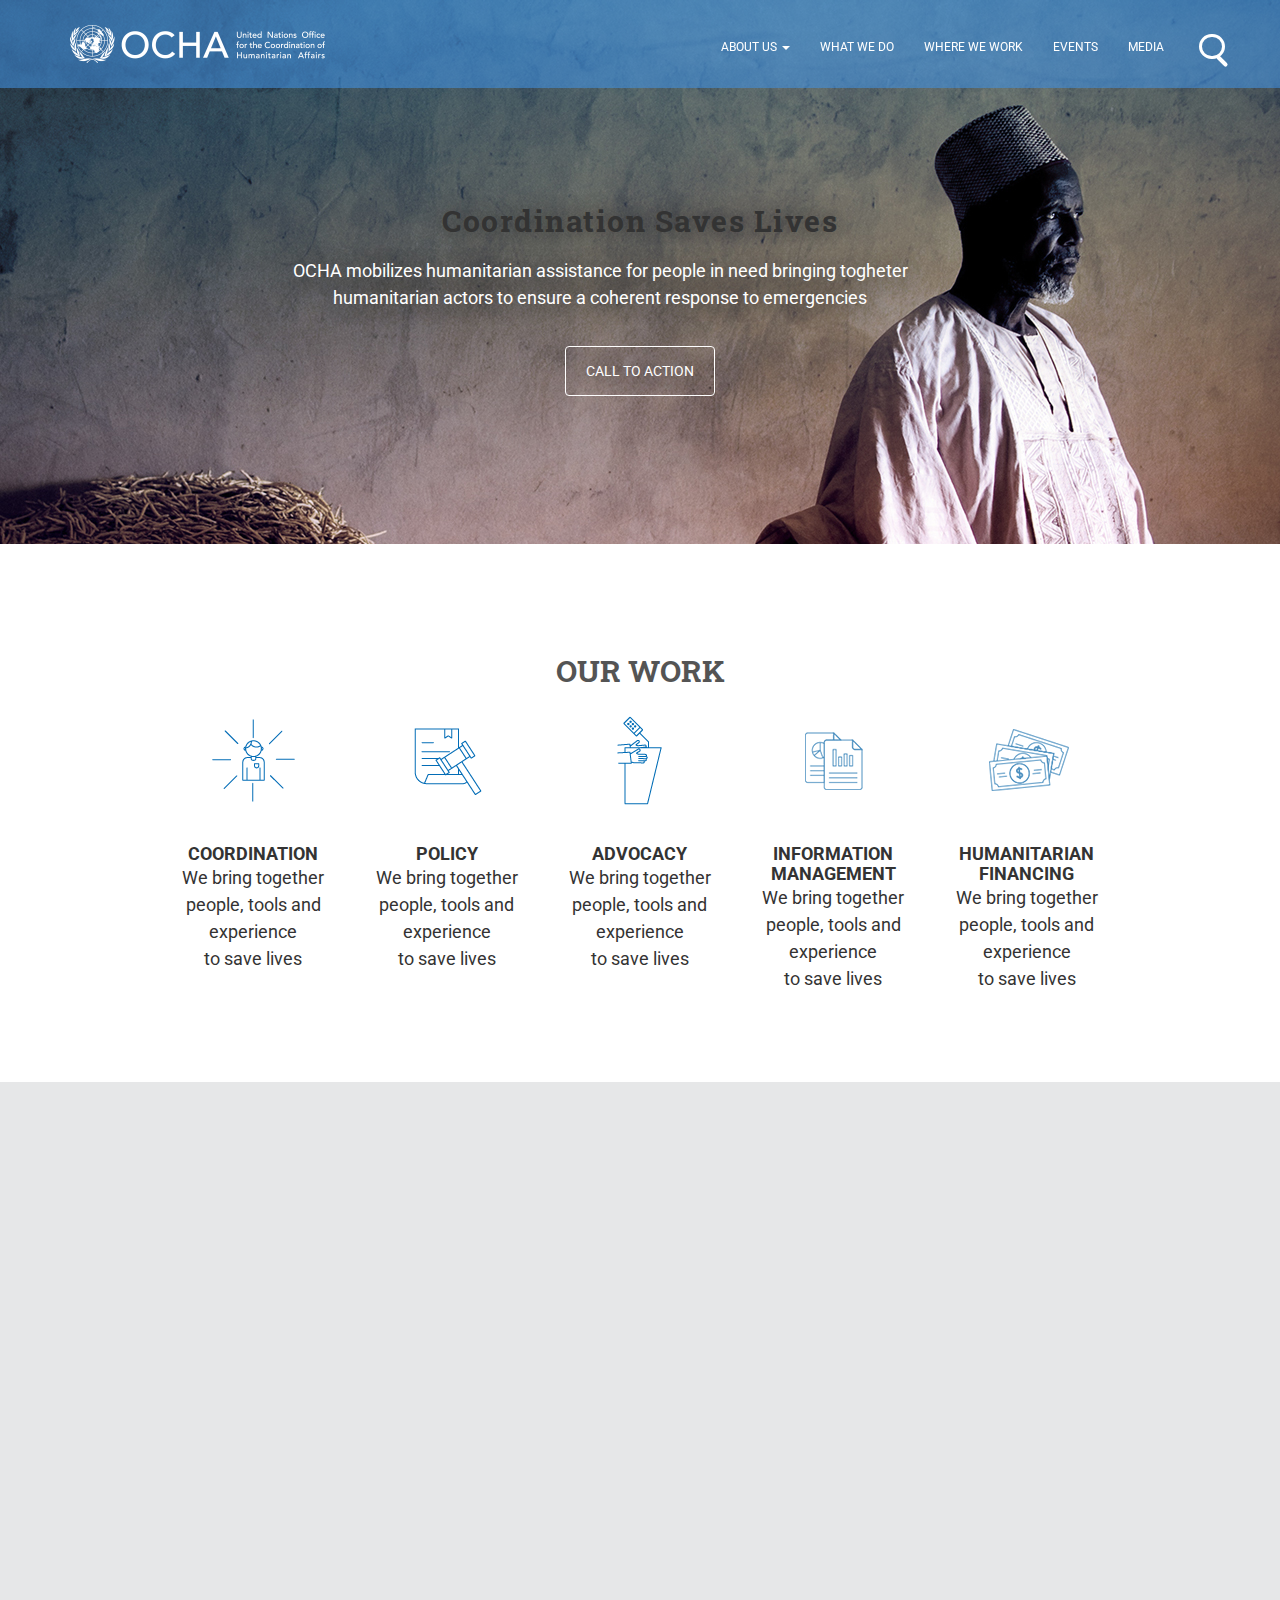
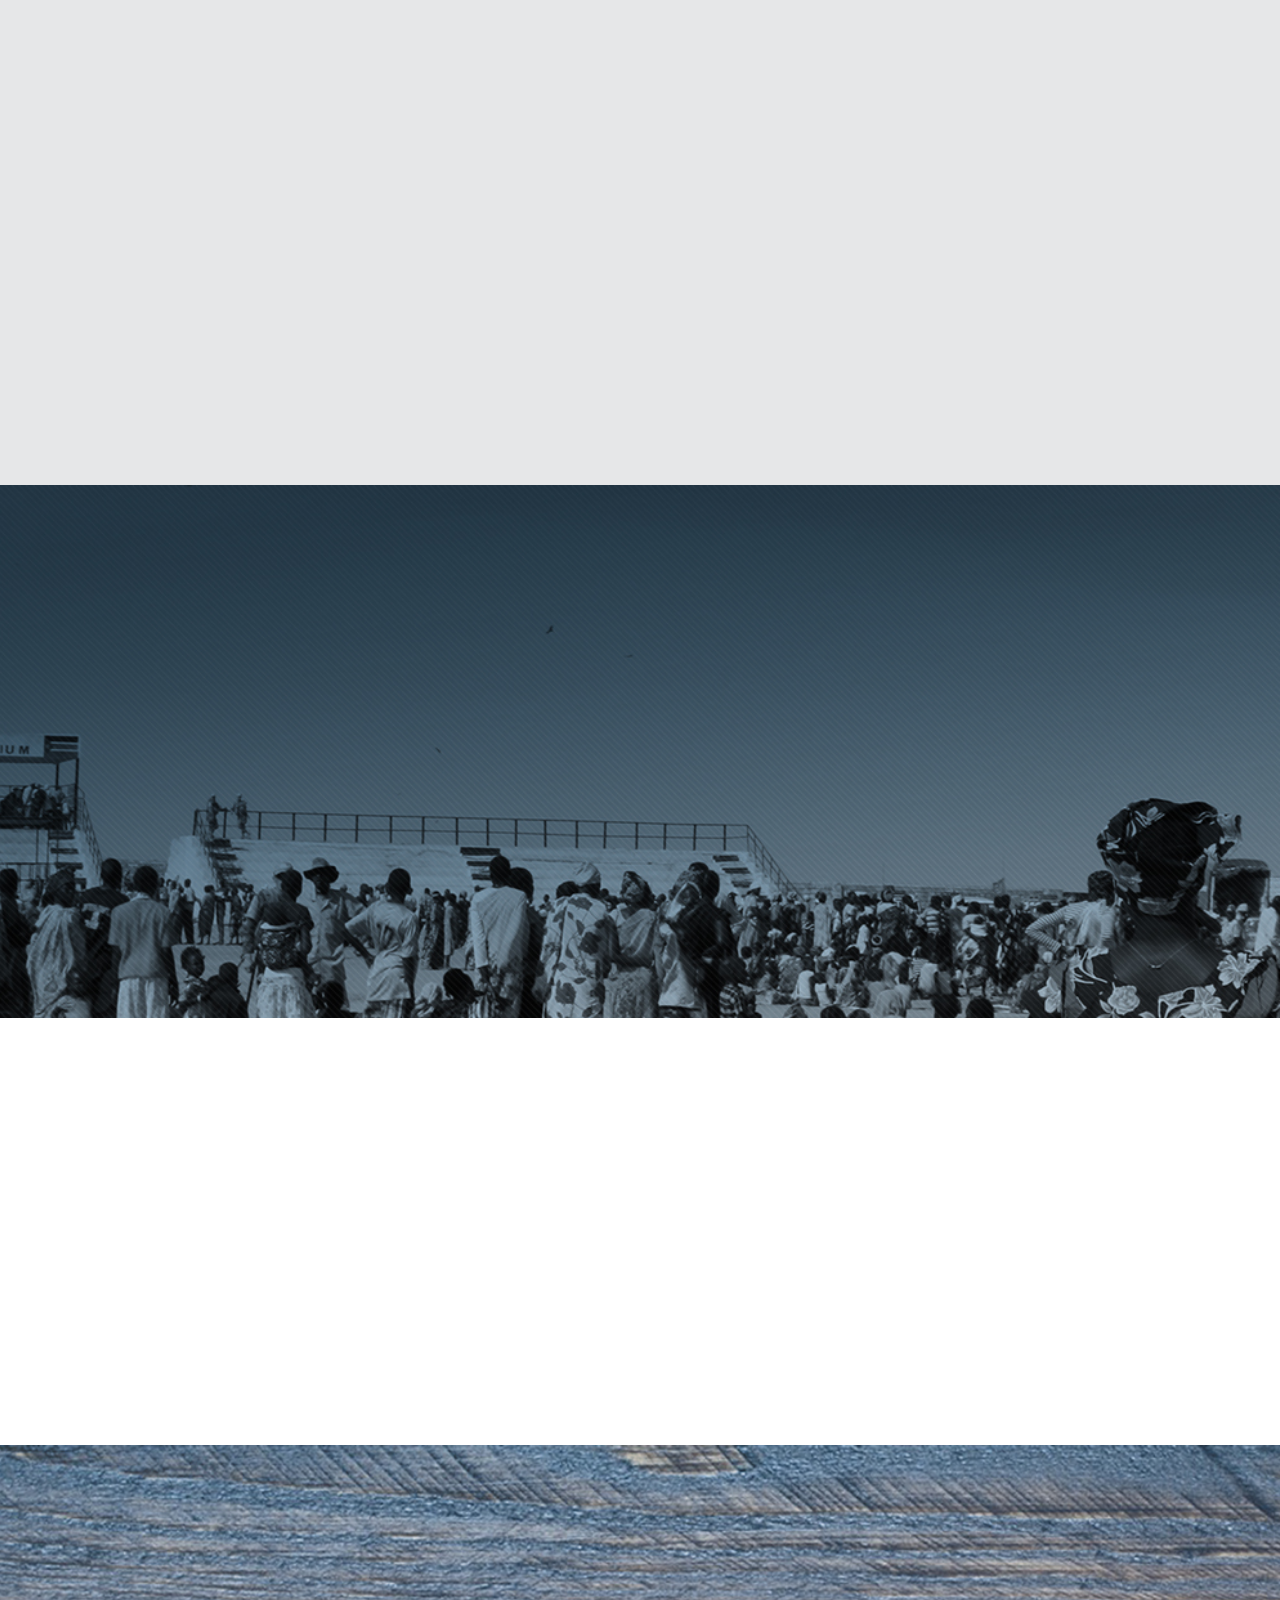
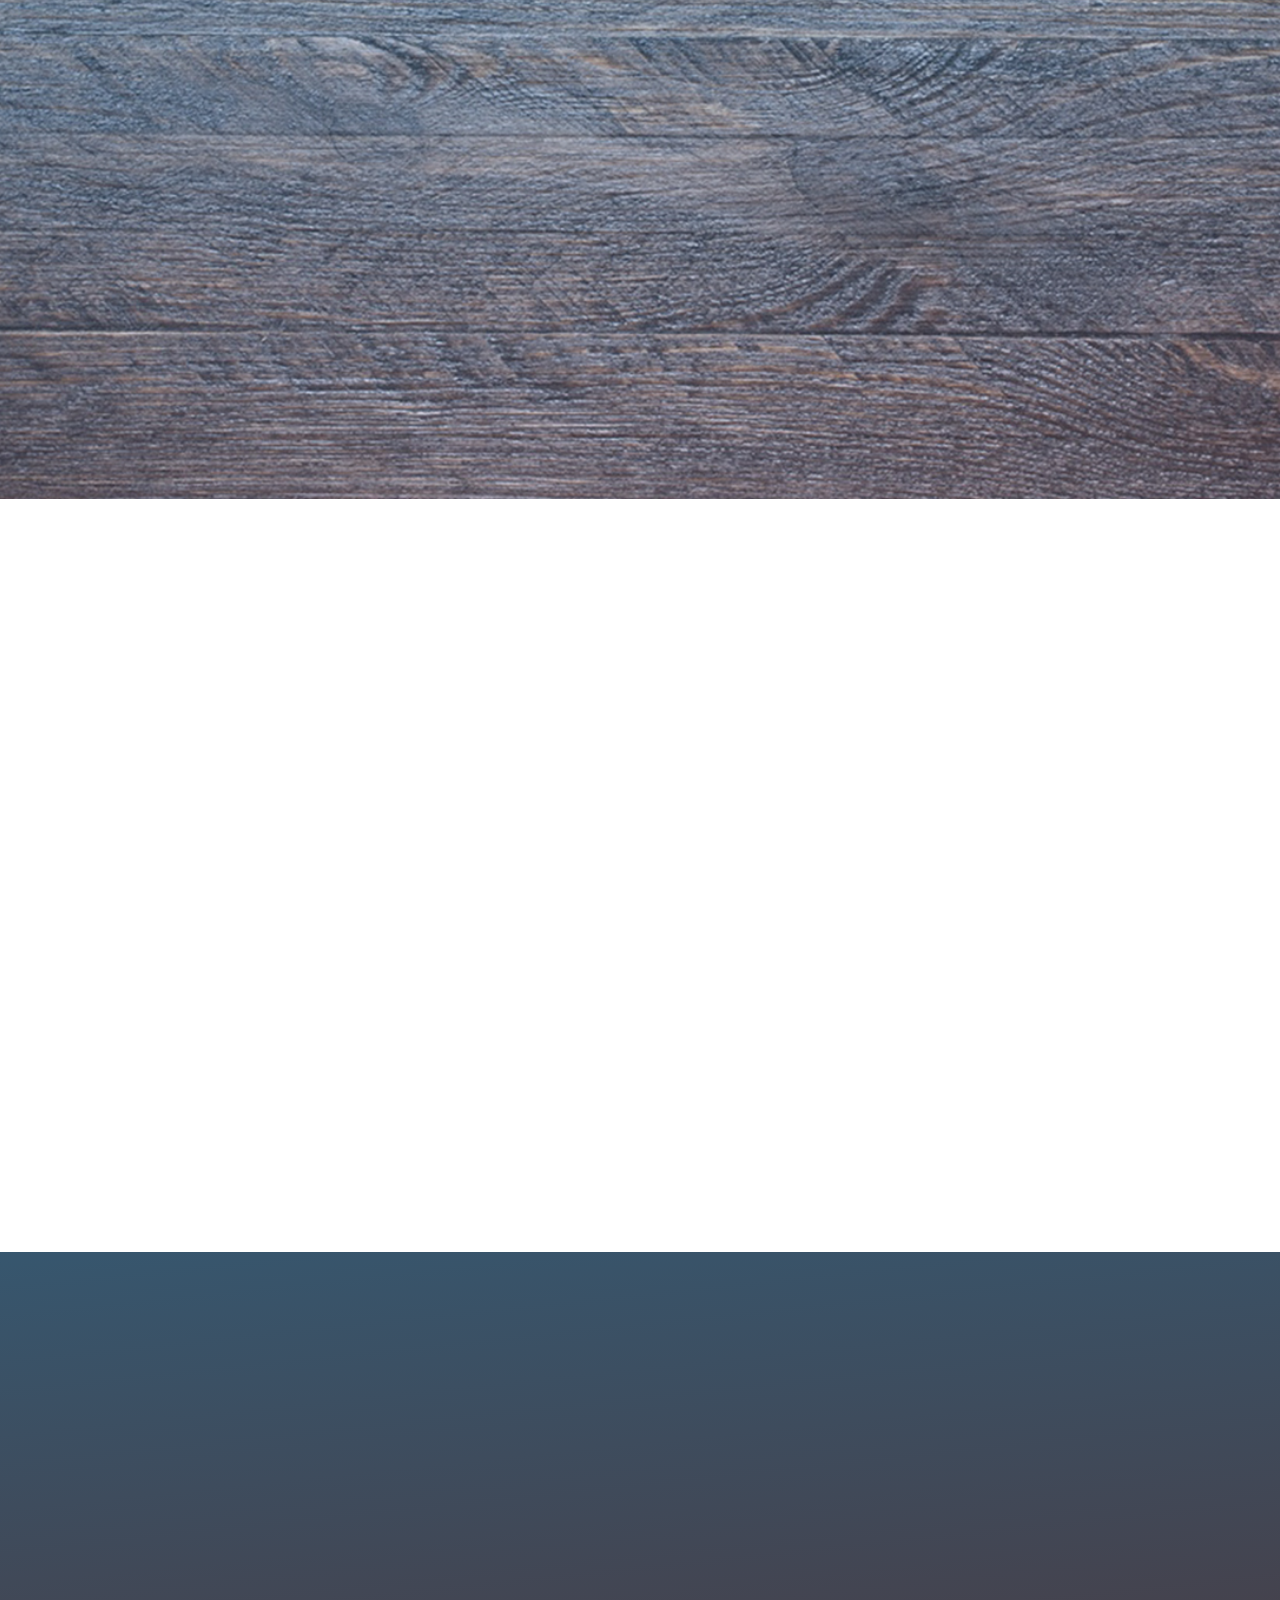
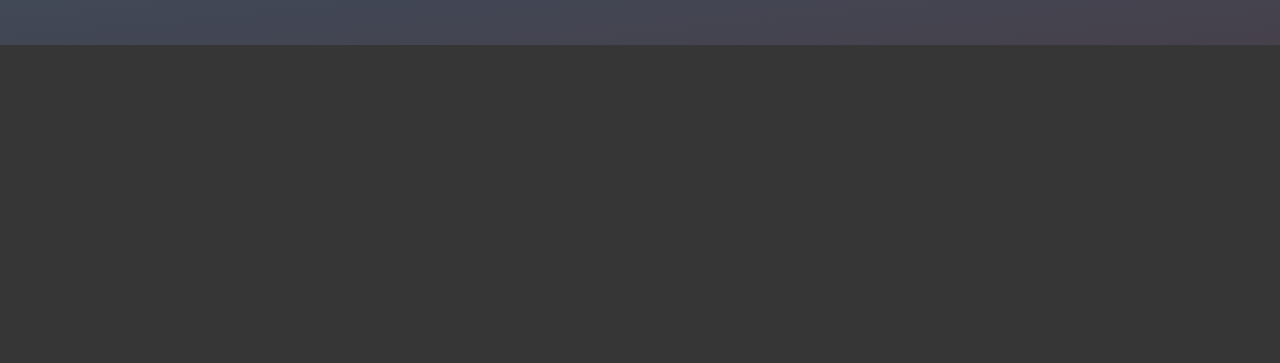
<file: index.html>
<!DOCTYPE html>
<html lang="en">

<head>
    <meta charset="utf-8">
    <meta name="viewport" content="width=device-width, initial-scale=1.0">
    <!-- Bootstrap CSS -->
    <link rel="stylesheet" media="screen" href="https://cdnjs.cloudflare.com/ajax/libs/twitter-bootstrap/3.3.6/css/bootstrap.min.css">
    <!-- Animate CSS -->
    <link rel="stylesheet" media="screen" href="css/animate.css">
    <!-- Custom CSS -->
    <link rel="stylesheet" media="screen" href="css/style.css">
    <!-- Fonts -->
    <link href="https://fonts.googleapis.com/css?family=Roboto+Slab:300,400,700|Roboto:400,400i,700" rel="stylesheet">
    <link href="https://fonts.googleapis.com/css?family=Crimson+Text:400i" rel="stylesheet">
    <link href="https://maxcdn.bootstrapcdn.com/font-awesome/4.2.0/css/font-awesome.min.css" rel="stylesheet">
    <title>United Nations OCHA</title>


</head>

<body>


    <!--NAV-->
    <nav class="navbar navbar-default navbar-fixed-top">
        <div class="container">
            <div class="navbar-header">
                <button type="button" class="navbar-toggle collapsed" data-toggle="collapse" data-target="#navbar" aria-expanded="false" aria-controls="navbar">
                    <span class="sr-only">Toggle navigation</span>
                    <span class="icon-bar top-bar"></span>
                    <span class="icon-bar middle-bar"></span>
                    <span class="icon-bar bottom-bar"></span>
                </button>
                <a class="navbar-brand" href="index.html"><img src="img/ocha_logo.png"></a>
            </div>
            <div id="navbar" class="navbar-collapse collapse">
                <ul class="nav navbar-nav navbar-right">
                    <li class="dropdown">
                        <a href="#" class="dropdown-toggle" data-toggle="dropdown" role="button" aria-haspopup="true" aria-expanded="false"><span>ABOUT US</span> <i class="caret"></i></a>
                        <ul class="dropdown-menu">
                            <li><a href="#">WHO WE ARE</a></li>
                            <li><a href="#">HOW ARE WE FOUNDED</a></li>
                            <li><a href="work-with-us.html">WORK WITH US</a></li>
                        </ul>
                    </li>
                    <li><a href="#"><span>WHAT WE DO</span></a></li>
                    <li><a href="#"><span>WHERE WE WORK</span></a></li>
                    <li><a href="#"><span>EVENTS</span></a></li>
                    <li><a href="#"><span>MEDIA</span></a></li>
                    <li>
                        <div class="search-container">
                            <div class="expSearchBox">
                                <div class="expSearchFrom">
                                    <input id="field" type="text" placeholder="Search here" />
                                    <div class="close">
                                        <span class="front"></span>
                                        <span class="back"></span>
                                    </div>
                                </div>
                            </div>
                        </div>
                    </li>





                </ul>
            </div>
            <!--/.nav-collapse -->
        </div>
    </nav>
    <!--HERO-->
    <div class="container-fluid ">
        <div class="row hero-img ">
            <div class="col-md-12 ">
                <div class="hero-content wow fadeInUp">
                    <h1>Coordination Saves Lives</h1>
                    <p>OCHA mobilizes humanitarian assistance for people in need bringing togheter humanitarian actors to ensure a coherent response to emergencies</p>
                    <a class="btn btn-white">CALL TO ACTION</a>
                </div>
            </div>
        </div>
    </div>
    <!--INTRO-->
    <div class="container padding-block">
        <div class="row wow fadeInUp">
            <div class="col-md-12">
                <h2 class="section-title" id="target">OUR WORK</h2>
            </div>
        </div>
        <div class="row wow fadeInUp">
            <div class="col-md-2 col-md-offset-1">
                <div class="intro">
                    <img class="img-responsive center-block" src="img/coordination_icon.png">

                    <h4>COORDINATION</h4>
                    <p>We bring together people, tools and experience to save lives</p>
                </div>
            </div>
            <div class="col-md-2">
                <div class="intro">
                    <img class="img-responsive center-block" src="img/policy_icon.png">

                    <h4>POLICY</h4>
                    <p>We bring together people, tools and experience to save lives</p>
                </div>
            </div>
            <div class="col-md-2">
                <div class="intro">
                    <img class="img-responsive center-block" src="img/advocacy_icon.png">

                    <h4>ADVOCACY</h4>
                    <p>We bring together people, tools and experience to save lives</p>
                </div>
            </div>
            <div class="col-md-2">
                <div class="intro">
                    <img class="img-responsive center-block" src="img/im_icon.png">

                    <h4>INFORMATION MANAGEMENT</h4>
                    <p>We bring together people, tools and experience to save lives</p>
                </div>
            </div>
            <div class="col-md-2">
                <div class="intro">
                    <img class="img-responsive center-block" src="img/financing_icon.png">

                    <h4>HUMANITARIAN FINANCING</h4>
                    <p>We bring together people, tools and experience to save lives</p>
                </div>
            </div>
        </div>

    </div>
    <!--NEWS-->
    <div class="container-fluid grey-bk padding-block">
        <div class="container">
            <div class="row wow fadeInUp">
                <div class="col-md-12">
                    <h2 class="section-title">NEWS AND UPDATES</h2>
                </div>
            </div>
            <div class="row wow fadeInUp ">
                <div class="col-md-4 col-sm-6 margin40-top-bottom news-thumbnail">
                    <a href="#">
                        <img class="img-responsive margin20-bottom" src="img/news1.jpg" />
                    </a>
                    <div><small class="grey">19 JUNE2016</small></div>
                    <h3><a href="#">This is the title</a></h3>
                    <p>Lorem ipsum dolor sit amet, consectetur adipisicing elit. Autem voluptate, iste minus veritatis eius voluptatem quas culpa distinctio ipsa voluptates obcaecati quaerat inventore beatae perferendis modi! Expedita rem ex explicabo.</p><a class="btn">read more</a>
                </div>
                <div class="col-md-4  col-sm-6 margin40-top-bottom news-thumbnail">
                    <a href="#">
                        <img class="img-responsive margin20-bottom" src="img/news2.jpg" />
                    </a>
                    <div><small class="grey">19 JUNE2016</small></div>
                    <h3><a href="#">This is the title</a></h3>
                    <p>Lorem ipsum dolor sit amet, consectetur adipisicing elit. Autem voluptate, iste minus veritatis eius voluptatem quas culpa distinctio ipsa voluptates obcaecati quaerat inventore beatae perferendis modi! Expedita rem ex explicabo.</p><a class="btn">read more</a>
                </div>
                <div class="col-md-4  col-sm-6 margin40-top-bottom news-thumbnail">
                    <a href="#">
                        <img class="img-responsive margin20-bottom" src="img/news3.jpg" />
                    </a>
                    <div><small class="grey">19 JUNE2016</small></div>
                    <h3><a href="#">This is the title</a></h3>
                    <p>Lorem ipsum dolor sit amet, consectetur adipisicing elit. Autem voluptate, iste minus veritatis eius voluptatem quas culpa distinctio ipsa voluptates obcaecati quaerat inventore beatae perferendis modi! Expedita rem ex explicabo.</p> <a class="btn">read more</a>
                </div>
            </div>

        </div>



    </div>
    <!--CRISIS-->
    <div class="container-fluid crisis-bk padding-block">
        <div class="row wow fadeInUp">
            <div class="col-md-12">
                <h2 class="section-title white no-margin no-padding">CURRENT EMERGENCIES</h2>
            </div>
        </div>
        <div class="container padding-block">

            <div class="row wow fadeInUp white text-center ">
                <div class="col-md-2 navigation-crisis">
                    <div class="center-vertically navigation-crisis-arrow wow fadeInUp center-block">
                        <span class="glyphicon glyphicon-menu-left" aria-hidden="true"></span>
                    </div>
                </div>
                <div class="col-md-2">
                    <div class="center-vertically crisis-item center-block">
                        <div>IRAQ</div>
                    </div>
                </div>
                <div class="col-md-2">
                    <div class="center-vertically crisis-item center-block">
                        <div>SOUTH SUDAN</div>
                    </div>
                </div>
                <div class="col-md-2">
                    <div class="center-vertically crisis-item center-block">
                        <div>SYRIA</div>
                    </div>
                </div>
                <div class="col-md-2">
                    <div class="center-vertically crisis-item center-block">
                        <div>YEMEN</div>
                    </div>
                </div>
                <div class="col-md-2 navigation-crisis">
                    <div class="center-vertically navigation-crisis-arrow wow fadeInUp center-block">
                        <span class="glyphicon glyphicon-menu-right" aria-hidden="true"></span>
                    </div>
                </div>
            </div>

        </div>
    </div>
    <!--TWITTER FEED-->
    <div class="container padding-block">
        <div class="row wow fadeInUp">
            <div class="col-md-12 margin40-top-bottom">
                <img class="img-responsive center-block" src="img/twitter.png" alt="@UNOCHA">

                <blockquote class="text-center">
                    <p class="center-block">Millions of children are not in school & 100s of hospitals are not functioning </p>
                    <footer>J. McGoldrick, <cite title="Source Title">@UNOCHA #Yemen.</cite></footer>
                </blockquote>
            </div>
        </div>
    </div>
    <!--MEDIA AND VACANCIES-->
    <div class="container-fluid media-bk">
        <div class="container padding-block">
            <div class="row wow fadeInUp grey-bk padding40 transparent border-radius">
                <div class="col-md-5">
                    <h3>MEDIA CENTER</h3>
                    <div class="row wow fadeInUp text-center margin20-top-bottom">
                        <div class="col-md-3 col-xs-6">
                            <a href=""><img class="light-blue-bk" src="img/photos.png">
                                <h5>PHOTOS</h5></a>
                        </div>
                        <div class="col-md-3 col-xs-6">
                            <a href=""><img class="light-blue-bk" src="img/video.png">
                                <h5>VIDEOS</h5></a>
                        </div>
                        <div class="col-md-3 col-xs-6">
                            <a href=""><img class="light-blue-bk" src="img/report.png">
                                <h5>PRESS RELEASES</h5></a>
                        </div>
                        <div class="col-md-3 col-xs-6">
                            <a href=""><img class="light-blue-bk" src="img/more-arrows.png">
                                <h5>MORE</h5></a>
                        </div>

                    </div>
                    <p> This section provides updates on OCHA’s activities; news releases; speeches and statements; media contacts; video footage; photos; and resources for journalists and others interested in keeping updated on OCHA's activities.</p>
                </div>
                <div class="col-md-5 col-md-offset-2">
                    <h3>VACANCIES</h3>
                    <div class="row wow fadeInUp margin20-top-bottom">
                        <div class="col-md-3 col-xs-6">
                            <a href=""><img class="light-blue-bk circle" src="img/vacancies.png"></a>
                        </div>
                        <div class="col-md-9">
                            <p class="margin20-top special-text">- Do you want to join our team? -</p>
                        </div>
                    </div>
                    <ul class="link-list">
                        <li><a href="#">Finance and Budget Officer</a></li>
                        <li><a href="#">Operations Support Officer (Roving)</a></li>
                        <li><a href="#">Humanitarian Affairs Officer</a></li>
                        <li><a href="#">Information Manager Officer</a></li>
                        <li><a href="#">Operations Support Officer (Roving)</a></li>
                    </ul>
                    <button type="button" class="btn btn-default">More vacancies</button>


                </div>
            </div>
        </div>
    </div>
    <!--PRESENCE-->
    <div class="container padding-block">
        <div class="row wow fadeInUp">
            <div class="col-md-12">
                <h2 class="section-title" id="target">DONORS RANKING</h2>
                <h4 class="text-center">PAID & PLEDGED in US$</h4>
                <img class="center-block img-responsive" src="img/donors-temporary.png" alt="">
            </div>
        </div>

    </div>
    <!--NEWSLETTER-->
    <div class="container-fluid padding-block dark-blue-bk">
        <div class="row wow fadeInUp newsletter">
            <div class="col-md-12 text-center white">
                <h2 class="section-title white">SUBSCRIBE TO OUR NEWSLETTER</h2>
                <div class="input-group input-group-lg margin20-top-bottom">
                    <span class="input-group-addon" id="sizing-addon1"><i class="fa fa-envelope-o"></i></span>
                    <input type="text" class="form-control" placeholder="email" aria-describedby="sizing-addon1">
                </div>
                <p class="white">Want to hear latest news about OCHA?</p>
                <small>Follow us and keep updated!</small>

            </div>
        </div>
    </div>
    <!--FOOTER-->
    <div class="container-fluid black-bk footer">
        <div class="container">
            <div class="row wow fadeInUp">
                <div class="col-md-3 white">
                    <h4 class="white">CONTACT</h4>
                    <a href="#">Funding</a>
                    <br/>
                    <a href="#">Private Sector</a>
                    <br/>
                    <a href="#">Policy and Events</a>
                    <br/>
                    <a href="#">Press Office</a>
                    <br/>
                    <a href="#">Coordination Mechanisms</a>
                </div>
                <div class="col-md-3 white ">
                    <h4 class="white">PARTNERS</h4>
                    <div class="social">
                        <ul class="partners">
                            <li>
                                <a href="#" class="link-list"><img src="img/CERF.png" alt="CERF"></a>
                            </li>
                            <li>
                                <a href="#" class="link-list"><img src="img/Gdacs.png" alt="Gdacs"></a>
                            </li>
                            <li>
                                <a href="#" class="link-list"><img src="img/HDX.png" alt="HDX"></a>
                            </li>
                            <li>
                                <a href="#" class="link-list"><img src="img/IASC.png" alt="IASC"></a>
                            </li>
                            <li>
                                <a href="#" class="link-list"><img src="img/INSARAG.png" alt="INSARAG"></a>
                            </li>
                            <li>
                                <a href="#" class="link-list"><img src="img/Redhum.png" alt="Redhum"></a>
                            </li>
                            <li>
                                <a href="#" class="link-list"><img src="img/Reliefweb.png" alt="Reliefweb"></a>
                            </li>
                            <li>
                                <a href="#" class="link-list"><img src="img/WHS.png" alt="WHS"></a>
                            </li>

                        </ul>
                    </div>
                </div>
                <div class="col-md-3 white ">
                    <h4 class="white">SOCIAL</h4>
                    <div class="social">
                        <ul>
                            <li><a href="#"><i class="fa fa-lg fa-facebook"></i></a></li>
                            <li><a href="#"><i class="fa fa-lg fa-twitter"></i></a></li>
                            <li><a href="#"><i class="fa fa-lg fa-google-plus"></i></a></li>
                            <li><a href="#"><i class="fa fa-lg fa-linkedin"></i></a></li>
                            <li><a href="#"><i class="fa fa-lg fa-instagram"></i></a></li>
                            <li><a href="#"><i class="fa fa-lg fa-youtube"></i></a></li>
                            <li><a href="#"><i class="fa fa-lg fa-behance"></i></a></li>
                        </ul>
                    </div>
                </div>
                <div class="col-md-3 white ">
                    <h4 class="white">THEMES</h4>
                    <ul>
                        <li>
                            <li><a href="#">Displacement</a></li>
                            <li><a href="#">Emergency Preparedness</a></li>
                            <li><a href="#">Emergency Response</a></li>
                            <li><a href="#">Environmental Emergencies</a></li>
                            <li><a href="#">Evaluations of Humanitarian Response</a></li>
                            <li><a href="#">Explosive weapons in populated areas</a></li>
                            <!--
                            <li><a href="#">Food security</a></li>
                            <li><a href="#">Humanitarian Access</a></li>
                            <li><a href="#">Humanitarian Civil-Military Coordination</a></li>
                            <li><a href="#">Humanitarian Development Nexus</a></li>
-->
                            <li><a href="#" id="orange">More <i class="glyphicon glyphicon-menu-right"></i></a></li>
                    </ul>
                </div>
            </div>
        </div>
    </div>
    <!--JS-->
    <!-- jQuery -->
    <script src="https://cdnjs.cloudflare.com/ajax/libs/jquery/1.11.3/jquery.min.js"></script>
    <!-- Bootstrap JS -->
    <script src="https://cdnjs.cloudflare.com/ajax/libs/twitter-bootstrap/3.3.6/js/bootstrap.min.js"></script>
    <!-- No More Lonely Words -->
    <script src="js/noMoreLonelyWords.js"></script>
    <!--Header transparency-->
    <script>
        $(document).ready(function () {
            $(window).scroll(function () {
                if ($(document).scrollTop() > 100) {
                    $(".navbar").css("background", "rgba(2, 108, 182, 1)");
                } else {
                    $(".navbar").css("background", "rgba(2, 108, 182, .6)");
                }
            });
        });
    </script>

    <!--Animate elements when scroll-->
    <script src="js/wow.js"></script>
    <script>
        new WOW().init();
    </script>

</body>

</html>
</file>
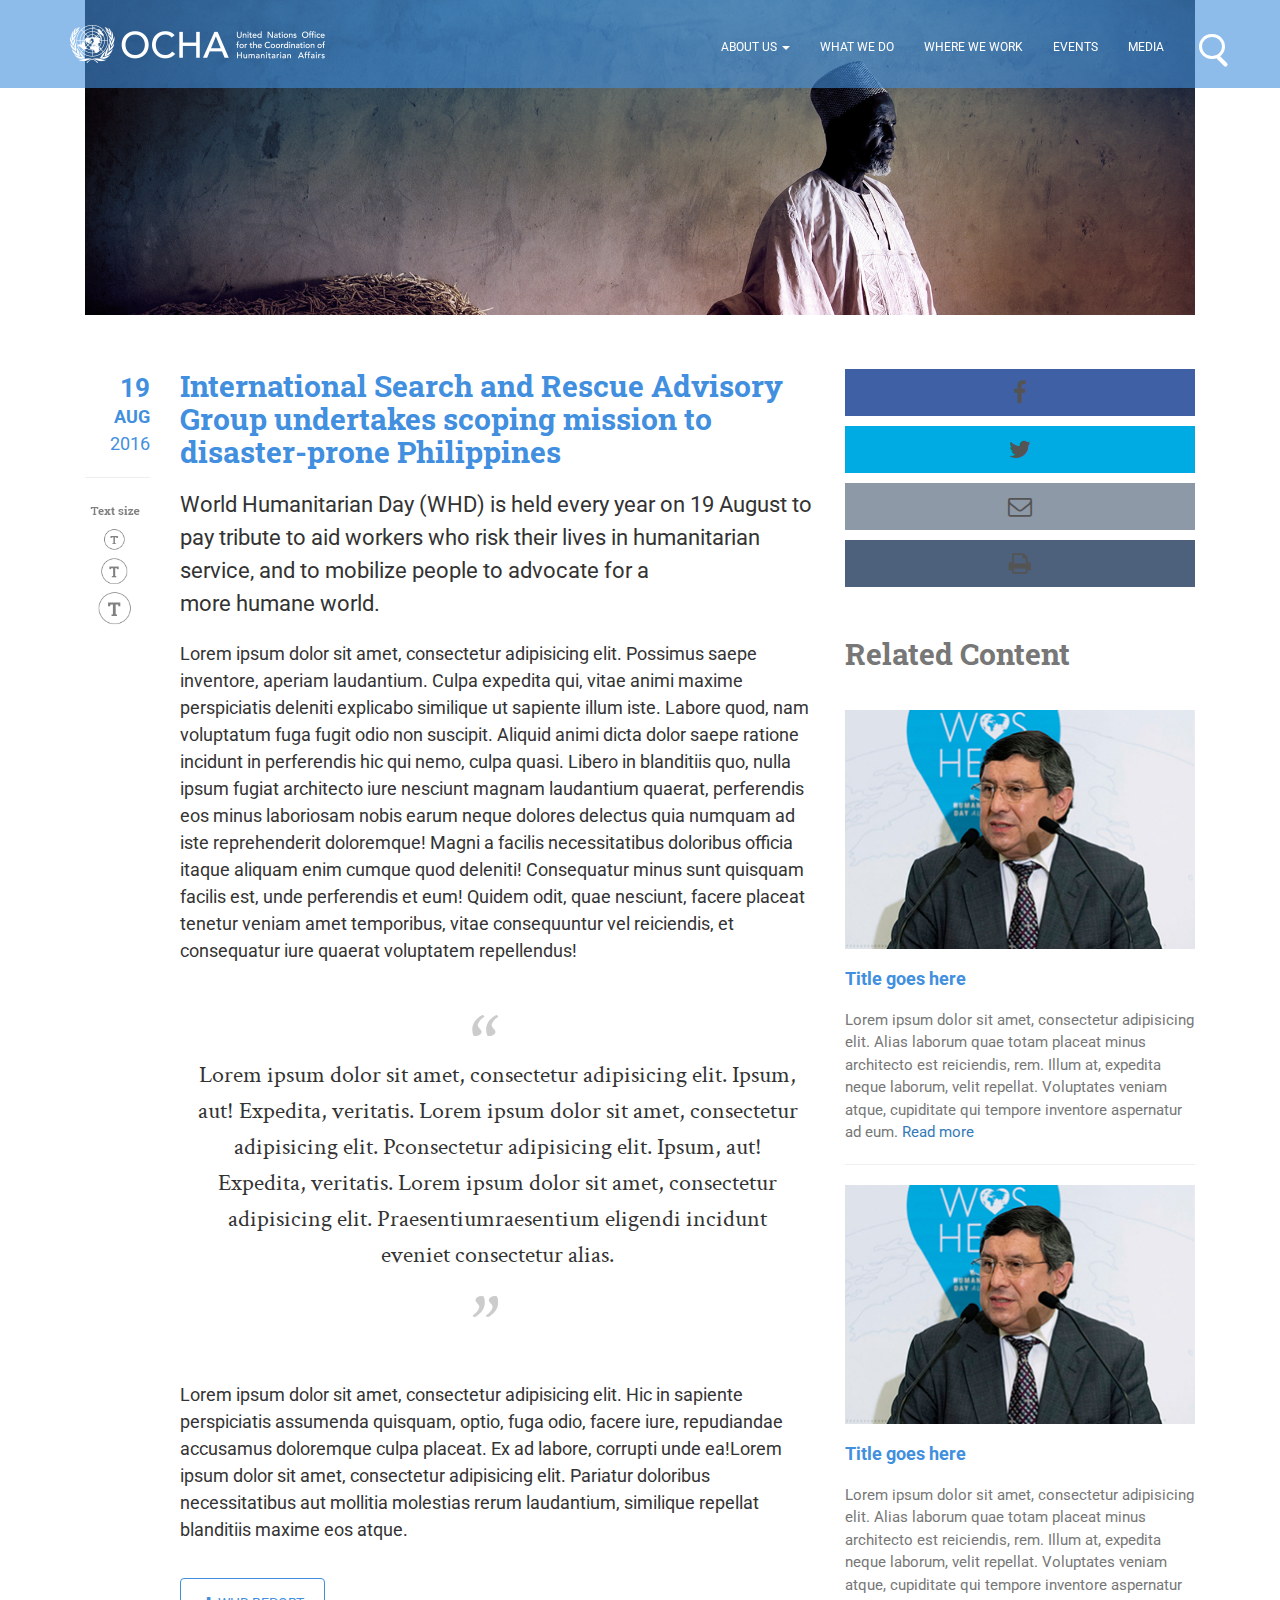
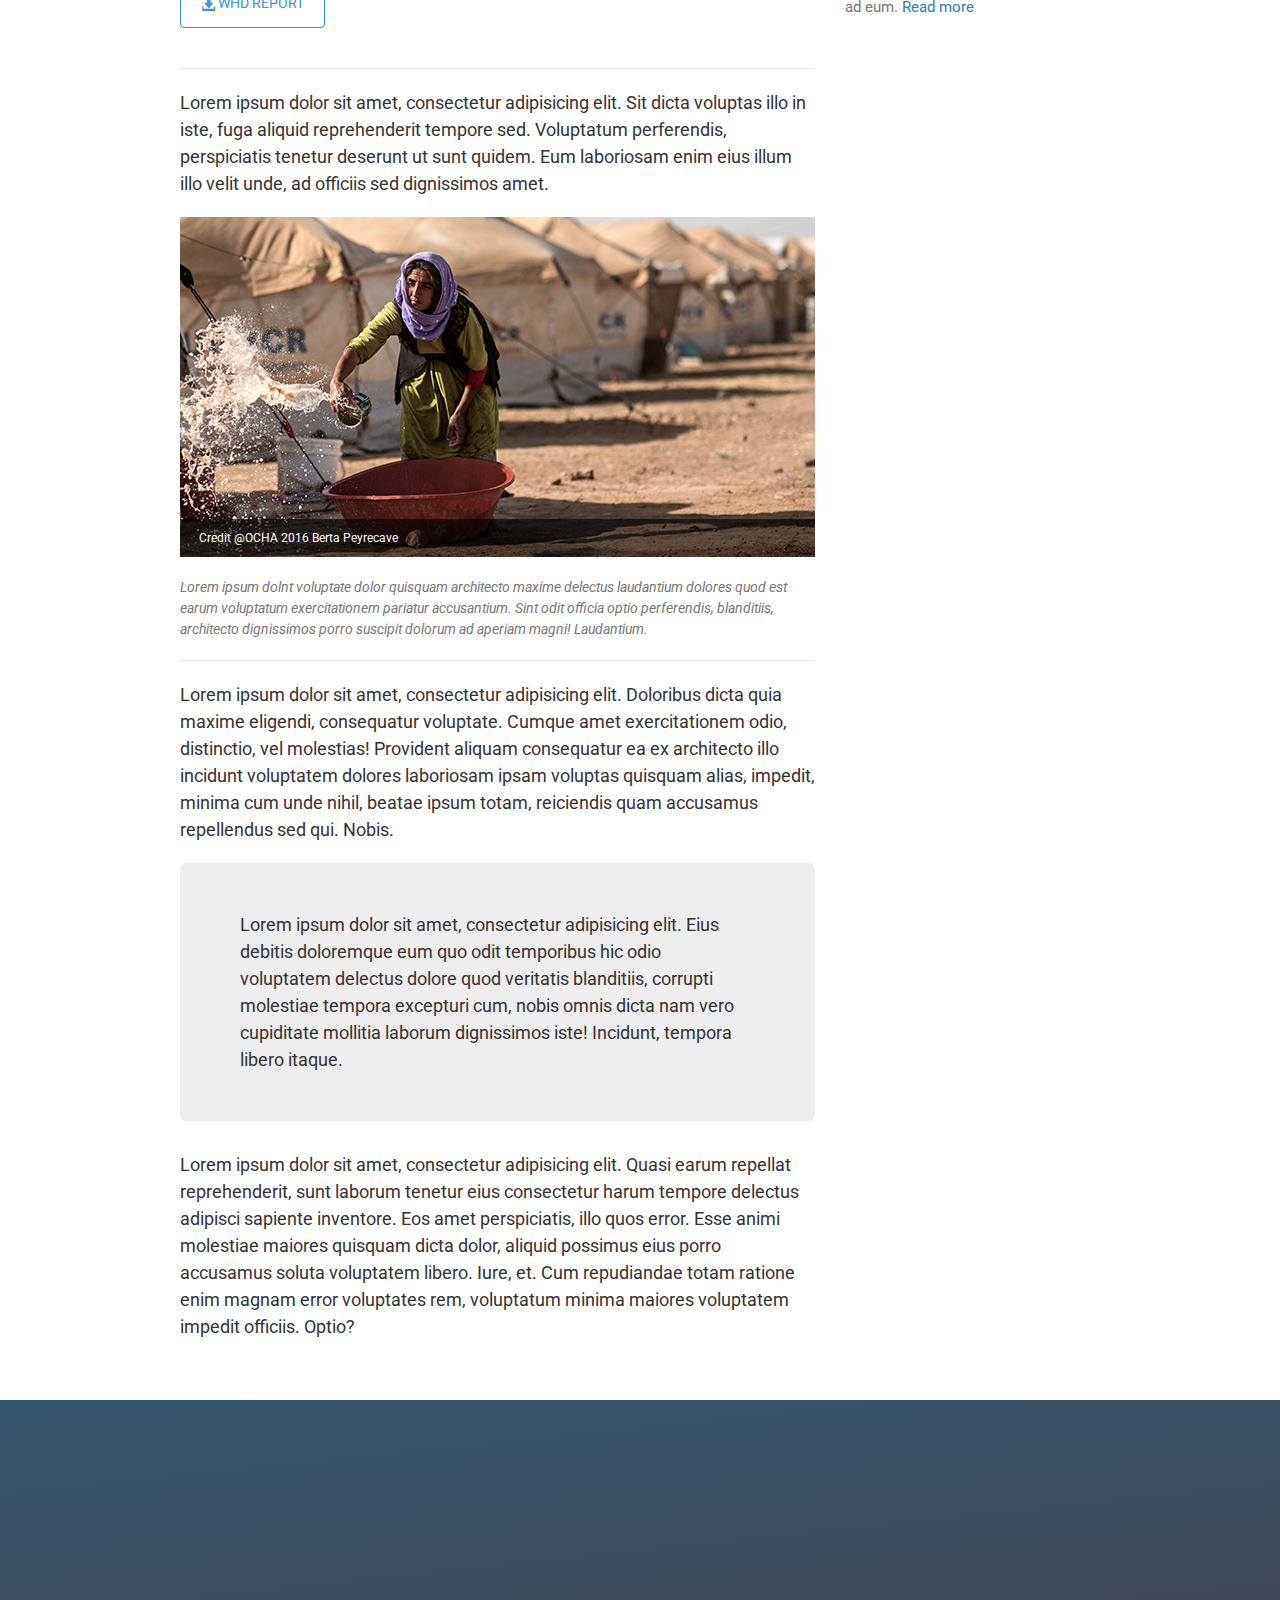
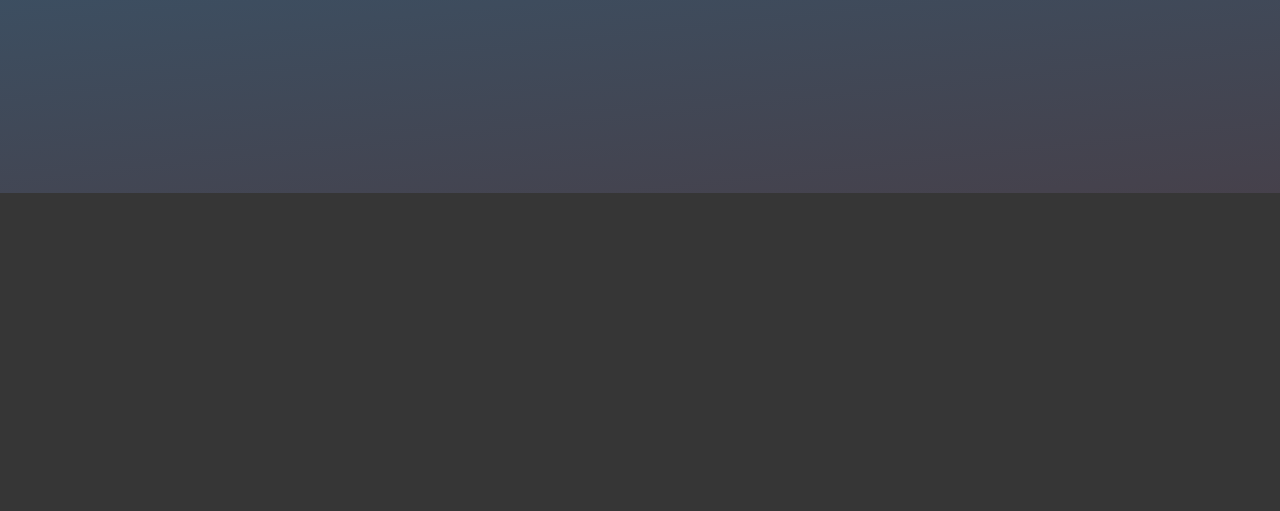
<file: 3columns-page.html>
<!DOCTYPE html>
<html lang="en">

<head>
    <meta charset="utf-8">
    <meta name="viewport" content="width=device-width, initial-scale=1.0">
    <!-- Bootstrap CSS -->
    <link rel="stylesheet" media="screen" href="https://cdnjs.cloudflare.com/ajax/libs/twitter-bootstrap/3.3.6/css/bootstrap.min.css">
    <!-- Animate CSS -->
    <link rel="stylesheet" media="screen" href="css/animate.css">
    <!-- Custom CSS -->
    <link rel="stylesheet" media="screen" href="css/style.css">
    <!-- Fonts -->
    <link href="https://fonts.googleapis.com/css?family=Roboto+Slab:300,400,700|Roboto:400,400i,700" rel="stylesheet">
    <link href="https://fonts.googleapis.com/css?family=Crimson+Text:400i" rel="stylesheet">
    <link href="https://maxcdn.bootstrapcdn.com/font-awesome/4.2.0/css/font-awesome.min.css" rel="stylesheet">
    <title>United Nations OCHA - Work with us</title>


</head>

<body>


    <!--NAV-->
    <nav class="navbar navbar-default navbar-fixed-top">
        <div class="container">
            <div class="navbar-header">
                <button type="button" class="navbar-toggle collapsed" data-toggle="collapse" data-target="#navbar" aria-expanded="false" aria-controls="navbar">
                    <span class="sr-only">Toggle navigation</span>
                    <span class="icon-bar top-bar"></span>
                    <span class="icon-bar middle-bar"></span>
                    <span class="icon-bar bottom-bar"></span>
                </button>
                <a class="navbar-brand" href="index.html"><img src="img/ocha_logo.png"></a>
            </div>
            <div id="navbar" class="navbar-collapse collapse">
                <ul class="nav navbar-nav navbar-right">
                    <li class="dropdown">
                        <a href="#" class="dropdown-toggle" data-toggle="dropdown" role="button" aria-haspopup="true" aria-expanded="false"><span>ABOUT US</span> <i class="caret"></i></a>
                        <ul class="dropdown-menu">
                            <li><a href="#">WHO WE ARE</a></li>
                            <li><a href="#">HOW ARE WE FOUNDED</a></li>
                            <li><a href="work-with-us.html">WORK WITH US</a></li>
                        </ul>
                    </li>
                    <li><a href="#"><span>WHAT WE DO</span></a></li>
                    <li><a href="#"><span>WHERE WE WORK</span></a></li>
                    <li><a href="#"><span>EVENTS</span></a></li>
                    <li><a href="#"><span>MEDIA</span></a></li>
                    <li>
                        <div class="search-container">
                            <div class="expSearchBox">
                                <div class="expSearchFrom">
                                    <input id="field" type="text" placeholder="Search here" />
                                    <div class="close">
                                        <span class="front"></span>
                                        <span class="back"></span>
                                    </div>
                                </div>
                            </div>
                        </div>
                    </li>





                </ul>
            </div>
            <!--/.nav-collapse -->
        </div>
    </nav>
    <!--Top Banner-->
    <div class="container article">
        <div class="col-md-12">
            <img class="img-responsive" src="img/hero_image.jpg" alt="">
        </div>

    </div>

    <div class="container">
        <!--LEFT COLUMN-->
        <div class="col-md-1 date">
            <div class='day'>19</div>
            <div class='month'>AUG</div>
            <div class='year'>2016</div>
            <hr>
            <img src="img/temporary-text-size.png" alt="" width="60" class="visible-lg visible-md">
        </div>

        <!--CENTER COLUMN *main*-->
        <div class="col-md-7 margin20-bottom">

            <h2 class="title-article">International Search and Rescue Advisory Group undertakes scoping mission to disaster-prone Philippines</h2>
            <p class="intro-article">World Humanitarian Day (WHD) is held every year on 19 August to pay tribute to aid workers who risk their lives in humanitarian service, and to mobilize people to advocate for a more humane world.</p>
            <p>
                Lorem ipsum dolor sit amet, consectetur adipisicing elit. Possimus saepe inventore, aperiam laudantium. Culpa expedita qui, vitae animi maxime perspiciatis deleniti explicabo similique ut sapiente illum iste. Labore quod, nam voluptatum fuga fugit odio non suscipit. Aliquid animi dicta dolor saepe ratione incidunt in perferendis hic qui nemo, culpa quasi. Libero in blanditiis quo, nulla ipsum fugiat architecto iure nesciunt magnam laudantium quaerat, perferendis eos minus laboriosam nobis earum neque dolores delectus quia numquam ad iste reprehenderit doloremque! Magni a facilis necessitatibus doloribus officia itaque aliquam enim cumque quod deleniti! Consequatur minus sunt quisquam facilis est, unde perferendis et eum! Quidem odit, quae nesciunt, facere placeat tenetur veniam amet temporibus, vitae consequuntur vel reiciendis, et consequatur iure quaerat voluptatem repellendus!
            </p>
            <p class="quote">Lorem ipsum dolor sit amet, consectetur adipisicing elit. Ipsum, aut! Expedita, veritatis. Lorem ipsum dolor sit amet, consectetur adipisicing elit. Pconsectetur adipisicing elit. Ipsum, aut! Expedita, veritatis. Lorem ipsum dolor sit amet, consectetur adipisicing elit. Praesentiumraesentium eligendi incidunt eveniet consectetur alias.</p>
            <p>Lorem ipsum dolor sit amet, consectetur adipisicing elit. Hic in sapiente perspiciatis assumenda quisquam, optio, fuga odio, facere iure, repudiandae accusamus doloremque culpa placeat. Ex ad labore, corrupti unde ea!Lorem ipsum dolor sit amet, consectetur adipisicing elit. Pariatur doloribus necessitatibus aut mollitia molestias rerum laudantium, similique repellat blanditiis maxime eos atque.</p>
            <a href="#" class="btn btn-lg">
                <span class="glyphicon glyphicon-download-alt"></span> WHD Report
            </a>
            <hr>
            <p>Lorem ipsum dolor sit amet, consectetur adipisicing elit. Sit dicta voluptas illo in iste, fuga aliquid reprehenderit tempore sed. Voluptatum perferendis, perspiciatis tenetur deserunt ut sunt quidem. Eum laboriosam enim eius illum illo velit unde, ad officiis sed dignissimos amet.</p>
            <div class="picture">
                <img class="img-responsive" src="img/photo-article.png" alt="">
                <div class="caption-credit">Credit @OCHA 2016 Berta Peyrecave</div>
            </div>
            <div class="caption">Lorem ipsum dolnt voluptate dolor quisquam architecto maxime delectus laudantium dolores quod est earum voluptatum exercitationem pariatur accusantium. Sint odit officia optio perferendis, blanditiis, architecto dignissimos porro suscipit dolorum ad aperiam magni! Laudantium.</div>
            <hr>
            <p>Lorem ipsum dolor sit amet, consectetur adipisicing elit. Doloribus dicta quia maxime eligendi, consequatur voluptate. Cumque amet exercitationem odio, distinctio, vel molestias! Provident aliquam consequatur ea ex architecto illo incidunt voluptatem dolores laboriosam ipsam voluptas quisquam alias, impedit, minima cum unde nihil, beatae ipsum totam, reiciendis quam accusamus repellendus sed qui. Nobis.</p>
            <div class="jumbotron">Lorem ipsum dolor sit amet, consectetur adipisicing elit. Eius debitis doloremque eum quo odit temporibus hic odio voluptatem delectus dolore quod veritatis blanditiis, corrupti molestiae tempora excepturi cum, nobis omnis dicta nam vero cupiditate mollitia laborum dignissimos iste! Incidunt, tempora libero itaque.</div>
            <p>Lorem ipsum dolor sit amet, consectetur adipisicing elit. Quasi earum repellat reprehenderit, sunt laborum tenetur eius consectetur harum tempore delectus adipisci sapiente inventore. Eos amet perspiciatis, illo quos error. Esse animi molestiae maiores quisquam dicta dolor, aliquid possimus eius porro accusamus soluta voluptatem libero. Iure, et. Cum repudiandae totam ratione enim magnam error voluptates rem, voluptatum minima maiores voluptatem impedit officiis. Optio?</p>
        </div>
        <!--RIGHT COLUMN-->
        <div class="col-md-4">
            <div class="article-share fb-color"><a href="#"><i class="fa fa-lg fa-facebook"></i></a></div>
            <div class="article-share tw-color"><a href="#"><i class="fa fa-lg fa-twitter"></i></a></div>
            <div class="article-share mail-color"><a href="#"><i class="fa fa-lg fa-envelope-o"></i></a></div>
            <div class="article-share print-color"><a href="#"><i class="fa fa-lg fa-print"></i></a></div>
            <div class="related">
                <h2>Related Content</h2>
                <div>
                    <img class="img-responsive" src="img/sidebarimg.png" alt="">
                    <h4>Title goes here</h4>
                    <div class='paragraph'>Lorem ipsum dolor sit amet, consectetur adipisicing elit. Alias laborum quae totam placeat minus architecto est reiciendis, rem. Illum at, expedita neque laborum, velit repellat. Voluptates veniam atque, cupiditate qui tempore inventore aspernatur ad eum. <a href="#">Read more</a></div>
                </div>
                <hr>
                <div>
                    <img class="img-responsive" src="img/sidebarimg.png" alt="">
                    <h4>Title goes here</h4>
                    <div class='paragraph'>Lorem ipsum dolor sit amet, consectetur adipisicing elit. Alias laborum quae totam placeat minus architecto est reiciendis, rem. Illum at, expedita neque laborum, velit repellat. Voluptates veniam atque, cupiditate qui tempore inventore aspernatur ad eum. <a href="#">Read more</a></div>
                </div>

            </div>
        </div>

    </div>


    <!--NEWSLETTER-->
    <div class="container-fluid padding-block dark-blue-bk">
        <div class="row wow fadeInUp newsletter">
            <div class="col-md-12 text-center white">
                <h2 class="section-title white">SUBSCRIBE TO OUR NEWSLETTER</h2>
                <div class="input-group input-group-lg margin20-top-bottom">
                    <span class="input-group-addon" id="sizing-addon1"><i class="fa fa-envelope-o"></i></span>
                    <input type="text" class="form-control" placeholder="email" aria-describedby="sizing-addon1">
                </div>
                <p class="white">Want to hear latest news about OCHA?</p>
                <small>Follow us and keep updated!</small>

            </div>
        </div>
    </div>
    <!--FOOTER-->
    <div class="container-fluid black-bk footer">
        <div class="container">
            <div class="row wow fadeInUp">
                <div class="col-md-3 white">
                    <h4 class="white">CONTACT</h4>
                    <a href="#">Funding</a>
                    <br/>
                    <a href="#">Private Sector</a>
                    <br/>
                    <a href="#">Policy and Events</a>
                    <br/>
                    <a href="#">Press Office</a>
                    <br/>
                    <a href="#">Coordination Mechanisms</a>
                </div>
                <div class="col-md-3 white ">
                    <h4 class="white">PARTNERS</h4>
                    <div class="social">
                        <ul class="partners">
                            <li>
                                <a href="#" class="link-list"><img src="img/CERF.png" alt="CERF"></a>
                            </li>
                            <li>
                                <a href="#" class="link-list"><img src="img/Gdacs.png" alt="Gdacs"></a>
                            </li>
                            <li>
                                <a href="#" class="link-list"><img src="img/HDX.png" alt="HDX"></a>
                            </li>
                            <li>
                                <a href="#" class="link-list"><img src="img/IASC.png" alt="IASC"></a>
                            </li>
                            <li>
                                <a href="#" class="link-list"><img src="img/INSARAG.png" alt="INSARAG"></a>
                            </li>
                            <li>
                                <a href="#" class="link-list"><img src="img/Redhum.png" alt="Redhum"></a>
                            </li>
                            <li>
                                <a href="#" class="link-list"><img src="img/Reliefweb.png" alt="Reliefweb"></a>
                            </li>
                            <li>
                                <a href="#" class="link-list"><img src="img/WHS.png" alt="WHS"></a>
                            </li>

                        </ul>
                    </div>
                </div>
                <div class="col-md-3 white ">
                    <h4 class="white">SOCIAL</h4>
                    <div class="social">
                        <ul>
                            <li><a href="#"><i class="fa fa-lg fa-facebook"></i></a></li>
                            <li><a href="#"><i class="fa fa-lg fa-twitter"></i></a></li>
                            <li><a href="#"><i class="fa fa-lg fa-google-plus"></i></a></li>
                            <li><a href="#"><i class="fa fa-lg fa-linkedin"></i></a></li>
                            <li><a href="#"><i class="fa fa-lg fa-instagram"></i></a></li>
                            <li><a href="#"><i class="fa fa-lg fa-youtube"></i></a></li>
                            <li><a href="#"><i class="fa fa-lg fa-behance"></i></a></li>
                        </ul>
                    </div>
                </div>
                <div class="col-md-3 white ">
                    <h4 class="white">THEMES</h4>
                    <ul>
                        <li>
                            <li><a href="#">Displacement</a></li>
                            <li><a href="#">Emergency Preparedness</a></li>
                            <li><a href="#">Emergency Response</a></li>
                            <li><a href="#">Environmental Emergencies</a></li>
                            <li><a href="#">Evaluations of Humanitarian Response</a></li>
                            <li><a href="#">Explosive weapons in populated areas</a></li>
                            <!--
                            <li><a href="#">Food security</a></li>
                            <li><a href="#">Humanitarian Access</a></li>
                            <li><a href="#">Humanitarian Civil-Military Coordination</a></li>
                            <li><a href="#">Humanitarian Development Nexus</a></li>
-->
                            <li><a href="#" id="orange">More <i class="glyphicon glyphicon-menu-right"></i></a></li>
                    </ul>
                </div>
            </div>
        </div>
    </div>
    <!--JS-->
    <!-- jQuery -->
    <script src="https://cdnjs.cloudflare.com/ajax/libs/jquery/1.11.3/jquery.min.js"></script>
    <!-- Bootstrap JS -->
    <script src="https://cdnjs.cloudflare.com/ajax/libs/twitter-bootstrap/3.3.6/js/bootstrap.min.js"></script>
    <!-- No More Lonely Words -->
    <script src="js/noMoreLonelyWords.js"></script>
    <!--Header transparency-->
    <script>
        $(document).ready(function () {
            $(window).scroll(function () {
                if ($(document).scrollTop() > 100) {
                    $(".navbar").css("background", "rgba(2, 108, 182, 1)");
                } else {
                    $(".navbar").css("background", "rgba(2, 108, 182, .6)");
                }
            });
        });
    </script>
    <!--Animate elements when scroll-->
    <script src="js/wow.js"></script>
    <script>
        new WOW().init();
    </script>

</body>

</html>
</file>
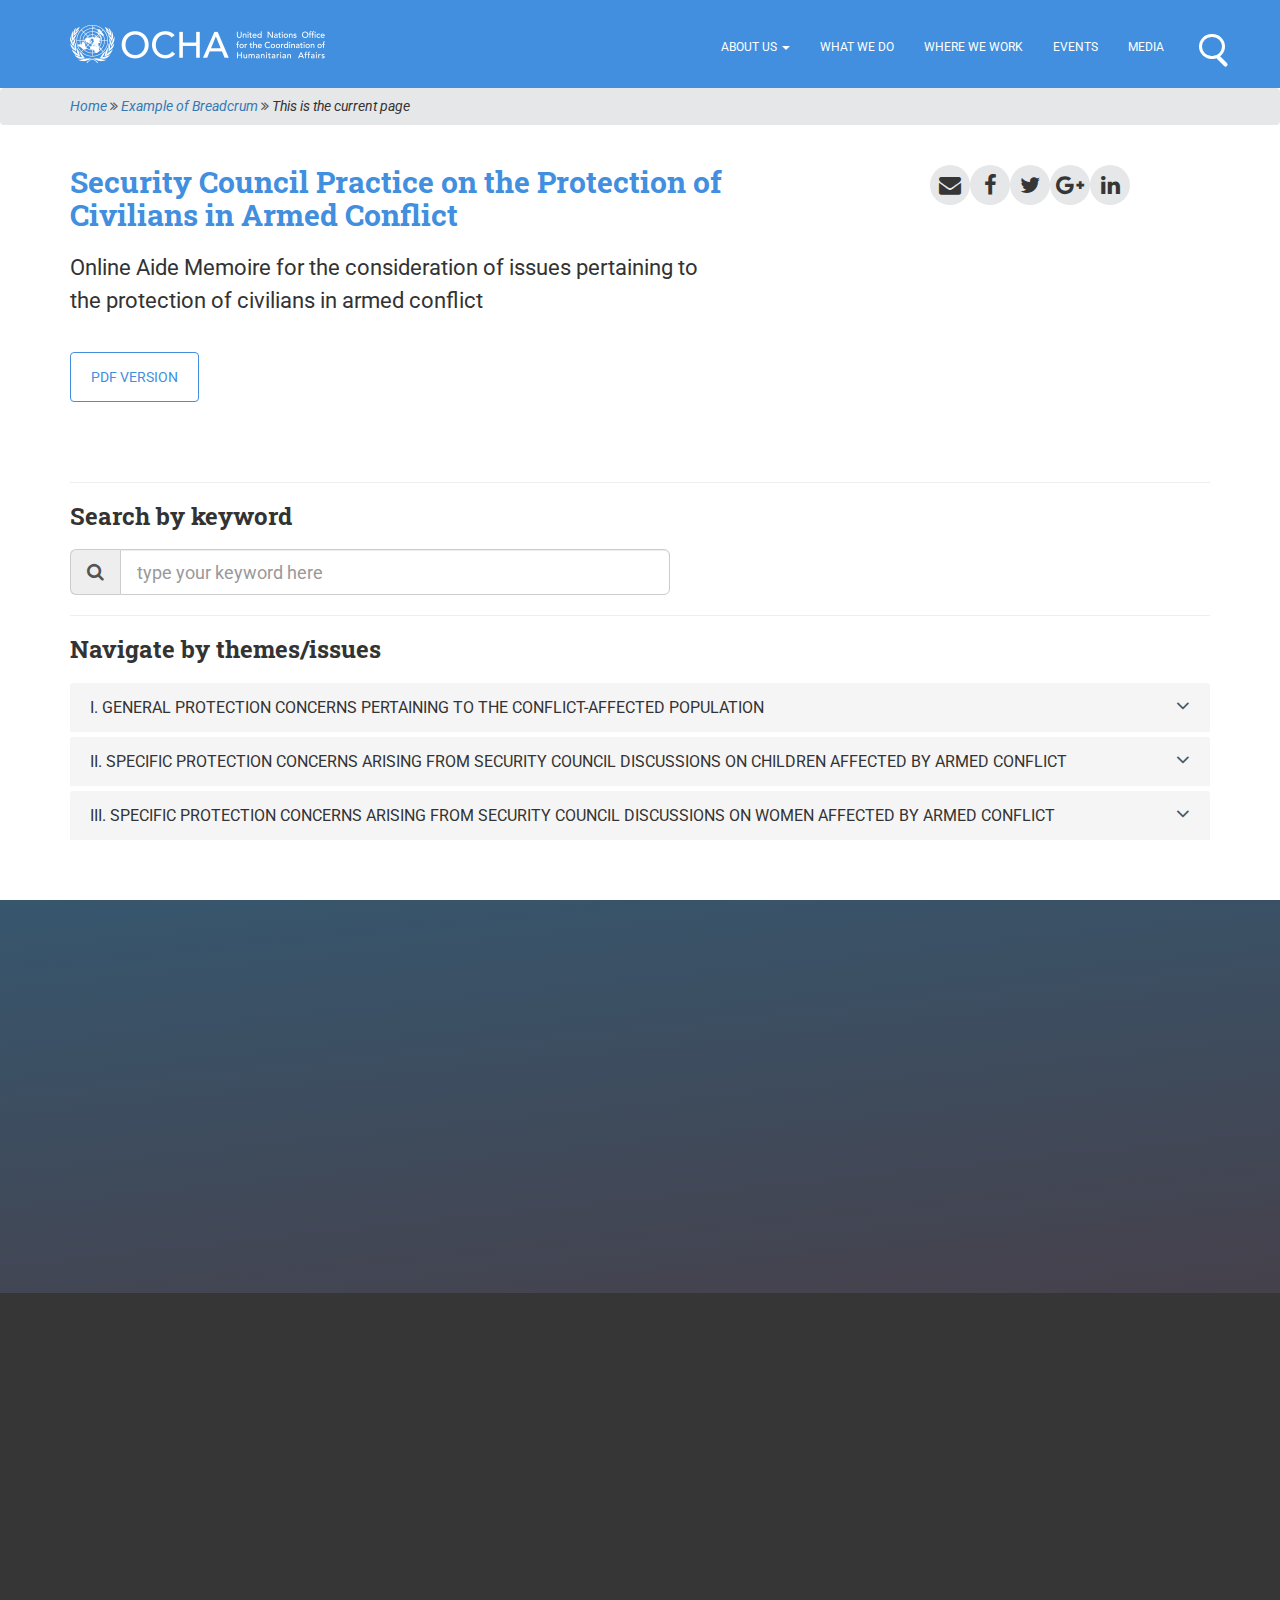
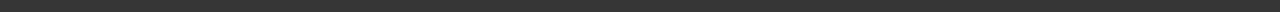
<file: aide-memoire.html>
<!DOCTYPE html>
<html lang="en">

<head>
    <meta charset="utf-8">
    <meta name="viewport" content="width=device-width, initial-scale=1.0">
    <!-- Bootstrap CSS -->
    <link rel="stylesheet" media="screen" href="https://cdnjs.cloudflare.com/ajax/libs/twitter-bootstrap/3.3.6/css/bootstrap.min.css">
    <!-- Animate CSS -->
    <link rel="stylesheet" media="screen" href="css/animate.css">
    <!-- Custom CSS -->
    <link rel="stylesheet" media="screen" href="css/style.css">
    <!-- Fonts -->
    <link href="https://fonts.googleapis.com/css?family=Roboto+Slab:300,400,700|Roboto:400,400i,700" rel="stylesheet">
    <link href="https://fonts.googleapis.com/css?family=Crimson+Text:400i" rel="stylesheet">
    <link href="https://maxcdn.bootstrapcdn.com/font-awesome/4.2.0/css/font-awesome.min.css" rel="stylesheet">
    <title>United Nations OCHA - Work with us</title>


</head>

<body>


    <!--NAV-->
    <nav class="navbar navbar-default navbar-fixed-top not-hero-img-menu ">

        <div class="container">
            <div class="navbar-header">
                <button type="button" class="navbar-toggle collapsed" data-toggle="collapse" data-target="#navbar" aria-expanded="false" aria-controls="navbar">
                    <span class="sr-only">Toggle navigation</span>
                    <span class="icon-bar top-bar"></span>
                    <span class="icon-bar middle-bar"></span>
                    <span class="icon-bar bottom-bar"></span>
                </button>
                <a class="navbar-brand" href="index.html"><img src="img/ocha_logo.png"></a>
            </div>
            <div id="navbar" class="navbar-collapse collapse">
                <ul class="nav navbar-nav navbar-right">
                    <li class="dropdown">
                        <a href="#" class="dropdown-toggle" data-toggle="dropdown" role="button" aria-haspopup="true" aria-expanded="false"><span>ABOUT US</span> <i class="caret"></i></a>
                        <ul class="dropdown-menu">
                            <li><a href="#">WHO WE ARE</a></li>
                            <li><a href="#">HOW ARE WE FOUNDED</a></li>
                            <li><a href="work-with-us.html">WORK WITH US</a></li>
                        </ul>
                    </li>
                    <li><a href="#"><span>WHAT WE DO</span></a></li>
                    <li><a href="#"><span>WHERE WE WORK</span></a></li>
                    <li><a href="#"><span>EVENTS</span></a></li>
                    <li><a href="#"><span>MEDIA</span></a></li>
                    <li>
                        <div class="search-container">
                            <div class="expSearchBox">
                                <div class="expSearchFrom">
                                    <input id="field" type="text" placeholder="Search here" />
                                    <div class="close">
                                        <span class="front"></span>
                                        <span class="back"></span>
                                    </div>
                                </div>
                            </div>
                        </div>
                    </li>





                </ul>
            </div>
            <!--/.nav-collapse -->
        </div>



    </nav>

    <!--Breadcrumbs-->
    <div class="containter-fluid not-hero-img-content grey-bk hidden-xs	hidden-sm margin20-bottom breadcrumb">
        <div class="container">
            <div class="row">
                <div class="col-md-12">
                    <a href="">Home</a> <i class="fa  fa-angle-double-right" aria-hidden="true"></i>
                    <a href="">Example of Breadcrum</a> <i class="fa  fa-angle-double-right" aria-hidden="true"></i> This is the current page
                </div>
            </div>
        </div>
    </div>




    <!--
    Top Banner
    <div class="container article">
        <div class="col-md-12">
            <img class="img-responsive" src="img/hero_image.jpg" alt="">
        </div>

    </div>
-->

    <div class="container">


        <!--MAIN COLUMN -->
        <div class="row">
            <div class="col-md-8 margin20-bottom">

                <h2 class="title-article">Security Council Practice on the Protection of Civilians in Armed Conflict</h2>
                <p class="intro-article">Online Aide Memoire for the consideration of issues pertaining to the protection of civilians in armed conflict</p>

                <a href="#" class="btn btn-lg">
                    PDF VERSION
                </a>



            </div>

            <!--RIGHT COLUMN-->
            <div class="col-md-4">


                <div class="l-region l-region--social-media">
                    <div class="panel-pane pane-block pane-socbutt-vertical">
                        <div style="margin: 0 auto;     " class="social"><a href="mailto:?subject=DRC%3A%20Three-year%20strategy%20to%20tackle%20a%20relentless%2C%20protracted%20crisis&amp;body="><i class="fa fa-lg fa-envelope"></i></a><a href="https://www.facebook.com/sharer/sharer.php?u=https%3A%2F%2Fwww.sandbox.unochaorg.568elmp03.blackmesh.com%2Fstory%2Fdrc-three-year-strategy-tackle-relentless-protracted-crisis" target="_blank"><i class="fa fa-lg fa-facebook"></i></a><a href="https://twitter.com/intent/tweet?text=DRC%3A%20Three-year%20strategy%20to%20tackle%20a%20relentless%2C%20protracted%20crisis -&amp;url=https%3A%2F%2Fwww.sandbox.unochaorg.568elmp03.blackmesh.com%2Fstory%2Fdrc-three-year-strategy-tackle-relentless-protracted-crisis" target="_blank"><i class="fa fa-lg fa-twitter"></i></a><a href="https://plus.google.com/share?url=https%3A%2F%2Fwww.sandbox.unochaorg.568elmp03.blackmesh.com%2Fstory%2Fdrc-three-year-strategy-tackle-relentless-protracted-crisis" target="_blank"><i class="fa fa-lg fa-google-plus"></i></a><a href="https://www.linkedin.com/shareArticle?mini=true&amp;url=https%3A%2F%2Fwww.sandbox.unochaorg.568elmp03.blackmesh.com%2Fstory%2Fdrc-three-year-strategy-tackle-relentless-protracted-crisis&amp;title=DRC%3A%20Three-year%20strategy%20to%20tackle%20a%20relentless%2C%20protracted%20crisis&amp;summary=&amp;source=https%3A%2F%2Fwww.sandbox.unochaorg.568elmp03.blackmesh.com%2Fstory%2Fdrc-three-year-strategy-tackle-relentless-protracted-crisis" target="_blank"><i class="fa fa-lg fa-linkedin"></i></a></div>

                    </div>

                </div>

            </div>
        </div>
        <div class="row">
            <div class="col-md-12 margin20-bottom">
                <hr>
                <!--Search-->
                <h3>Search by keyword</h3>
                <div class="input-group input-group-lg margin20-top-bottom no-margin">

                    <span class="input-group-addon" id="sizing-addon1"><i class="fa  fa-search"></i></span>
                    <input type="text" class="form-control" placeholder="type your keyword here" aria-describedby="sizing-addon1">
                </div>
                <hr>
                <!-- Navigate-->
                <h3>Navigate by themes/issues</h3>
                <div class="panel-group" id="accordion" role="tablist" aria-multiselectable="true">
                    <div class="panel panel-default">
                        <div class="panel-heading" role="tab" id="headingOne">
                            <h4 class="panel-title">
                                <a role="button" data-toggle="collapse" data-parent="#accordion" href="#collapseOne" aria-expanded="false" aria-controls="collapseOne">I. General protection concerns pertaining to the conflict-affected population <i class="fa fa-lg fa-angle-down pull-right"></i>  
                                </a>
                            </h4>
                        </div>
                        <div id="collapseOne" class="panel-collapse collapse" role="tabpanel" aria-labelledby="headingOne">
                            <div class="panel-body">


                                <!--=============Internal accordion===============-->
                                <div class="panel-group" id="accordion-internal" role="tablist" aria-multiselectable="true">
                                    <div class="panel panel-default">
                                        <div class="panel-heading" role="tab" id="headingOneB">
                                            <h4 class="panel-title2">
                                                <a role="button" data-toggle="collapse" data-parent="#accordion-internal" href="#collapseOneB" aria-expanded="false" aria-controls="collapseOneB">A. Protection of, and assistance to, the conflict-affected population<i class="fa fa-lg fa-angle-down pull-right"></i>  
                                            </a>
                                            </h4>
                                        </div>
                                        <div id="collapseOneB" class="panel-collapse collapse" role="tabpanel" aria-labelledby="headingOneB">
                                            <div class="panel-body">
                                                <ul class="subthemes">
                                                    <li><a href="">Protection of, and assistance to, the conflict-affected population</a></li>
                                                    <li><a href="">Protection of, and assistance to, the conflict-affected population</a></li>
                                                    <li><a href="">Protection of, and assistance to, the conflict-affected population</a></li>
                                                    <li><a href="">Protection of, and assistance to, the conflict-affected population</a></li>
                                                    <li><a href="">Protection of, and assistance to, the conflict-affected population</a></li>
                                                    <li><a href="">Protection of, and assistance to, the conflict-affected population</a></li>
                                                    <li><a href="">Protection of, and assistance to, the conflict-affected population</a></li>
                                                </ul>
                                            </div>
                                        </div>
                                    </div>
                                    <div class="panel panel-default">
                                        <div class="panel-heading" role="tab" id="headingTwoB">
                                            <h4 class="panel-title2">
                                                <a class="collapsed" role="button" data-toggle="collapse" data-parent="#accordion-internal" href="#collapseTwoB" aria-expanded="false" aria-controls="collapseTwoB">
                                                  B. Lorem ipsum dolor sit amet, consectetur adipiscing elit, sed do eiusmod tempor incididunt ut labore et dolore magna aliqua<i class="fa fa-lg fa-angle-down pull-right"></i>
                                                </a>
                                            </h4>
                                        </div>

                                        <div id="collapseTwoB" class="panel-collapse collapse" role="tabpanel" aria-labelledby="headingTwoB">
                                            <div class="panel-body">
                                                <ul class="subthemes">
                                                    <li><a href="">Protection of, and assistance to, the conflict-affected population</a></li>
                                                    <li><a href="">Protection of, and assistance to, the conflict-affected population</a></li>
                                                    <li><a href="">Protection of, and assistance to, the conflict-affected population</a></li>
                                                    <li><a href="">Protection of, and assistance to, the conflict-affected population</a></li>
                                                    <li><a href="">Protection of, and assistance to, the conflict-affected population</a></li>
                                                    <li><a href="">Protection of, and assistance to, the conflict-affected population</a></li>
                                                    <li><a href="">Protection of, and assistance to, the conflict-affected population</a></li>
                                                </ul>
                                            </div>
                                        </div>

                                    </div>
                                    <div class="panel panel-default">
                                        <div class="panel-heading" role="tab" id="headingThreeB">
                                            <h4 class="panel-title2">
                                                <a class="collapsed" role="button" data-toggle="collapse" data-parent="#accordion-internal" href="#collapseThreeB" aria-expanded="false" aria-controls="collapseThreeB">
                                                 C. Lorem ipsum dolor sit amet, consectetur adipiscing elit, sed do eiusmod tempor incididunt ut labore et dolore magna aliqua <i class="fa fa-lg fa-angle-down pull-right"></i>
                                                </a>
                                            </h4>
                                        </div>
                                        <div id="collapseThreeB" class="panel-collapse collapse" role="tabpanel" aria-labelledby="headingThreeB">
                                            <div class="panel-body">
                                                <ul class="subthemes">
                                                    <li><a href="">Protection of, and assistance to, the conflict-affected population</a></li>
                                                    <li><a href="">Protection of, and assistance to, the conflict-affected population</a></li>
                                                    <li><a href="">Protection of, and assistance to, the conflict-affected population</a></li>
                                                    <li><a href="">Protection of, and assistance to, the conflict-affected population</a></li>
                                                    <li><a href="">Protection of, and assistance to, the conflict-affected population</a></li>
                                                    <li><a href="">Protection of, and assistance to, the conflict-affected population</a></li>
                                                    <li><a href="">Protection of, and assistance to, the conflict-affected population</a></li>
                                                </ul>
                                            </div>
                                        </div>
                                    </div>
                                    <div class="panel panel-default">
                                        <div class="panel-heading" role="tab" id="headingFourB">
                                            <h4 class="panel-title2">
            <a class="collapsed" role="button" data-toggle="collapse" data-parent="#accordion-internal" href="#collapseFourB" aria-expanded="false" aria-controls="collapseFourB">D. Lorem ipsum dolor sit amet, consectetur adipiscing elit, sed do eiusmod tempor incididunt ut labore et dolore magna aliqua <i class="fa fa-lg fa-angle-down pull-right"></i></a>
        </h4>
                                        </div>
                                        <div id="collapseFourB" class="panel-collapse collapse" role="tabpanel" aria-labelledby="headingFourB">
                                            <div class="panel-body">
                                                <ul class="subthemes">
                                                    <li><a href="">Protection of, and assistance to, the conflict-affected population</a></li>
                                                    <li><a href="">Protection of, and assistance to, the conflict-affected population</a></li>
                                                    <li><a href="">Protection of, and assistance to, the conflict-affected population</a></li>
                                                    <li><a href="">Protection of, and assistance to, the conflict-affected population</a></li>
                                                    <li><a href="">Protection of, and assistance to, the conflict-affected population</a></li>
                                                    <li><a href="">Protection of, and assistance to, the conflict-affected population</a></li>
                                                    <li><a href="">Protection of, and assistance to, the conflict-affected population</a></li>
                                                </ul>
                                            </div>
                                        </div>
                                    </div>
                                    <div class="panel panel-default">
                                        <div class="panel-heading" role="tab" id="headingFiveB">
                                            <h4 class="panel-title2">
            <a class="collapsed" role="button" data-toggle="collapse" data-parent="#accordion-internal" href="#collapseFiveB" aria-expanded="false" aria-controls="collapseFiveB">E. Lorem ipsum dolor sit amet, consectetur adipiscing elit, sed do eiusmod tempor incididunt ut labore et dolore magna aliqua <i class="fa fa-lg fa-angle-down pull-right"></i></a>
        </h4>
                                        </div>
                                        <div id="collapseFiveB" class="panel-collapse collapse" role="tabpanel" aria-labelledby="headingFiveB">
                                            <div class="panel-body">
                                                <ul class="subthemes">
                                                    <li><a href="">Protection of, and assistance to, the conflict-affected population</a></li>
                                                    <li><a href="">Protection of, and assistance to, the conflict-affected population</a></li>
                                                    <li><a href="">Protection of, and assistance to, the conflict-affected population</a></li>
                                                    <li><a href="">Protection of, and assistance to, the conflict-affected population</a></li>
                                                    <li><a href="">Protection of, and assistance to, the conflict-affected population</a></li>
                                                    <li><a href="">Protection of, and assistance to, the conflict-affected population</a></li>
                                                    <li><a href="">Protection of, and assistance to, the conflict-affected population</a></li>
                                                </ul>
                                            </div>
                                        </div>
                                    </div>
                                    <div class="panel panel-default">
                                        <div class="panel-heading" role="tab" id="headingSixB">
                                            <h4 class="panel-title2">
            <a class="collapsed" role="button" data-toggle="collapse" data-parent="#accordion-internal" href="#collapseSixB" aria-expanded="false" aria-controls="collapseSixB">F. Lorem ipsum dolor sit amet, consectetur adipiscing elit, sed do eiusmod tempor incididunt ut labore et dolore magna aliqua <i class="fa fa-lg fa-angle-down pull-right"></i></a>
        </h4>
                                        </div>
                                        <div id="collapseSixB" class="panel-collapse collapse" role="tabpanel" aria-labelledby="headingSixB">
                                            <div class="panel-body">
                                                <ul class="subthemes">
                                                    <li><a href="">Protection of, and assistance to, the conflict-affected population</a></li>
                                                    <li><a href="">Protection of, and assistance to, the conflict-affected population</a></li>
                                                    <li><a href="">Protection of, and assistance to, the conflict-affected population</a></li>
                                                    <li><a href="">Protection of, and assistance to, the conflict-affected population</a></li>
                                                    <li><a href="">Protection of, and assistance to, the conflict-affected population</a></li>
                                                    <li><a href="">Protection of, and assistance to, the conflict-affected population</a></li>
                                                    <li><a href="">Protection of, and assistance to, the conflict-affected population</a></li>
                                                </ul>
                                            </div>
                                        </div>
                                    </div>
                                    <div class="panel panel-default">
                                        <div class="panel-heading" role="tab" id="headingSevenB">
                                            <h4 class="panel-title2">
            <a class="collapsed" role="button" data-toggle="collapse" data-parent="#accordion-internal" href="#collapseSevenB" aria-expanded="false" aria-controls="collapseSevenB">G. Lorem ipsum dolor sit amet, consectetur adipiscing elit, sed do eiusmod tempor incididunt ut labore et dolore magna aliqua <i class="fa fa-lg fa-angle-down pull-right"></i></a>
        </h4>
                                        </div>
                                        <div id="collapseSevenB" class="panel-collapse collapse" role="tabpanel" aria-labelledby="headingSevenB">
                                            <div class="panel-body">
                                                <ul class="subthemes">
                                                    <li><a href="">Protection of, and assistance to, the conflict-affected population</a></li>
                                                    <li><a href="">Protection of, and assistance to, the conflict-affected population</a></li>
                                                    <li><a href="">Protection of, and assistance to, the conflict-affected population</a></li>
                                                    <li><a href="">Protection of, and assistance to, the conflict-affected population</a></li>
                                                    <li><a href="">Protection of, and assistance to, the conflict-affected population</a></li>
                                                    <li><a href="">Protection of, and assistance to, the conflict-affected population</a></li>
                                                    <li><a href="">Protection of, and assistance to, the conflict-affected population</a></li>
                                                </ul>
                                            </div>
                                        </div>
                                    </div>
                                </div>
                                <!--============End of internal accordion=============-->
                            </div>
                        </div>
                    </div>
                    <div class="panel panel-default">
                        <div class="panel-heading" role="tab" id="headingTwo">
                            <h4 class="panel-title">
        <a class="collapsed" role="button" data-toggle="collapse" data-parent="#accordion" href="#collapseTwo" aria-expanded="false" aria-controls="collapseTwo">
          II. Specific protection concerns arising from Security Council discussions on children affected by armed conflict <i class="fa fa-lg fa-angle-down pull-right"></i>
        </a>
      </h4>
                        </div>
                        <div id="collapseTwo" class="panel-collapse collapse" role="tabpanel" aria-labelledby="headingTwo">
                            <div class="panel-body">
                                <ul class="subthemes">
                                    <li><a href="">Protection of, and assistance to, the conflict-affected population</a></li>
                                    <li><a href="">Protection of, and assistance to, the conflict-affected population</a></li>
                                    <li><a href="">Protection of, and assistance to, the conflict-affected population</a></li>
                                    <li><a href="">Protection of, and assistance to, the conflict-affected population</a></li>
                                    <li><a href="">Protection of, and assistance to, the conflict-affected population</a></li>
                                    <li><a href="">Protection of, and assistance to, the conflict-affected population</a></li>
                                    <li><a href="">Protection of, and assistance to, the conflict-affected population</a></li>
                                </ul>
                            </div>
                        </div>
                    </div>
                    <div class="panel panel-default">
                        <div class="panel-heading" role="tab" id="headingThree">
                            <h4 class="panel-title">
        <a class="collapsed" role="button" data-toggle="collapse" data-parent="#accordion" href="#collapseThree" aria-expanded="false" aria-controls="collapseThree">
          III. Specific protection concerns arising from Security Council discussions on women affected by armed conflict <i class="fa fa-lg fa-angle-down pull-right"></i>
        </a>
      </h4>
                        </div>
                        <div id="collapseThree" class="panel-collapse collapse" role="tabpanel" aria-labelledby="headingThree">
                            <div class="panel-body">
                                <ul class="subthemes">
                                    <li><a href="">Protection of, and assistance to, the conflict-affected population</a></li>
                                    <li><a href="">Protection of, and assistance to, the conflict-affected population</a></li>
                                    <li><a href="">Protection of, and assistance to, the conflict-affected population</a></li>
                                    <li><a href="">Protection of, and assistance to, the conflict-affected population</a></li>
                                    <li><a href="">Protection of, and assistance to, the conflict-affected population</a></li>
                                    <li><a href="">Protection of, and assistance to, the conflict-affected population</a></li>
                                    <li><a href="">Protection of, and assistance to, the conflict-affected population</a></li>
                                </ul>
                            </div>
                        </div>
                    </div>
                </div>
            </div>
        </div>




    </div>


    <!--NEWSLETTER-->
    <div class="container-fluid padding-block dark-blue-bk">
        <div class="row wow fadeInUp newsletter">
            <div class="col-md-12 text-center white">
                <h2 class="section-title white">SUBSCRIBE TO OUR NEWSLETTER</h2>
                <div class="input-group input-group-lg margin20-top-bottom">
                    <span class="input-group-addon" id="sizing-addon1"><i class="fa fa-envelope-o"></i></span>
                    <input type="text" class="form-control" placeholder="email" aria-describedby="sizing-addon1">
                </div>
                <p class="white">Want to hear latest news about OCHA?</p>
                <small>Follow us and keep updated!</small>

            </div>
        </div>
    </div>
    <!--FOOTER-->
    <div class="container-fluid black-bk footer">
        <div class="container">
            <div class="row wow fadeInUp">
                <div class="col-md-3 white">
                    <h4 class="white">CONTACT</h4>
                    <a href="#">Funding</a>
                    <br/>
                    <a href="#">Private Sector</a>
                    <br/>
                    <a href="#">Policy and Events</a>
                    <br/>
                    <a href="#">Press Office</a>
                    <br/>
                    <a href="#">Coordination Mechanisms</a>
                </div>
                <div class="col-md-3 white ">
                    <h4 class="white">PARTNERS</h4>
                    <div class="social">
                        <ul class="partners">
                            <li>
                                <a href="#" class="link-list"><img src="img/CERF.png" alt="CERF"></a>
                            </li>
                            <li>
                                <a href="#" class="link-list"><img src="img/Gdacs.png" alt="Gdacs"></a>
                            </li>
                            <li>
                                <a href="#" class="link-list"><img src="img/HDX.png" alt="HDX"></a>
                            </li>
                            <li>
                                <a href="#" class="link-list"><img src="img/IASC.png" alt="IASC"></a>
                            </li>
                            <li>
                                <a href="#" class="link-list"><img src="img/INSARAG.png" alt="INSARAG"></a>
                            </li>
                            <li>
                                <a href="#" class="link-list"><img src="img/Redhum.png" alt="Redhum"></a>
                            </li>
                            <li>
                                <a href="#" class="link-list"><img src="img/Reliefweb.png" alt="Reliefweb"></a>
                            </li>
                            <li>
                                <a href="#" class="link-list"><img src="img/WHS.png" alt="WHS"></a>
                            </li>

                        </ul>
                    </div>
                </div>
                <div class="col-md-3 white ">
                    <h4 class="white">SOCIAL</h4>
                    <div class="social">
                        <ul>
                            <li><a href="#"><i class="fa fa-lg fa-facebook"></i></a></li>
                            <li><a href="#"><i class="fa fa-lg fa-twitter"></i></a></li>
                            <li><a href="#"><i class="fa fa-lg fa-google-plus"></i></a></li>
                            <li><a href="#"><i class="fa fa-lg fa-linkedin"></i></a></li>
                            <li><a href="#"><i class="fa fa-lg fa-instagram"></i></a></li>
                            <li><a href="#"><i class="fa fa-lg fa-youtube"></i></a></li>
                            <li><a href="#"><i class="fa fa-lg fa-behance"></i></a></li>
                        </ul>
                    </div>
                </div>
                <div class="col-md-3 white ">
                    <h4 class="white">THEMES</h4>
                    <ul>
                        <li>
                            <li><a href="#">Displacement</a></li>
                            <li><a href="#">Emergency Preparedness</a></li>
                            <li><a href="#">Emergency Response</a></li>
                            <li><a href="#">Environmental Emergencies</a></li>
                            <li><a href="#">Evaluations of Humanitarian Response</a></li>
                            <li><a href="#">Explosive weapons in populated areas</a></li>
                            <!--
                            <li><a href="#">Food security</a></li>
                            <li><a href="#">Humanitarian Access</a></li>
                            <li><a href="#">Humanitarian Civil-Military Coordination</a></li>
                            <li><a href="#">Humanitarian Development Nexus</a></li>
-->
                            <li><a href="#" id="orange">More <i class="glyphicon glyphicon-menu-right"></i></a></li>
                    </ul>
                </div>
            </div>
        </div>
    </div>
    <!--JS-->
    <!-- jQuery -->
    <script src="https://cdnjs.cloudflare.com/ajax/libs/jquery/1.11.3/jquery.min.js"></script>
    <!-- Bootstrap JS -->
    <script src="https://cdnjs.cloudflare.com/ajax/libs/twitter-bootstrap/3.3.6/js/bootstrap.min.js"></script>
    <!-- No More Lonely Words -->
    <script src="js/noMoreLonelyWords.js"></script>
    <!--Header transparency-->
    <!--
    <script>
        $(document).ready(function () {
            $(window).scroll(function () {
                if ($(document).scrollTop() > 100) {
                    $(".navbar").css("background", "rgba(2, 108, 182, 1)");
                } else {
                    $(".navbar").css("background", "rgba(2, 108, 182, .6)");
                }
            });
        });
    </script>
-->
    <!--Animate elements when scroll-->
    <script src="js/wow.js"></script>
    <script>
        new WOW().init();
    </script>

</body>

</html>
</file>
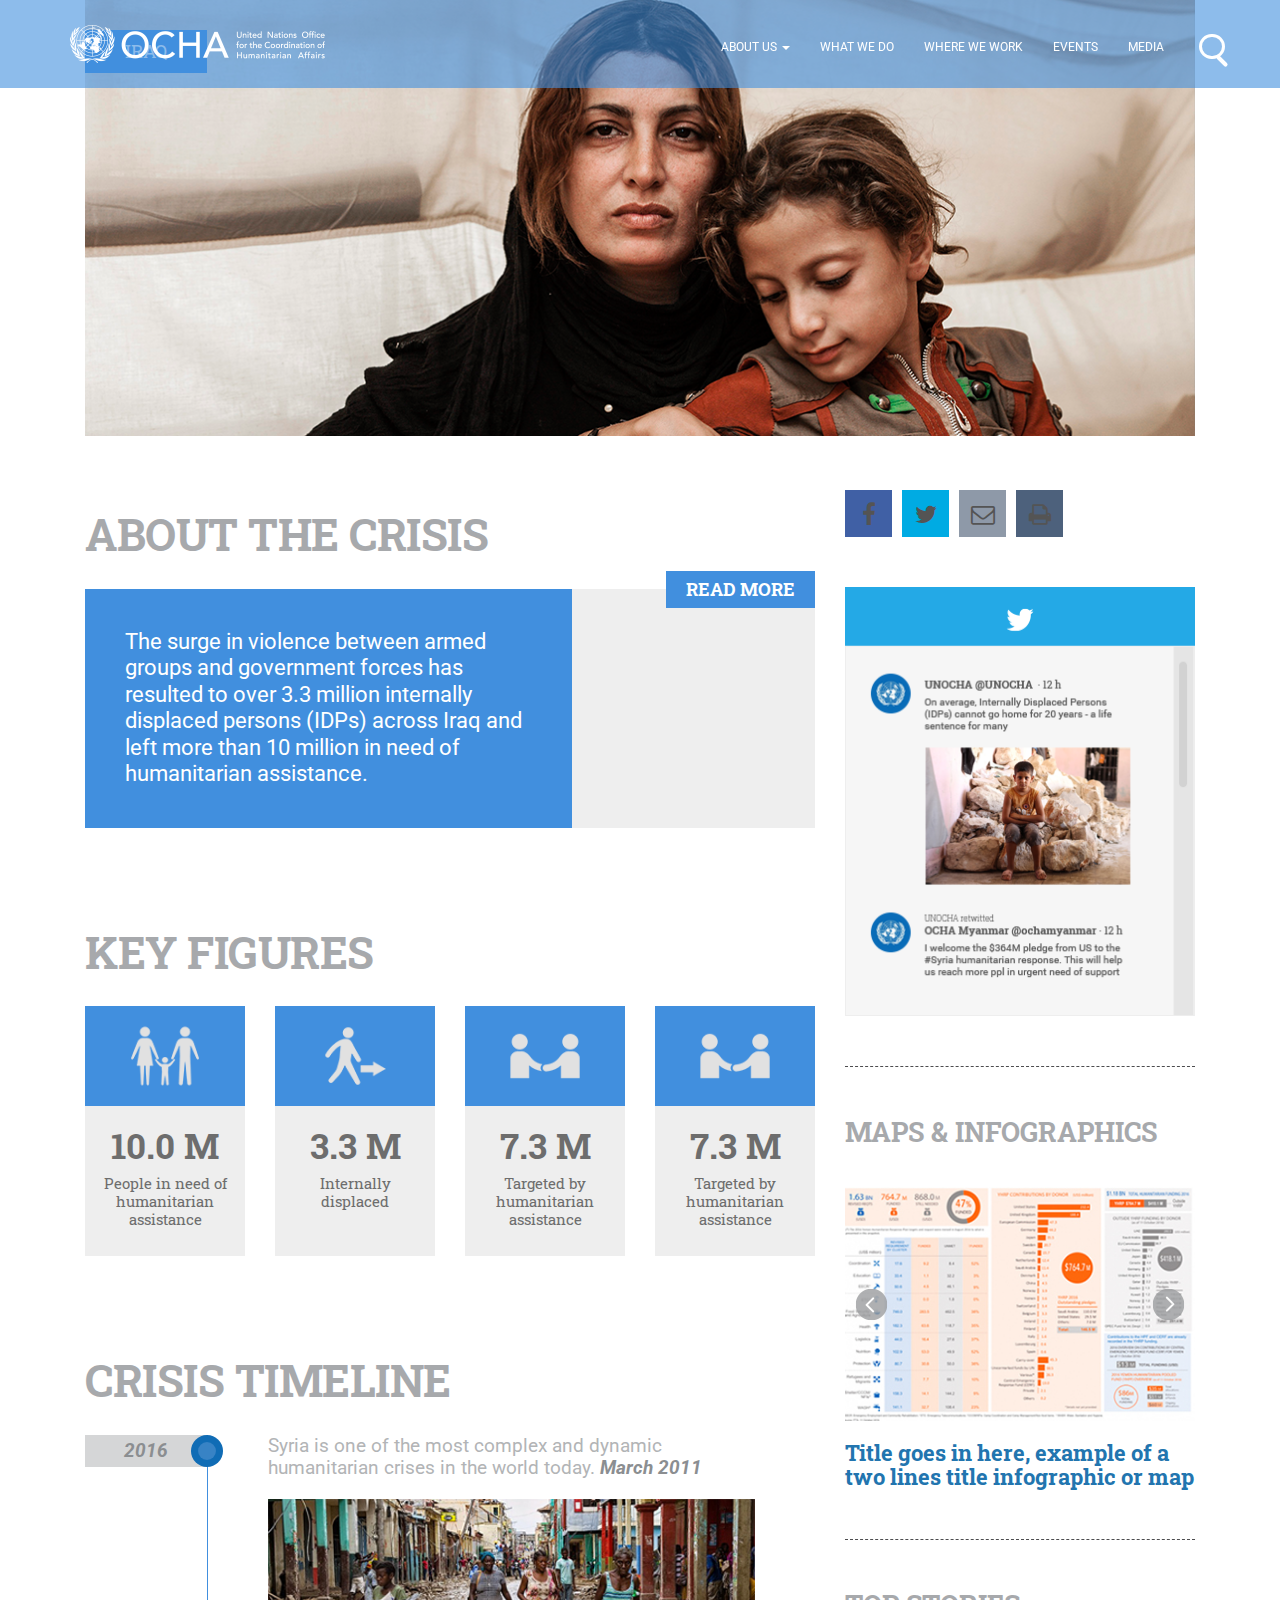
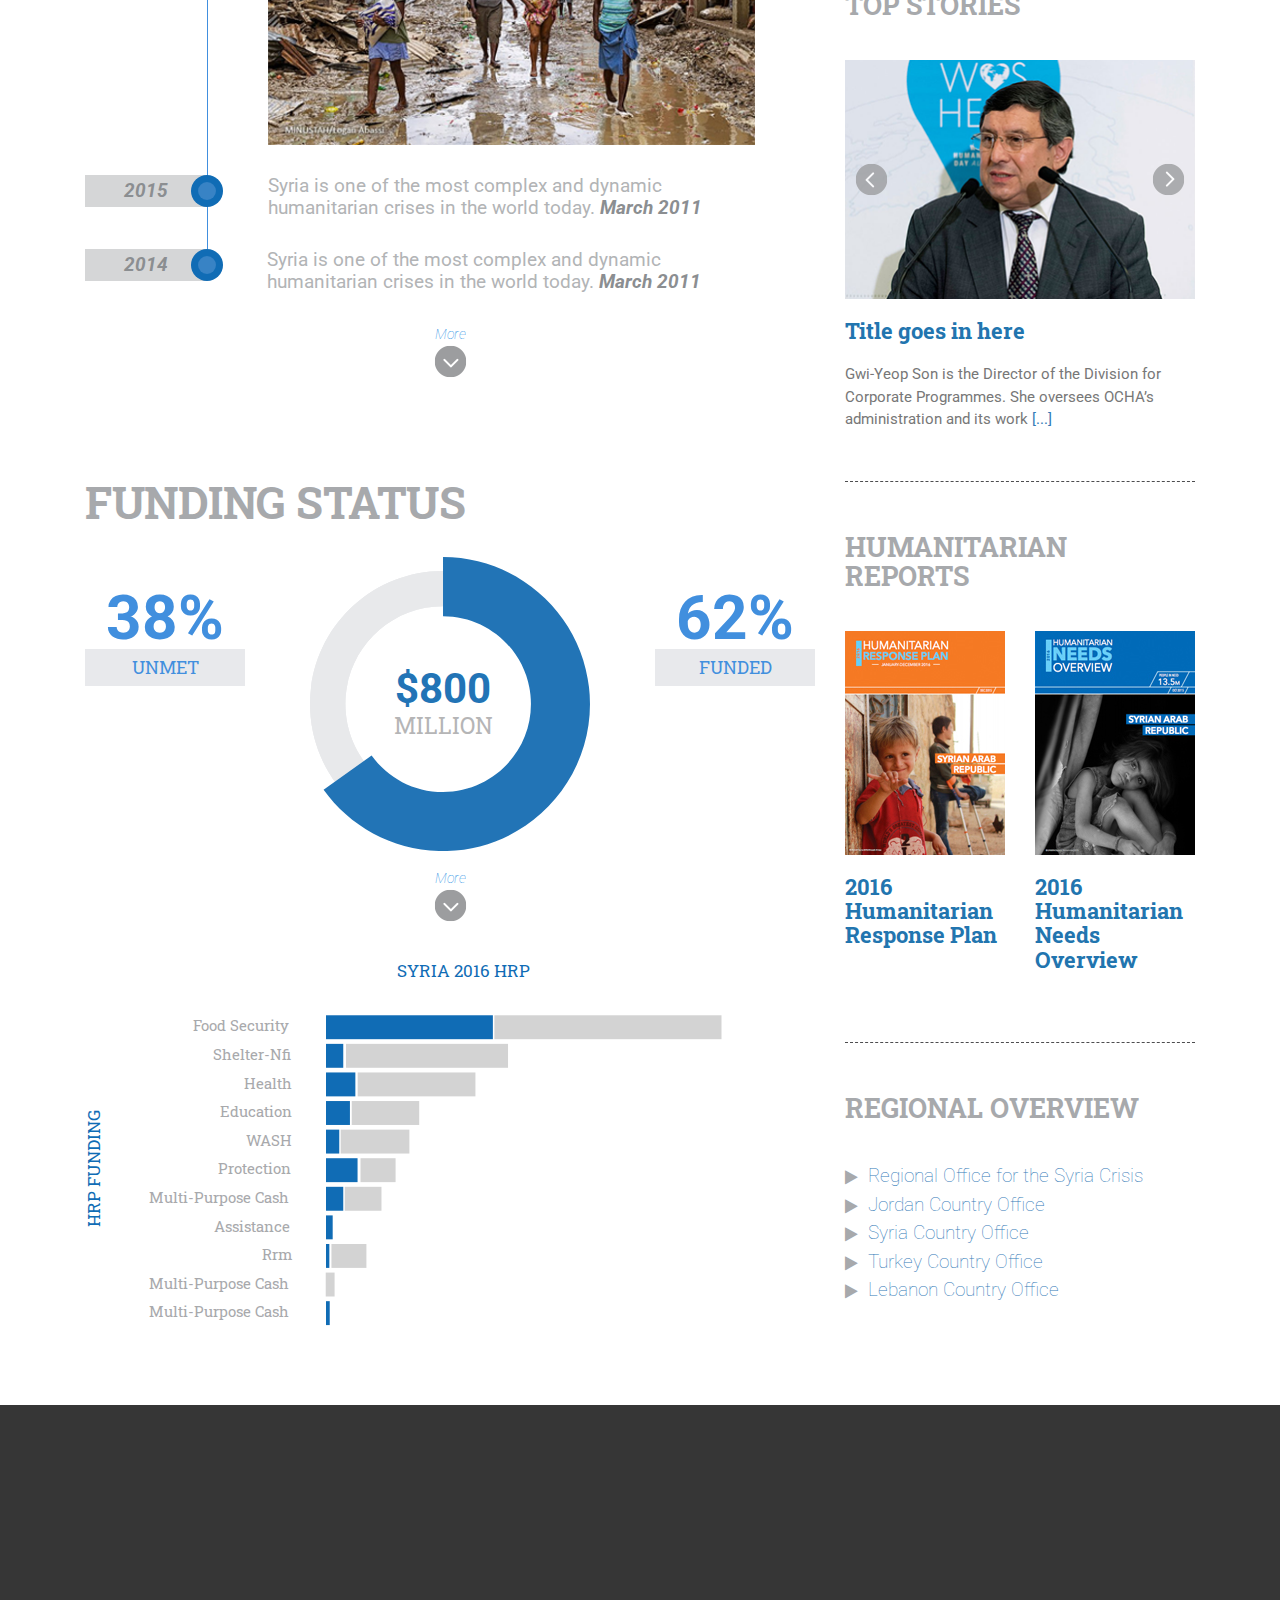
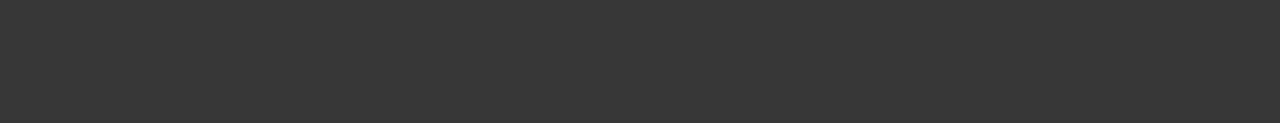
<file: country.html>
<!DOCTYPE html>
<html lang="en">

<head>
    <meta charset="utf-8">
    <meta name="viewport" content="width=device-width, initial-scale=1.0">
    <!-- Bootstrap CSS -->
    <link rel="stylesheet" media="screen" href="https://cdnjs.cloudflare.com/ajax/libs/twitter-bootstrap/3.3.6/css/bootstrap.min.css">
    <!-- Animate CSS -->
    <link rel="stylesheet" media="screen" href="css/animate.css">
    <!-- Custom CSS -->
    <link rel="stylesheet" media="screen" href="css/style.css">
    <!-- Fonts -->
    <link href="https://fonts.googleapis.com/css?family=Roboto+Slab:300,400,700|Roboto:400,400i,700" rel="stylesheet">
    <link href="https://fonts.googleapis.com/css?family=Crimson+Text:400i" rel="stylesheet">
    <link href="https://maxcdn.bootstrapcdn.com/font-awesome/4.2.0/css/font-awesome.min.css" rel="stylesheet">
    <title>United Nations OCHA - Work with us</title>


</head>

<body class="country" id="iraq">


    <!--NAV-->
    <nav class="navbar navbar-default navbar-fixed-top">
        <div class="container">
            <div class="navbar-header">
                <button type="button" class="navbar-toggle collapsed" data-toggle="collapse" data-target="#navbar" aria-expanded="false" aria-controls="navbar">
                    <span class="sr-only">Toggle navigation</span>
                    <span class="icon-bar top-bar"></span>
                    <span class="icon-bar middle-bar"></span>
                    <span class="icon-bar bottom-bar"></span>
                </button>
                <a class="navbar-brand" href="index.html"><img src="img/ocha_logo.png"></a>
            </div>
            <div id="navbar" class="navbar-collapse collapse">
                <ul class="nav navbar-nav navbar-right">
                    <li class="dropdown">
                        <a href="#" class="dropdown-toggle" data-toggle="dropdown" role="button" aria-haspopup="true" aria-expanded="false"><span>ABOUT US</span> <i class="caret"></i></a>
                        <ul class="dropdown-menu">
                            <li><a href="#">WHO WE ARE</a></li>
                            <li><a href="#">HOW ARE WE FOUNDED</a></li>
                            <li><a href="work-with-us.html">WORK WITH US</a></li>
                        </ul>
                    </li>
                    <li><a href="#"><span>WHAT WE DO</span></a></li>
                    <li><a href="#"><span>WHERE WE WORK</span></a></li>
                    <li><a href="#"><span>EVENTS</span></a></li>
                    <li><a href="#"><span>MEDIA</span></a></li>
                    <li>
                        <div class="search-container">
                            <div class="expSearchBox">
                                <div class="expSearchFrom">
                                    <input id="field" type="text" placeholder="Search here" />
                                    <div class="close">
                                        <span class="front"></span>
                                        <span class="back"></span>
                                    </div>
                                </div>
                            </div>
                        </div>
                    </li>





                </ul>
            </div>
            <!--/.nav-collapse -->
        </div>
    </nav>
    <!--Top Banner-->
    <div class="container article">
        <div class="col-md-12">
        	<span class="countryname">Iraq</span>
            <img class="img-responsive" src="img/iraqphoto.png" alt="">
        </div>
    </div>

    <div class="container">
        <!--LEFT COLUMN *main*-->
        <div class="col-md-8 margin20-bottom">
			<h1>About the Crisis</h1>
			<div class="about-box">
				<a class="readmore" href="#">Read More</a>
				<div class="col-md-8 about-text">
					<p>The surge in violence between armed groups and government forces has resulted to over 3.3 million internally displaced persons (IDPs) across Iraq and left more than 10 million in need of humanitarian assistance.</p>
				</div>
				<div class="col-md-4 about-map"></div>
			</div>
			
			<h1>Key Figures</h1>
			<div class="row key-figures">
				<div class="col-md-3 figure">
					<span class="icon icon-need"></span>
					<div class="figures-text"><span>10.0 M</span>People in need of humanitarian assistance</div>
				</div>
				<div class="col-md-3 figure">
					<span class="icon icon-displacement"></span>
					<div class="figures-text"><span>3.3 M</span>Internally displaced</div>
				</div>
				<div class="col-md-3 figure">
					<span class="icon icon-assistance"></span>
					<div class="figures-text"><span>7.3 M</span>Targeted by humanitarian assistance</div>
				</div>
				<div class="col-md-3 figure">
					<span class="icon icon-assistance"></span>
					<div class="figures-text"><span>7.3 M</span>Targeted by humanitarian assistance</div>
				</div>
			</div>
			
			<h1>Crisis Timeline</h1>
			<div class="timeline">
				<div class="item">
					<div class="col-md-2 date-col">
						<p>2016</p>
					</div>
					<div class="col-md-10 content-col">
						<p>Syria is one of the most complex and dynamic humanitarian crises in the world today. <span class="timeline-date">March 2011</span></p>
						<img src="img/img-syria-crisis.jpg"/>
					</div>
				</div>
				<div class="item">
					<div class="col-md-2 date-col">
						<p>2015</p>
					</div>
					<div class="col-md-10 content-col">
						<p>Syria is one of the most complex and dynamic humanitarian crises in the world today. <span class="timeline-date">March 2011</span></p>
					</div>
				</div>
				<div class="item">
					<div class="col-md-2 date-col">
						<p>2014</p>
					</div>
					<div class="col-md-10 content-col">
						<p>Syria is one of the most complex and dynamic humanitarian crises in the world today. <span class="timeline-date">March 2011</span></p>
					</div>
				</div>
				<p class="viewmore down">More<a href="#"></a></p>
			</div>
			
			<h1>Funding Status</h1>
			<div class="row funding-pie">
				<div class="col-md-3">
					<span class="funding-percentage">
						38%
					</span>
					<span class="funding-label">Unmet</span>
				</div>
				<div class="col-md-6">
					<div class="funding-piechart">
						<svg viewBox="0 0 230.9 242.5" style="enable-background:new 0 0 230.9 242.5;">
							<path class="unfunded" d="M219.3,121.2c0,60.6-49.1,109.7-109.7,109.7S0,181.8,0,121.2S49.1,11.6,109.7,11.6S219.3,60.7,219.3,121.2z M109.7,40.7c-44.5,0-80.5,36.1-80.5,80.5s36.1,80.5,80.5,80.5s80.5-36.1,80.5-80.5S154.1,40.7,109.7,40.7z"/>
							<path class="unfunded" d="M219.3,121.2c0,60.6-49.1,109.7-109.7,109.7S0,181.8,0,121.2S49.1,11.6,109.7,11.6S219.3,60.7,219.3,121.2z M109.7,40.7c-44.5,0-80.5,36.1-80.5,80.5s36.1,80.5,80.5,80.5s80.5-36.1,80.5-80.5S154.1,40.7,109.7,40.7z"/>
							<g>
								<path class="funded" d="M109.7,0v48.8c40,0,72.5,32.4,72.5,72.5c0,40-32.4,72.5-72.5,72.5c-24.2,0-45.7-11.9-58.9-30.2L11.2,192 c22,30.6,57.9,50.5,98.5,50.5c67,0,121.2-54.3,121.2-121.2S176.6,0,109.7,0z"/>
							</g>
							<g>
								<text transform="matrix(1 0 0 1 69.7627 120.6618)" class="pie-number">$800</text>
								<text transform="matrix(1 0 0 1 68.9834 145.8849)" class="pie-text">MILLION</text>
							</g>
						</svg>
					</div>
				</div>
				<div class="col-md-3">
					<span class="funding-percentage">
						62%
					</span>
					<span class="funding-label">Funded</span>
				</div>
			</div>
			<p class="viewmore down">More<a href="#"></a></p>
			<div class="funding-bar">
				<svg class="barchart" x="0px" y="0px" viewBox="0 0 766 415.7" style="enable-background:new 0 0 766 415.7;">
					<text transform="matrix(1 0 0 1 327.897 15.3987)" class="main-label">SYRIA 2016 HRP</text>
					<text transform="matrix(0 -1 1 -2.314874e-15 15.3982 277.7251)" class="main-label">HRP FUNDING</text>
					<g>
						<g>
							<rect x="252.9" y="55.9" class="funded" width="175.1" height="25.1"/>
							<rect x="429.6" y="55.9" class="unfunded" width="238.3" height="25.1"/>
						</g>
						<text transform="matrix(1 0 0 1 113.1826 72.8987)" class="cluster-label">Food Security</text>
					</g>
					<g>
						<g>
							<rect x="252.9" y="85.9" class="funded" width="18.1" height="25.1"/>
							<rect x="273.9" y="85.9" class="unfunded" width="170" height="25.1"/>
						</g>
						<text transform="matrix(1 0 0 1 134.4639 102.8955)" class="cluster-label">Shelter-Nfi</text>
					</g>
					<g>
						<g>
							<rect x="252.9" y="115.9" class="funded" width="30.8" height="25.1"/>
							<rect x="286.1" y="115.9" class="unfunded" width="123.6" height="25.1"/>
						</g>
						<text transform="matrix(1 0 0 1 167.2998 132.8924)" class="cluster-label">Health</text>
					</g>
					<g>
						<g>
							<rect x="252.9" y="145.9" class="funded" width="25.1" height="25.1"/>
							<rect x="279.9" y="145.9" class="unfunded" width="70.8" height="25.1"/>
						</g>
						<text transform="matrix(1 0 0 1 141.2217 162.8898)" class="cluster-label">Education</text>
					</g>
					<g>
						<g>
							<rect x="252.9" y="175.9" class="funded" width="13.9" height="25.1"/>
							<rect x="268.3" y="175.9" class="unfunded" width="72.1" height="25.1"/>
						</g>
						<text transform="matrix(1 0 0 1 169.2529 192.8868)" class="cluster-label">WASH</text>
					</g>
					<g>
						<g>
							<rect x="252.9" y="205.9" class="funded" width="33.1" height="25.1"/>
							<rect x="289.1" y="205.9" class="unfunded" width="36.8" height="25.1"/>
						</g>
						<text transform="matrix(1 0 0 1 139.1357 222.8842)" class="cluster-label">Protection</text>
					</g>
					<g>
						<g>
							<rect x="252.9" y="235.9" class="funded" width="18.1" height="25.1"/>
							<rect x="272.6" y="235.9" class="unfunded" width="38.5" height="25.1"/>
						</g>
						<text transform="matrix(1 0 0 1 66.7451 252.8807)" class="cluster-label">Multi-Purpose Cash</text>
					</g>
					<g>
						<rect x="252.9" y="265.9" class="funded" width="7" height="25.1"/>
						<text transform="matrix(1 0 0 1 135.1436 282.8778)" class="cluster-label">Assistance</text>
					</g>
					<g>
						<g>
							<rect x="252.9" y="295.9" class="funded" width="3.5" height="25.1"/>
							<rect x="258.6" y="295.9" class="unfunded" width="36.7" height="25.1"/>
						</g>
						<text transform="matrix(1 0 0 1 185.7451 312.8748)" class="cluster-label">Rrm</text>
					</g>
					<g>
						<rect x="252.6" y="325.9" class="unfunded" width="9.3" height="25.1"/>
						<text transform="matrix(1 0 0 1 66.7451 342.8719)" class="cluster-label">Multi-Purpose Cash</text>
					</g>
					<g>
						<rect x="252.9" y="355.9" class="funded" width="3.9" height="25.1"/>
						<text transform="matrix(1 0 0 1 66.7451 372.8694)" class="cluster-label">Multi-Purpose Cash</text>
					</g>
				</svg>
			</div>
        </div>
        <!--RIGHT COLUMN-->
        <div class="col-md-4 country-sidebar">
        	<div class="social-icons">
        		<div class="article-share fb-color"><a href="#"><i class="fa fa-lg fa-facebook"></i></a></div>
            	<div class="article-share tw-color"><a href="#"><i class="fa fa-lg fa-twitter"></i></a></div>
            	<div class="article-share mail-color"><a href="#"><i class="fa fa-lg fa-envelope-o"></i></a></div>
            	<div class="article-share print-color"><a href="#"><i class="fa fa-lg fa-print"></i></a></div>
        	</div>
            
            <div class="twitter-feed">
            	<img class="img-responsive" src="img/temp-twitter-feed.png"/>
            </div>
            
            <div class="related">
                <h2>Maps &amp; Infographics</h2>
                <div class="slideshow">
                	<div class="viewmore left">
                		<a href="#"></a>
                	</div>
                	<div class="viewmore right">
                		<a href="#"></a>
                	</div>
                    <img class="img-responsive" src="img/temp-maps.jpg" alt=""/>
                </div>
                <h4>Title goes in here, example of a two lines title infographic or map</h4>
            </div>
            
            <div class="related">
                <h2>Top Stories</h2>
                <div class="slideshow">
                	<div class="viewmore left">
                		<a href="#"></a>
                	</div>
                	<div class="viewmore right">
                		<a href="#"></a>
                	</div>
                    <img class="img-responsive" src="img/sidebarimg.png" alt=""/>
                </div>
                <h4>Title goes in here</h4>
                <p class="excerpt">Gwi-Yeop Son is the Director of the Division for Corporate Programmes. She oversees OCHA’s administration and its work <a href="#">[...]</a></p>
            </div>
            
            <div class="related">
                <h2>Humanitarian Reports</h2>
                <div class="row">
                	<div class="col-md-6">
                		<a href="#"><img class="img-responsive" src="img/temp-HRP.jpg" alt=""/></a>
                		<h4>2016 Humanitarian Response Plan</h4>
                	</div>
                	<div class="col-md-6">
                		<a href="#"><img class="img-responsive" src="img/temp-HNO.jpg" alt=""/></a>
                		<h4>2016 Humanitarian Needs Overview</h4>
                	</div>
                </div>
            </div>
            
            <div class="related">
                <h2>Regional Overview</h2>
                <ul class="overview-list">
                	<li><a href="#">Regional Office for the Syria Crisis</a></li>
                	<li><a href="#">Jordan Country Office</a></li>
                	<li><a href="#">Syria Country Office</a></li>
                	<li><a href="#">Turkey Country Office</a></li>
                	<li><a href="#">Lebanon Country Office</a></li>
                </ul>
            </div>
            
        </div>

    </div>

    <!--FOOTER-->
    <div class="container-fluid black-bk footer">
        <div class="container">
            <div class="row wow fadeInUp">
                <div class="col-md-3 white">
                    <h4 class="white">CONTACT</h4>
                    <a href="#">Funding</a>
                    <br/>
                    <a href="#">Private Sector</a>
                    <br/>
                    <a href="#">Policy and Events</a>
                    <br/>
                    <a href="#">Press Office</a>
                    <br/>
                    <a href="#">Coordination Mechanisms</a>
                </div>
                <div class="col-md-3 white ">
                    <h4 class="white">PARTNERS</h4>
                    <div class="social">
                        <ul class="partners">
                            <li>
                                <a href="#" class="link-list"><img src="img/CERF.png" alt="CERF"></a>
                            </li>
                            <li>
                                <a href="#" class="link-list"><img src="img/Gdacs.png" alt="Gdacs"></a>
                            </li>
                            <li>
                                <a href="#" class="link-list"><img src="img/HDX.png" alt="HDX"></a>
                            </li>
                            <li>
                                <a href="#" class="link-list"><img src="img/IASC.png" alt="IASC"></a>
                            </li>
                            <li>
                                <a href="#" class="link-list"><img src="img/INSARAG.png" alt="INSARAG"></a>
                            </li>
                            <li>
                                <a href="#" class="link-list"><img src="img/Redhum.png" alt="Redhum"></a>
                            </li>
                            <li>
                                <a href="#" class="link-list"><img src="img/Reliefweb.png" alt="Reliefweb"></a>
                            </li>
                            <li>
                                <a href="#" class="link-list"><img src="img/WHS.png" alt="WHS"></a>
                            </li>

                        </ul>
                    </div>
                </div>
                <div class="col-md-3 white ">
                    <h4 class="white">SOCIAL</h4>
                    <div class="social">
                        <ul>
                            <li><a href="#"><i class="fa fa-lg fa-facebook"></i></a></li>
                            <li><a href="#"><i class="fa fa-lg fa-twitter"></i></a></li>
                            <li><a href="#"><i class="fa fa-lg fa-google-plus"></i></a></li>
                            <li><a href="#"><i class="fa fa-lg fa-linkedin"></i></a></li>
                            <li><a href="#"><i class="fa fa-lg fa-instagram"></i></a></li>
                            <li><a href="#"><i class="fa fa-lg fa-youtube"></i></a></li>
                            <li><a href="#"><i class="fa fa-lg fa-behance"></i></a></li>
                        </ul>
                    </div>
                </div>
                <div class="col-md-3 white ">
                    <h4 class="white">THEMES</h4>
                    <ul>
                        <li>
                            <li><a href="#">Displacement</a></li>
                            <li><a href="#">Emergency Preparedness</a></li>
                            <li><a href="#">Emergency Response</a></li>
                            <li><a href="#">Environmental Emergencies</a></li>
                            <li><a href="#">Evaluations of Humanitarian Response</a></li>
                            <li><a href="#">Explosive weapons in populated areas</a></li>
                            <!--
                            <li><a href="#">Food security</a></li>
                            <li><a href="#">Humanitarian Access</a></li>
                            <li><a href="#">Humanitarian Civil-Military Coordination</a></li>
                            <li><a href="#">Humanitarian Development Nexus</a></li>
-->
                            <li><a href="#" id="orange">More <i class="glyphicon glyphicon-menu-right"></i></a></li>
                    </ul>
                </div>
            </div>
        </div>
    </div>
    <!--JS-->
    <!-- jQuery -->
    <script src="https://cdnjs.cloudflare.com/ajax/libs/jquery/1.11.3/jquery.min.js"></script>
    <!-- Bootstrap JS -->
    <script src="https://cdnjs.cloudflare.com/ajax/libs/twitter-bootstrap/3.3.6/js/bootstrap.min.js"></script>
    <!-- No More Lonely Words -->
    <!--Header transparency-->
    <script>
        $(document).ready(function () {
            $(window).scroll(function () {
                if ($(document).scrollTop() > 100) {
                    $(".navbar").css("background", "rgba(2, 108, 182, 1)");
                } else {
                    $(".navbar").css("background", "rgba(2, 108, 182, .6)");
                }
            });
        });
    </script>
    <!--Animate elements when scroll-->
    <script src="js/wow.js"></script>
    <script>
        new WOW().init();
    </script>

</body>

</html>
</file>
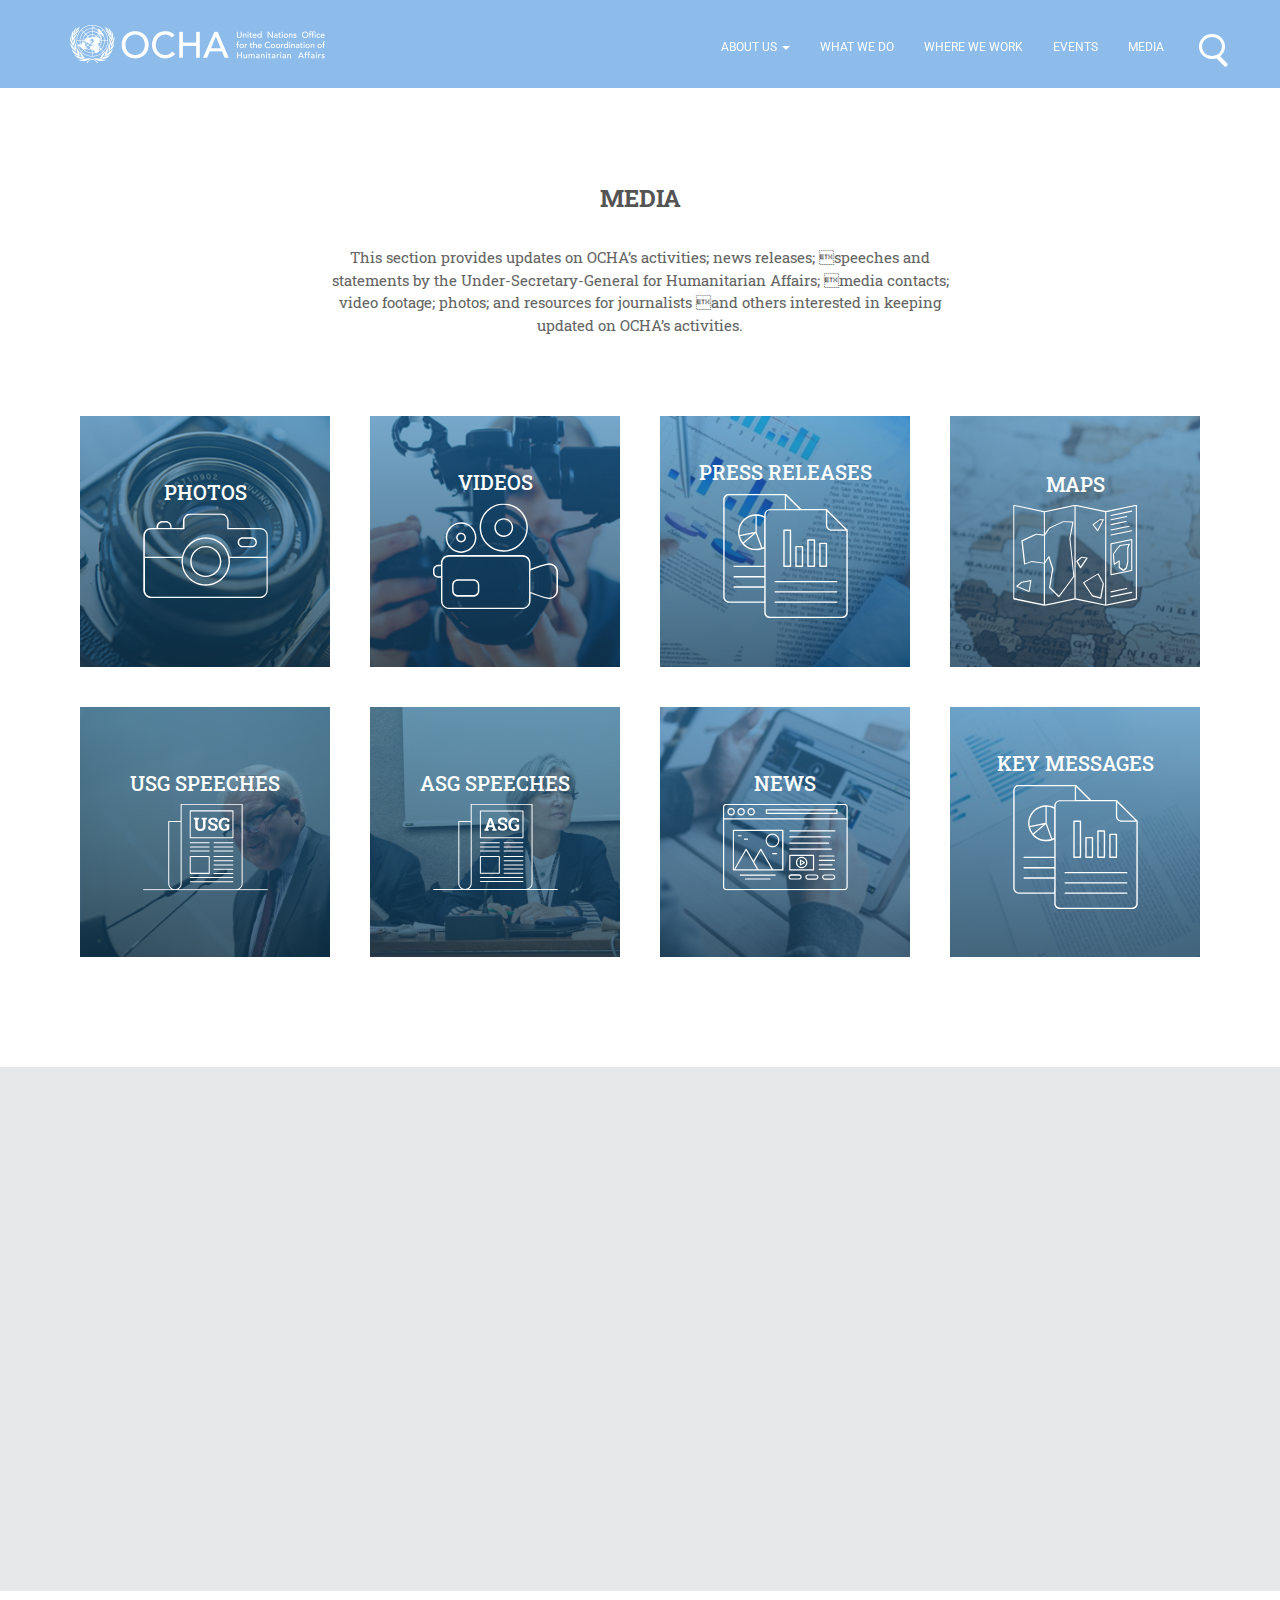
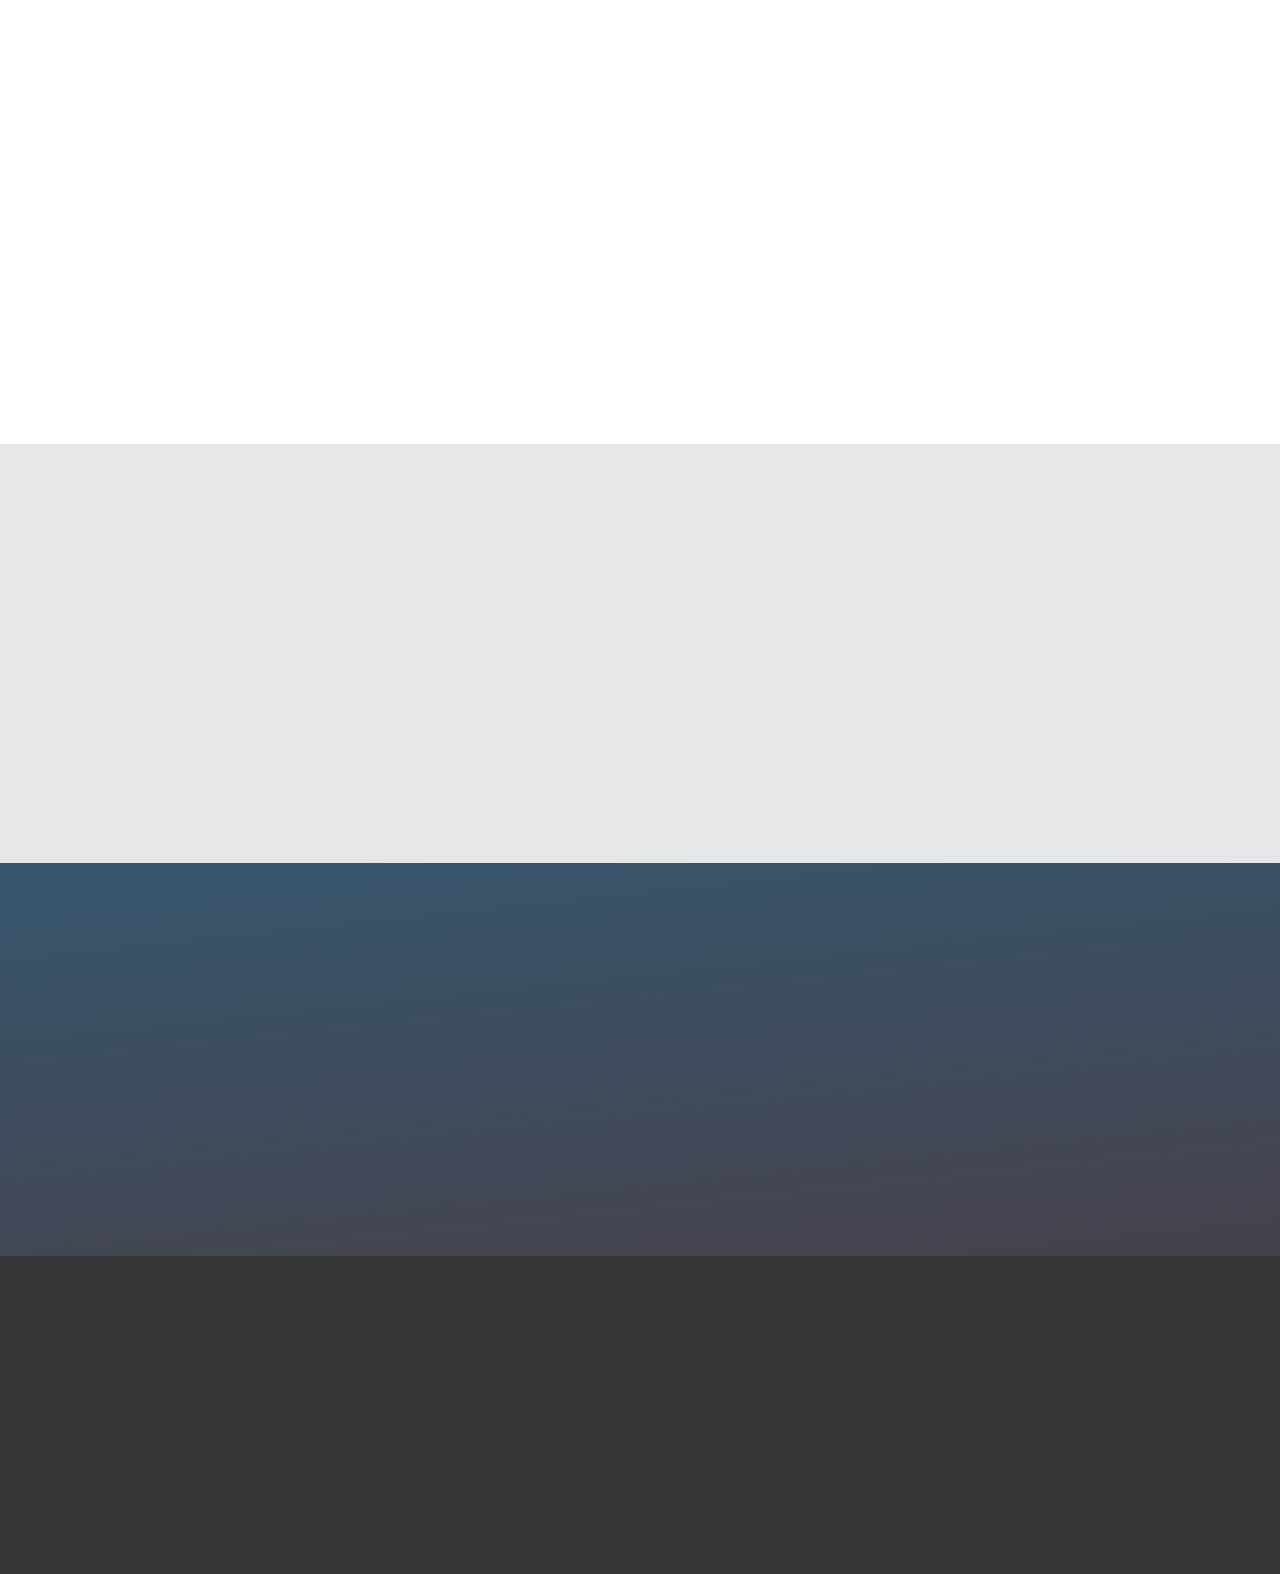
<file: media.html>
<!DOCTYPE html>
<html lang="en">

<head>
    <meta charset="utf-8">
    <meta name="viewport" content="width=device-width, initial-scale=1.0">
    <!-- Bootstrap CSS -->
    <link rel="stylesheet" media="screen" href="https://cdnjs.cloudflare.com/ajax/libs/twitter-bootstrap/3.3.6/css/bootstrap.min.css">
    <!-- Animate CSS -->
    <link rel="stylesheet" media="screen" href="css/animate.css">
    <!-- Custom CSS -->
    <link rel="stylesheet" media="screen" href="css/style.css">
    <!-- Fonts -->
    <link href="https://fonts.googleapis.com/css?family=Roboto+Slab:300,400,700|Roboto:400,400i,700" rel="stylesheet">
    <link href="https://maxcdn.bootstrapcdn.com/font-awesome/4.2.0/css/font-awesome.min.css" rel="stylesheet">
    <title>United Nations OCHA - Media</title>


</head>

<body>


    <!--NAV-->
    <nav class="navbar navbar-default navbar-fixed-top">
        <div class="container">
            <div class="navbar-header">
                <button type="button" class="navbar-toggle collapsed" data-toggle="collapse" data-target="#navbar" aria-expanded="false" aria-controls="navbar">
                    <span class="sr-only">Toggle navigation</span>
                    <span class="icon-bar top-bar"></span>
                    <span class="icon-bar middle-bar"></span>
                    <span class="icon-bar bottom-bar"></span>
                </button>
                <a class="navbar-brand" href="index.html"><img src="img/ocha_logo.png"></a>
            </div>
            <div id="navbar" class="navbar-collapse collapse">
                <ul class="nav navbar-nav navbar-right">
                    <li class="dropdown">
                        <a href="#" class="dropdown-toggle" data-toggle="dropdown" role="button" aria-haspopup="true" aria-expanded="false"><span>ABOUT US</span> <i class="caret"></i></a>
                        <ul class="dropdown-menu">
                            <li><a href="#">WHO WE ARE</a></li>
                            <li><a href="#">HOW ARE WE FOUNDED</a></li>
                            <li><a href="work-with-us.html">WORK WITH US</a></li>
                        </ul>
                    </li>
                    <li><a href="#"><span>WHAT WE DO</span></a></li>
                    <li><a href="#"><span>WHERE WE WORK</span></a></li>
                    <li><a href="#"><span>EVENTS</span></a></li>
                    <li><a href="#"><span>MEDIA</span></a></li>
                    <li>
                        <div class="search-container">
                            <div class="expSearchBox">
                                <div class="expSearchFrom">
                                    <input id="field" type="text" placeholder="Search here" />
                                    <div class="close">
                                        <span class="front"></span>
                                        <span class="back"></span>
                                    </div>
                                </div>
                            </div>
                        </div>
                    </li>





                </ul>
            </div>
            <!--/.nav-collapse -->
        </div>
    </nav>
   
    <!--MEDIA-->
    <div class="container container-first padding-block content">
        <div class="row wow fadeInUp">
            <div class="col-md-12">
                <h3 class="section-title" id="target">Media</h3>
                <div class="intro">
                	<p>This section provides updates on OCHA&rsquo;s activities; news releases; speeches and statements by the Under-Secretary-General for Humanitarian Affairs; media contacts; video footage; photos; and resources for journalists and others interested in keeping updated on OCHA&rsquo;s activities.</p>
                </div>
            </div>
        </div>
        <div class="gallery-nav row wow fadeInUp">
            <a class="gallery-item col-md-3" href="#">
                <div class="gallery-wrap">
                	<div class="gallery-overlay">
                		<div class="gallery-overlay-text">
                			<h4>Photos</h4>
                			<object type="image/svg+xml" data="img/icon-photo.svg">
							  Your browser does not support SVG
							</object>
                		</div>
                	</div>
                	<img src="img/bk-media-photos.jpg"/>
                </div>
            </a>
           <a class="gallery-item col-md-3" href="#">
                <div class="gallery-wrap">
                	<div class="gallery-overlay">
                		<div class="gallery-overlay-text">
                			<h4>Videos</h4>
                			<object type="image/svg+xml" data="img/icon-video.svg">
							  Your browser does not support SVG
							</object>
                		</div>
                	</div>
                	<img src="img/bk-media-videos.jpg"/>
                </div>
            </a>
            <a class="gallery-item col-md-3" href="#">
                <div class="gallery-wrap">
                	<div class="gallery-overlay">
                		<div class="gallery-overlay-text">
                			<h4>Press Releases</h4>
                			<object type="image/svg+xml" data="img/icon-documents.svg">
							  Your browser does not support SVG
							</object>
                		</div>
                	</div>
                	<img src="img/bk-media-pressreleases.jpg"/>
                </div>
            </a>
            <a class="gallery-item col-md-3" href="#">
                <div class="gallery-wrap">
                	<div class="gallery-overlay">
                		<div class="gallery-overlay-text">
                			<h4>Maps</h4>
                			<object type="image/svg+xml" data="img/icon-map.svg">
							  Your browser does not support SVG
							</object>
                		</div>
                	</div>
                	<img src="img/bk-media-maps.jpg"/>
                </div>
            </a>
        </div>
        <div class="gallery-nav row wow fadeInUp" href="#">
           <a class="gallery-item col-md-3">
                <div class="gallery-wrap">
                	<div class="gallery-overlay">
                		<div class="gallery-overlay-text">
                			<h4>USG Speeches</h4>
                			<object type="image/svg+xml" data="img/icon-usg.svg">
							  Your browser does not support SVG
							</object>
                		</div>
                	</div>
                	<img src="img/bk-media-usg-speeches.jpg"/>
                </div>
            </a>
           <a class="gallery-item col-md-3" href="#">
                <div class="gallery-wrap">
                	<div class="gallery-overlay">
                		<div class="gallery-overlay-text">
                			<h4>ASG Speeches</h4>
                			<object type="image/svg+xml" data="img/icon-asg.svg">
							  Your browser does not support SVG
							</object>
                		</div>
                	</div>
                	<img src="img/bk-media-asg-speeches.jpg"/>
                </div>
            </a>
            <a class="gallery-item col-md-3" href="#">
                <div class="gallery-wrap">
                	<div class="gallery-overlay">
                		<div class="gallery-overlay-text">
                			<h4>News</h4>
                			<object type="image/svg+xml" data="img/icon-news.svg">
							  Your browser does not support SVG
							</object>
                		</div>
                	</div>
                	<img src="img/bk-media-news.jpg"/>
                </div>
            </a>
            <a class="gallery-item col-md-3" href="#">
                <div class="gallery-wrap">
                	<div class="gallery-overlay">
                		<div class="gallery-overlay-text">
                			<h4>Key Messages</h4>
                			<object type="image/svg+xml" data="img/icon-documents.svg">
							  Your browser does not support SVG
							</object>
                		</div>
                	</div>
                	<img src="img/bk-media-keymessages.jpg"/>
                </div>
            </a>
        </div>

    </div>
    <!--TEAM-->
    <div class="container-fluid grey-bk padding-block">
        <div class="container">
            <div class="row wow fadeInUp">
                <div class="col-md-12">
                    <h2 class="section-title">OUR TEAM</h2>
                </div>
            </div>
            <div class="row wow fadeInUp ">
                <div class="col-md-12 center-block text-center">
                    <h4 class="background center-block"><span class="grey-bk">FIELD</span></h4>
                    <img class="wow bounceIn" data-wow-delay=".3s"  src="img/People-01.png" alt="OCHA">
                    <img class="wow bounceIn" data-wow-delay=".4s" src="img/People-02.png" alt="OCHA">
                    <img class="wow bounceIn" data-wow-delay=".5s" src="img/People-03.png" alt="OCHA">
                    <img class="wow bounceIn" data-wow-delay=".6s" src="img/People-04.png" alt="OCHA">
                    <img class="wow bounceIn" data-wow-delay=".7s" src="img/People-05.png" alt="OCHA">
                    <img class="wow bounceIn" data-wow-delay=".8s" src="img/People-06.png" alt="OCHA">
                    <img class="wow bounceIn" data-wow-delay=".9s" src="img/People-07.png" alt="OCHA">
                    <b class="wow fadeIn" data-wow-delay="1.1s">77%</b>
                </div>
            </div>
            <div class="row wow fadeInUp ">
                <div class="col-md-12 center-block text-center">
                    <h4 class="background center-block"><span class="grey-bk">HEADQUARTERS</span></h4>
                    <img class="wow bounceIn" data-wow-delay=".5s" src="img/People-08.png" alt="OCHA">
                    <img class="wow bounceIn" data-wow-delay=".6s" src="img/People-09.png" alt="OCHA">
                    <img class="wow bounceIn" data-wow-delay=".7s" src="img/People-10.png" alt="OCHA">
                    <b class="wow fadeIn" data-wow-delay=".9s">23%</b>
                </div>

            </div>

        </div>



    </div>
    <!--INFO JOBS-->
    <div class="container padding-block">
        <div class="row wow fadeInUp">
            <div class="col-md-12">
                <h2 class="section-title" id="target">PRACTICAL INFORMATION ABOUT OUR JOBS</h2>
            </div>
        </div>
        <div class="row wow fadeInUp">
            <div class="col-md-2 col-md-offset-1">
                <div class="intro">
                    <img class="img-responsive center-block" src="img/careers-icon.png">

                    <h4>UN CAREERS</h4>
                </div>
            </div>
            <div class="col-md-2">
                <div class="intro">
                    <img class="img-responsive center-block" src="img/application-icon.png">

                    <h4>APPLICATION PROCESS</h4>
                </div>
            </div>
            <div class="col-md-2">
                <div class="intro">
                    <img class="img-responsive center-block" src="img/job-profile-icon.png">

                    <h4>HOW TO CREATE A JOB PROFILE</h4>
                </div>
            </div>
            <div class="col-md-2">
                <div class="intro">
                    <img class="img-responsive center-block" src="img/internship-icon.png">

                    <h4>HOW TO APPLY FOR INTERNSHIPS</h4>
                </div>
            </div>
            <div class="col-md-2">
                <div class="intro">
                    <img class="img-responsive center-block" src="img/interview-icon.png">

                    <h4>PREPARE YOUR INTERVIEW</h4>
                </div>
            </div>
        </div>

    </div>
    <!--JOBS WARNING-->
    <div class="container-fluid grey-bk padding-block">
        <div class="container">
            <div class="row wow fadeInUp">
                <div class="col-md-12">
                    <div class="center-block text-center paragraph">
                       <h4 class="warning-message background"><span class="grey-bk fa fa-exclamation-triangle" aria-hidden="true"></span></h4>
                        There is an increasing number of fake job offers soliciting fees from applicants circulating on the Internet. The United Nations <b>does not charge</b> a fee at any stage of the recruitment process (application, interview meeting, processing, training or any other fees). The United Nations does not concern itself with information on bank accounts.
                    </div>
                   
                </div>
            </div>
        </div>
    </div>
    <!--NEWSLETTER-->
    <div class="container-fluid padding-block dark-blue-bk">
        <div class="row wow fadeInUp newsletter">
            <div class="col-md-12 text-center white">
                <h2 class="section-title white">SUBSCRIBE TO OUR NEWSLETTER</h2>
                <div class="input-group input-group-lg margin20-top-bottom">
                    <span class="input-group-addon" id="sizing-addon1"><i class="fa fa-envelope-o"></i></span>
                    <input type="text" class="form-control" placeholder="email" aria-describedby="sizing-addon1">
                </div>
                <p class="white">Want to hear latest news about OCHA?</p>
                <small>Follow us and keep updated!</small>

            </div>
        </div>
    </div>
    <!--FOOTER-->
    <div class="container-fluid black-bk footer">
        <div class="container">
            <div class="row wow fadeInUp">
                <div class="col-md-3 white">
                    <h4 class="white">CONTACT</h4>
                    <a href="#">Funding</a>
                    <br/>
                    <a href="#">Private Sector</a>
                    <br/>
                    <a href="#">Policy and Events</a>
                    <br/>
                    <a href="#">Press Office</a>
                    <br/>
                    <a href="#">Coordination Mechanisms</a>
                </div>
                <div class="col-md-3 white ">
                    <h4 class="white">PARTNERS</h4>
                    <div class="social">
                        <ul class="partners">
                            <li>
                                <a href="#" class="link-list"><img src="img/CERF.png" alt="CERF"></a>
                            </li>
                            <li>
                                <a href="#" class="link-list"><img src="img/Gdacs.png" alt="Gdacs"></a>
                            </li>
                            <li>
                                <a href="#" class="link-list"><img src="img/HDX.png" alt="HDX"></a>
                            </li>
                            <li>
                                <a href="#" class="link-list"><img src="img/IASC.png" alt="IASC"></a>
                            </li>
                            <li>
                                <a href="#" class="link-list"><img src="img/INSARAG.png" alt="INSARAG"></a>
                            </li>
                            <li>
                                <a href="#" class="link-list"><img src="img/Redhum.png" alt="Redhum"></a>
                            </li>
                            <li>
                                <a href="#" class="link-list"><img src="img/Reliefweb.png" alt="Reliefweb"></a>
                            </li>
                            <li>
                                <a href="#" class="link-list"><img src="img/WHS.png" alt="WHS"></a>
                            </li>

                        </ul>
                    </div>
                </div>
                <div class="col-md-3 white ">
                    <h4 class="white">SOCIAL</h4>
                    <div class="social">
                        <ul>
                            <li><a href="#"><i class="fa fa-lg fa-facebook"></i></a></li>
                            <li><a href="#"><i class="fa fa-lg fa-twitter"></i></a></li>
                            <li><a href="#"><i class="fa fa-lg fa-google-plus"></i></a></li>
                            <li><a href="#"><i class="fa fa-lg fa-linkedin"></i></a></li>
                            <li><a href="#"><i class="fa fa-lg fa-instagram"></i></a></li>
                            <li><a href="#"><i class="fa fa-lg fa-youtube"></i></a></li>
                            <li><a href="#"><i class="fa fa-lg fa-behance"></i></a></li>
                        </ul>
                    </div>
                </div>
                <div class="col-md-3 white ">
                    <h4 class="white">THEMES</h4>
                    <ul>
                        <li>
                            <li><a href="#">Displacement</a></li>
                            <li><a href="#">Emergency Preparedness</a></li>
                            <li><a href="#">Emergency Response</a></li>
                            <li><a href="#">Environmental Emergencies</a></li>
                            <li><a href="#">Evaluations of Humanitarian Response</a></li>
                            <li><a href="#">Explosive weapons in populated areas</a></li>
                            <!--
                            <li><a href="#">Food security</a></li>
                            <li><a href="#">Humanitarian Access</a></li>
                            <li><a href="#">Humanitarian Civil-Military Coordination</a></li>
                            <li><a href="#">Humanitarian Development Nexus</a></li>
-->
                            <li><a href="#" id="orange">More <i class="glyphicon glyphicon-menu-right"></i></a></li>
                    </ul>
                </div>
            </div>
        </div>
    </div>
    <!--JS-->
    <!-- jQuery -->
    <script src="https://cdnjs.cloudflare.com/ajax/libs/jquery/1.11.3/jquery.min.js"></script>
    <!-- Bootstrap JS -->
    <script src="https://cdnjs.cloudflare.com/ajax/libs/twitter-bootstrap/3.3.6/js/bootstrap.min.js"></script>
    <!-- No More Lonely Words -->
    <script src="js/noMoreLonelyWords.js"></script>
    <!--Header transparency-->
    <script>
        $(document).ready(function () {
            $(window).scroll(function () {
                if ($(document).scrollTop() > 100) {
                    $(".navbar").css("background", "rgba(2, 108, 182, 1)");
                } else {
                    $(".navbar").css("background", "rgba(2, 108, 182, .6)");
                }
            });
        });
    </script>
    <!--Animate elements when scroll-->
    <script src="js/wow.js"></script>
    <script>
        new WOW().init();
    </script>

</body>

</html>
</file>
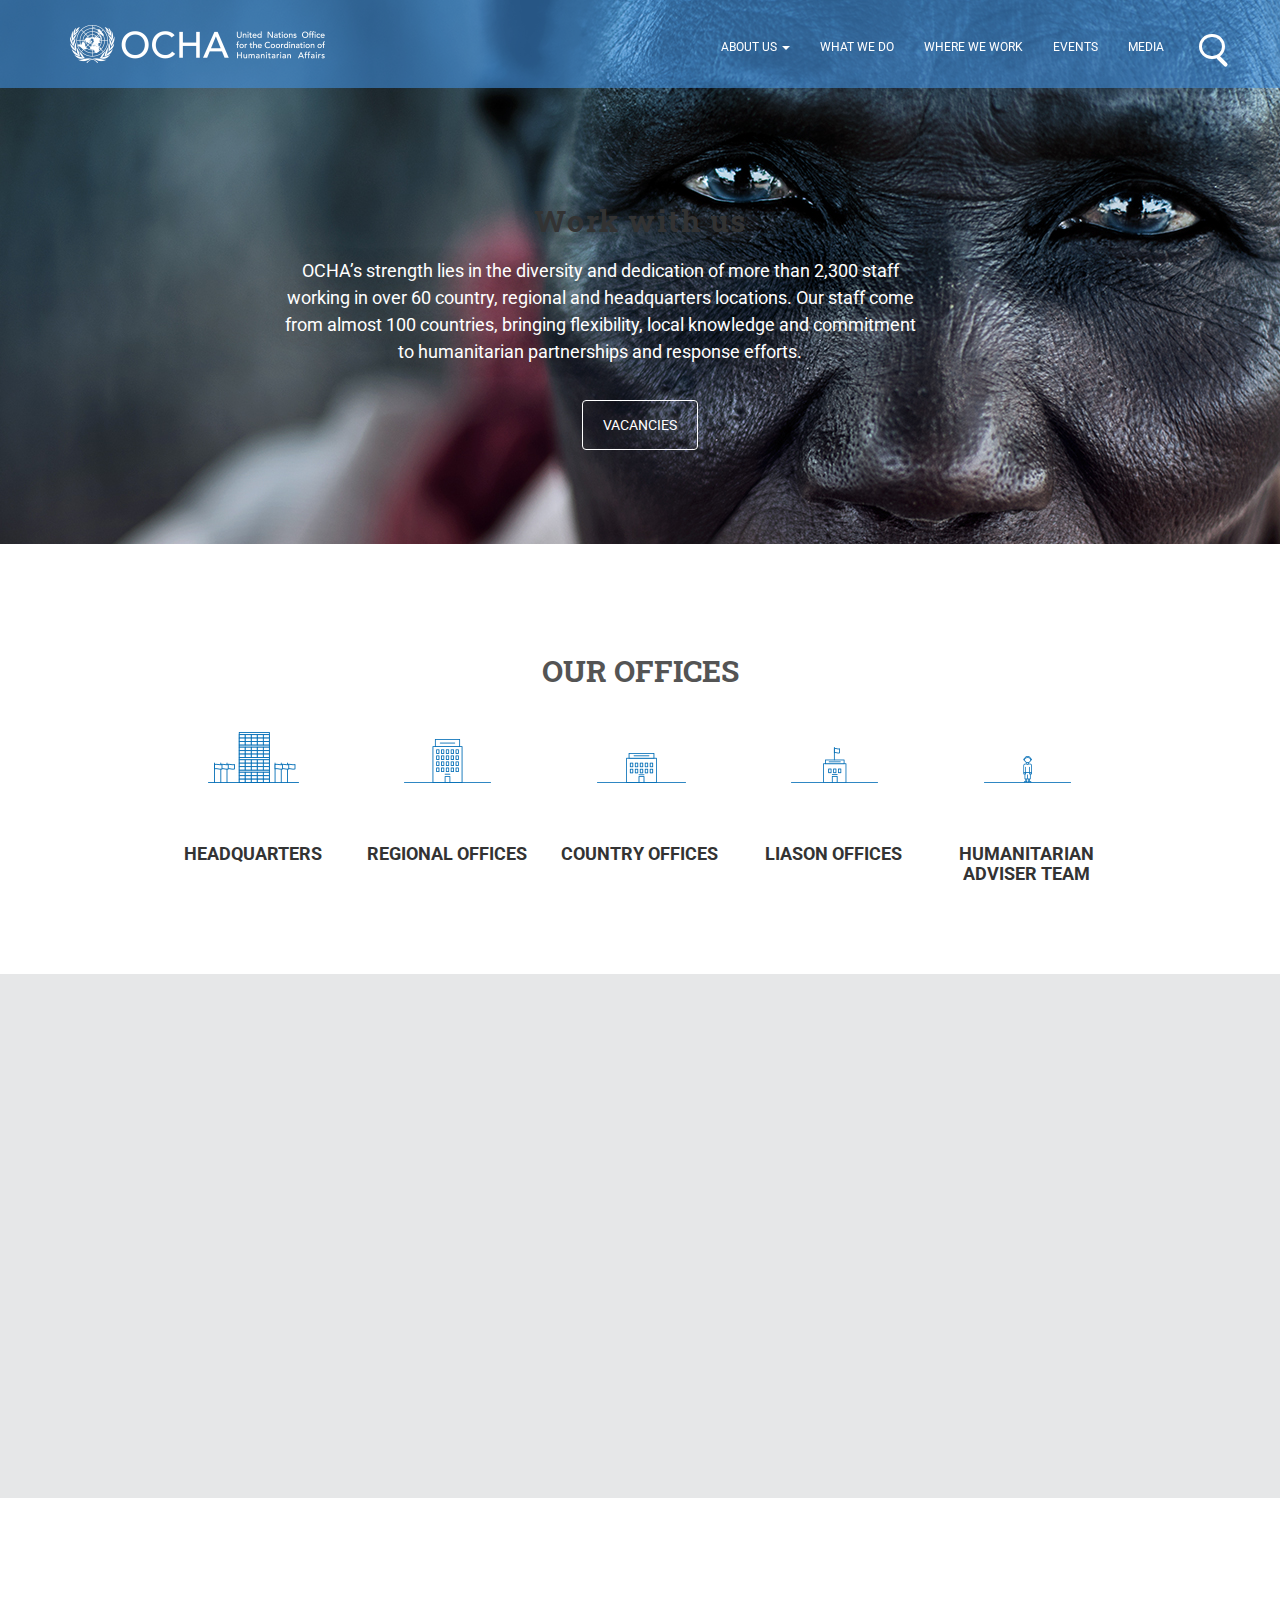
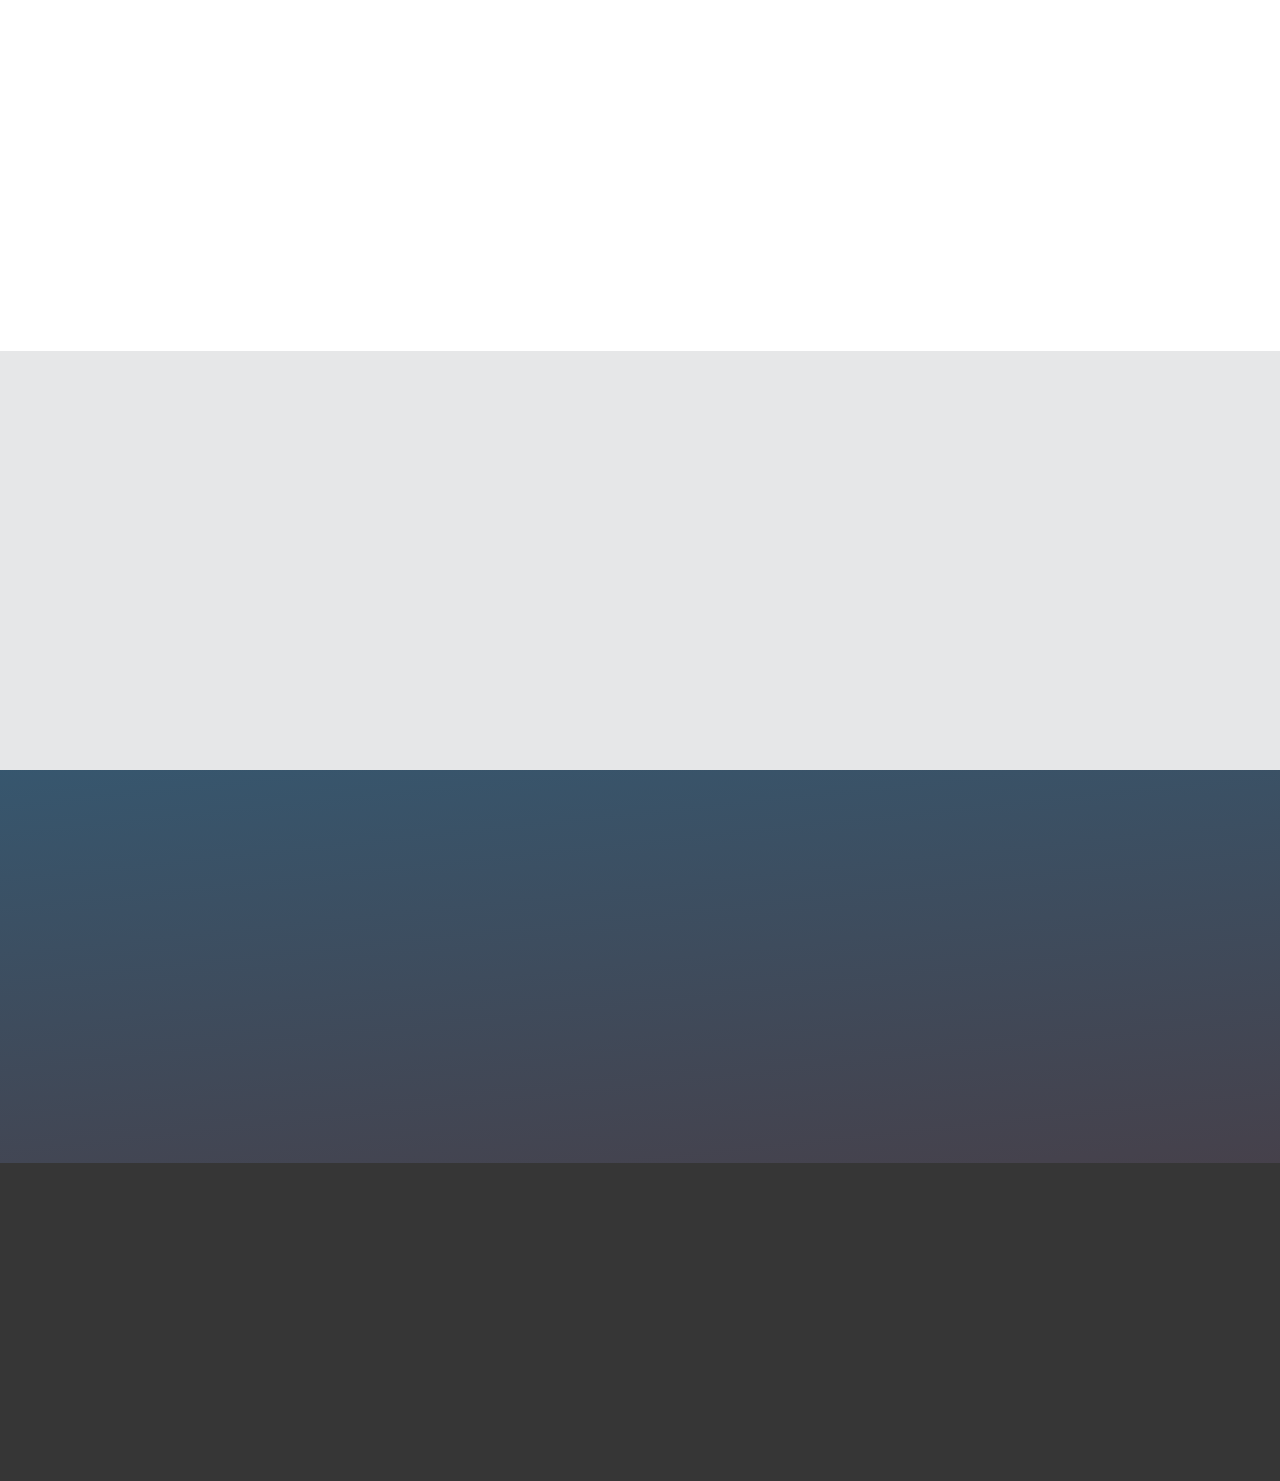
<file: work-with-us.html>
<!DOCTYPE html>
<html lang="en">

<head>
    <meta charset="utf-8">
    <meta name="viewport" content="width=device-width, initial-scale=1.0">
    <!-- Bootstrap CSS -->
    <link rel="stylesheet" media="screen" href="https://cdnjs.cloudflare.com/ajax/libs/twitter-bootstrap/3.3.6/css/bootstrap.min.css">
    <!-- Animate CSS -->
    <link rel="stylesheet" media="screen" href="css/animate.css">
    <!-- Custom CSS -->
    <link rel="stylesheet" media="screen" href="css/style.css">
    <!-- Fonts -->
    <link href="https://fonts.googleapis.com/css?family=Roboto+Slab:300,400,700|Roboto:400,400i,700" rel="stylesheet">
    <link href="https://maxcdn.bootstrapcdn.com/font-awesome/4.2.0/css/font-awesome.min.css" rel="stylesheet">
    <title>United Nations OCHA - Work with us</title>


</head>

<body>


    <!--NAV-->
    <nav class="navbar navbar-default navbar-fixed-top">
        <div class="container">
            <div class="navbar-header">
                <button type="button" class="navbar-toggle collapsed" data-toggle="collapse" data-target="#navbar" aria-expanded="false" aria-controls="navbar">
                    <span class="sr-only">Toggle navigation</span>
                    <span class="icon-bar top-bar"></span>
                    <span class="icon-bar middle-bar"></span>
                    <span class="icon-bar bottom-bar"></span>
                </button>
                <a class="navbar-brand" href="index.html"><img src="img/ocha_logo.png"></a>
            </div>
            <div id="navbar" class="navbar-collapse collapse">
                <ul class="nav navbar-nav navbar-right">
                    <li class="dropdown">
                        <a href="#" class="dropdown-toggle" data-toggle="dropdown" role="button" aria-haspopup="true" aria-expanded="false"><span>ABOUT US</span> <i class="caret"></i></a>
                        <ul class="dropdown-menu">
                            <li><a href="#">WHO WE ARE</a></li>
                            <li><a href="#">HOW ARE WE FOUNDED</a></li>
                            <li><a href="work-with-us.html">WORK WITH US</a></li>
                        </ul>
                    </li>
                    <li><a href="#"><span>WHAT WE DO</span></a></li>
                    <li><a href="#"><span>WHERE WE WORK</span></a></li>
                    <li><a href="#"><span>EVENTS</span></a></li>
                    <li><a href="#"><span>MEDIA</span></a></li>
                    <li>
                        <div class="search-container">
                            <div class="expSearchBox">
                                <div class="expSearchFrom">
                                    <input id="field" type="text" placeholder="Search here" />
                                    <div class="close">
                                        <span class="front"></span>
                                        <span class="back"></span>
                                    </div>
                                </div>
                            </div>
                        </div>
                    </li>





                </ul>
            </div>
            <!--/.nav-collapse -->
        </div>
    </nav>
    <!--HERO-->
    <div class="container-fluid ">
        <div class="row hero-img work-with-us">
            <div class="col-md-12 ">
                <div class="hero-content wow fadeInUp">
                    <h1>Work with us</h1>
                    <p>OCHA’s strength lies in the diversity and dedication of more than 2,300 staff working in over 60 country, regional and headquarters locations. Our staff come from almost 100 countries, bringing flexibility, local knowledge and commitment to humanitarian partnerships and response efforts.</p>
                    <a class="btn btn-white">VACANCIES</a>
                </div>
            </div>
        </div>
    </div>
    <!--INTRO-->
    <div class="container padding-block">
        <div class="row wow fadeInUp">
            <div class="col-md-12">
                <h2 class="section-title" id="target">OUR OFFICES</h2>
            </div>
        </div>
        <div class="row wow fadeInUp">
            <div class="col-md-2 col-md-offset-1">
                <div class="intro">
                    <img class="img-responsive center-block" src="img/hq.png">

                    <h4>HEADQUARTERS</h4>
                </div>
            </div>
            <div class="col-md-2">
                <div class="intro">
                    <img class="img-responsive center-block" src="img/regional.png">

                    <h4>REGIONAL OFFICES</h4>
                </div>
            </div>
            <div class="col-md-2">
                <div class="intro">
                    <img class="img-responsive center-block" src="img/country-office.png">

                    <h4>COUNTRY OFFICES</h4>
                </div>
            </div>
            <div class="col-md-2">
                <div class="intro">
                    <img class="img-responsive center-block" src="img/liason.png">

                    <h4>LIASON OFFICES</h4>
                </div>
            </div>
            <div class="col-md-2">
                <div class="intro">
                    <img class="img-responsive center-block" src="img/advisor.png">

                    <h4>HUMANITARIAN ADVISER TEAM</h4>
                </div>
            </div>
        </div>

    </div>
    <!--TEAM-->
    <div class="container-fluid grey-bk padding-block">
        <div class="container">
            <div class="row wow fadeInUp">
                <div class="col-md-12">
                    <h2 class="section-title">OUR TEAM</h2>
                </div>
            </div>
            <div class="row wow fadeInUp ">
                <div class="col-md-12 center-block text-center">
                    <h4 class="background center-block"><span class="grey-bk">FIELD</span></h4>
                    <img class="wow bounceIn" data-wow-delay=".3s"  src="img/People-01.png" alt="OCHA">
                    <img class="wow bounceIn" data-wow-delay=".4s" src="img/People-02.png" alt="OCHA">
                    <img class="wow bounceIn" data-wow-delay=".5s" src="img/People-03.png" alt="OCHA">
                    <img class="wow bounceIn" data-wow-delay=".6s" src="img/People-04.png" alt="OCHA">
                    <img class="wow bounceIn" data-wow-delay=".7s" src="img/People-05.png" alt="OCHA">
                    <img class="wow bounceIn" data-wow-delay=".8s" src="img/People-06.png" alt="OCHA">
                    <img class="wow bounceIn" data-wow-delay=".9s" src="img/People-07.png" alt="OCHA">
                    <b class="wow fadeIn" data-wow-delay="1.1s">77%</b>
                </div>
            </div>
            <div class="row wow fadeInUp ">
                <div class="col-md-12 center-block text-center">
                    <h4 class="background center-block"><span class="grey-bk">HEADQUARTERS</span></h4>
                    <img class="wow bounceIn" data-wow-delay=".5s" src="img/People-08.png" alt="OCHA">
                    <img class="wow bounceIn" data-wow-delay=".6s" src="img/People-09.png" alt="OCHA">
                    <img class="wow bounceIn" data-wow-delay=".7s" src="img/People-10.png" alt="OCHA">
                    <b class="wow fadeIn" data-wow-delay=".9s">23%</b>
                </div>

            </div>

        </div>



    </div>
    <!--INFO JOBS-->
    <div class="container padding-block">
        <div class="row wow fadeInUp">
            <div class="col-md-12">
                <h2 class="section-title" id="target">PRACTICAL INFORMATION ABOUT OUR JOBS</h2>
            </div>
        </div>
        <div class="row wow fadeInUp">
            <div class="col-md-2 col-md-offset-1">
                <div class="intro">
                    <img class="img-responsive center-block" src="img/careers-icon.png">

                    <h4>UN CAREERS</h4>
                </div>
            </div>
            <div class="col-md-2">
                <div class="intro">
                    <img class="img-responsive center-block" src="img/application-icon.png">

                    <h4>APPLICATION PROCESS</h4>
                </div>
            </div>
            <div class="col-md-2">
                <div class="intro">
                    <img class="img-responsive center-block" src="img/job-profile-icon.png">

                    <h4>HOW TO CREATE A JOB PROFILE</h4>
                </div>
            </div>
            <div class="col-md-2">
                <div class="intro">
                    <img class="img-responsive center-block" src="img/internship-icon.png">

                    <h4>HOW TO APPLY FOR INTERNSHIPS</h4>
                </div>
            </div>
            <div class="col-md-2">
                <div class="intro">
                    <img class="img-responsive center-block" src="img/interview-icon.png">

                    <h4>PREPARE YOUR INTERVIEW</h4>
                </div>
            </div>
        </div>

    </div>
    <!--JOBS WARNING-->
    <div class="container-fluid grey-bk padding-block">
        <div class="container">
            <div class="row wow fadeInUp">
                <div class="col-md-12">
                    <div class="center-block text-center paragraph">
                       <h4 class="warning-message background"><span class="grey-bk fa fa-exclamation-triangle" aria-hidden="true"></span></h4>
                        There is an increasing number of fake job offers soliciting fees from applicants circulating on the Internet. The United Nations <b>does not charge</b> a fee at any stage of the recruitment process (application, interview meeting, processing, training or any other fees). The United Nations does not concern itself with information on bank accounts.
                    </div>
                   
                </div>
            </div>
        </div>
    </div>
    <!--NEWSLETTER-->
    <div class="container-fluid padding-block dark-blue-bk">
        <div class="row wow fadeInUp newsletter">
            <div class="col-md-12 text-center white">
                <h2 class="section-title white">SUBSCRIBE TO OUR NEWSLETTER</h2>
                <div class="input-group input-group-lg margin20-top-bottom">
                    <span class="input-group-addon" id="sizing-addon1"><i class="fa fa-envelope-o"></i></span>
                    <input type="text" class="form-control" placeholder="email" aria-describedby="sizing-addon1">
                </div>
                <p class="white">Want to hear latest news about OCHA?</p>
                <small>Follow us and keep updated!</small>

            </div>
        </div>
    </div>
    <!--FOOTER-->
    <div class="container-fluid black-bk footer">
        <div class="container">
            <div class="row wow fadeInUp">
                <div class="col-md-3 white">
                    <h4 class="white">CONTACT</h4>
                    <a href="#">Funding</a>
                    <br/>
                    <a href="#">Private Sector</a>
                    <br/>
                    <a href="#">Policy and Events</a>
                    <br/>
                    <a href="#">Press Office</a>
                    <br/>
                    <a href="#">Coordination Mechanisms</a>
                </div>
                <div class="col-md-3 white ">
                    <h4 class="white">PARTNERS</h4>
                    <div class="social">
                        <ul class="partners">
                            <li>
                                <a href="#" class="link-list"><img src="img/CERF.png" alt="CERF"></a>
                            </li>
                            <li>
                                <a href="#" class="link-list"><img src="img/Gdacs.png" alt="Gdacs"></a>
                            </li>
                            <li>
                                <a href="#" class="link-list"><img src="img/HDX.png" alt="HDX"></a>
                            </li>
                            <li>
                                <a href="#" class="link-list"><img src="img/IASC.png" alt="IASC"></a>
                            </li>
                            <li>
                                <a href="#" class="link-list"><img src="img/INSARAG.png" alt="INSARAG"></a>
                            </li>
                            <li>
                                <a href="#" class="link-list"><img src="img/Redhum.png" alt="Redhum"></a>
                            </li>
                            <li>
                                <a href="#" class="link-list"><img src="img/Reliefweb.png" alt="Reliefweb"></a>
                            </li>
                            <li>
                                <a href="#" class="link-list"><img src="img/WHS.png" alt="WHS"></a>
                            </li>

                        </ul>
                    </div>
                </div>
                <div class="col-md-3 white ">
                    <h4 class="white">SOCIAL</h4>
                    <div class="social">
                        <ul>
                            <li><a href="#"><i class="fa fa-lg fa-facebook"></i></a></li>
                            <li><a href="#"><i class="fa fa-lg fa-twitter"></i></a></li>
                            <li><a href="#"><i class="fa fa-lg fa-google-plus"></i></a></li>
                            <li><a href="#"><i class="fa fa-lg fa-linkedin"></i></a></li>
                            <li><a href="#"><i class="fa fa-lg fa-instagram"></i></a></li>
                            <li><a href="#"><i class="fa fa-lg fa-youtube"></i></a></li>
                            <li><a href="#"><i class="fa fa-lg fa-behance"></i></a></li>
                        </ul>
                    </div>
                </div>
                <div class="col-md-3 white ">
                    <h4 class="white">THEMES</h4>
                    <ul>
                        <li>
                            <li><a href="#">Displacement</a></li>
                            <li><a href="#">Emergency Preparedness</a></li>
                            <li><a href="#">Emergency Response</a></li>
                            <li><a href="#">Environmental Emergencies</a></li>
                            <li><a href="#">Evaluations of Humanitarian Response</a></li>
                            <li><a href="#">Explosive weapons in populated areas</a></li>
                            <!--
                            <li><a href="#">Food security</a></li>
                            <li><a href="#">Humanitarian Access</a></li>
                            <li><a href="#">Humanitarian Civil-Military Coordination</a></li>
                            <li><a href="#">Humanitarian Development Nexus</a></li>
-->
                            <li><a href="#" id="orange">More <i class="glyphicon glyphicon-menu-right"></i></a></li>
                    </ul>
                </div>
            </div>
        </div>
    </div>
    <!--JS-->
    <!-- jQuery -->
    <script src="https://cdnjs.cloudflare.com/ajax/libs/jquery/1.11.3/jquery.min.js"></script>
    <!-- Bootstrap JS -->
    <script src="https://cdnjs.cloudflare.com/ajax/libs/twitter-bootstrap/3.3.6/js/bootstrap.min.js"></script>
    <!-- No More Lonely Words -->
    <script src="js/noMoreLonelyWords.js"></script>
    <!--Header transparency-->
    <script>
        $(document).ready(function () {
            $(window).scroll(function () {
                if ($(document).scrollTop() > 100) {
                    $(".navbar").css("background", "rgba(2, 108, 182, 1)");
                } else {
                    $(".navbar").css("background", "rgba(2, 108, 182, .6)");
                }
            });
        });
    </script>
    <!--Animate elements when scroll-->
    <script src="js/wow.js"></script>
    <script>
        new WOW().init();
    </script>

</body>

</html>
</file>
<file: css/style.css>
/**
 * CH01 - Typography
 * CH0 - Page Structure
 * CH0 - Header & Navigation
 * CH0 - Intro
 * CH0 - News
 * CH0 - Crisis
 * CH0 - Media & Vacancies
 * CH0 - Article
 * CH0 - Footer
 * CH0 - Miscellaneous
**/


/* ===============
   CH01 - Typography
   =============== */


/*General*/

* {
    -webkit-font-smoothing: antialiased;
    -moz-osx-font-smoothing: grayscale;
}

body,
p {
    font-family: 'Roboto', sans-serif;
    font-size: 14px;
    line-height: 1.5;
    color: #333333;
}

.bold {
    font-weight: 700;
}

@media screen and (min-width: 600px) {
    body,
    p {
        font-size: 16px;
    }
}

@media screen and (min-width: 992px) {
    body,
    p {
        font-size: 18px;
    }
}

p,
.paragraph {
    max-width: 640px;
    margin-bottom: 20px;
}


/*Headings and titles*/

h1 {
    font-size: 30px;
    font-weight: 700;
    font-family: 'Roboto Slab', serif;
    letter-spacing: 1.5px;
}

h2 {
    font-family: 'Roboto Slab', serif;
}

h3 {
    font-family: 'Roboto Slab', serif;
}

h4 {
    margin-top: 20px;
}


/*Title with line behind*/

h4.background {
    position: relative;
    z-index: 1;
}

h4.background:before {
    border-top: 2px solid #dfdfdf;
    content: "";
    margin: 0 auto;
    /* this centers the line to the full width specified */
    position: absolute;
    /* positioning must be absolute here, and relative positioning must be applied to the parent */
    top: 50%;
    left: 0;
    right: 0;
    bottom: 0;
    width: 300px;
    max-width: 100%;
    z-index: -1;
}

h4.background span {
    /* to hide the lines from behind the text, you have to set the background color the same as the container */
    /*  background: #fff;*/
    padding: 0 15px;
}


/*Related content*/

.twitter-feed {
    margin-top: 40px;
}

.related {
    margin-top: 50px;
}

.related,
.related p {
    font-size: 15px;
    color: #777777;
}

.related h2 {
    color: #777777;
    margin-bottom: 40px;
}

.related h4 {
    color: #418FDE;
}


/*Special*/

.special-text {
    font-family: 'Roboto Slab', serif;
    font-weight: 300;
}

.intro-article {
    font-size: 22px;
}

.title-article {
    color: #418FDE;
    margin: 0 0 20px 0;
}

.quote {
    font-family: 'Crimson Text', serif;
    font-size: 24px;
    text-align: center;
    padding: 0.5em 10px;
    margin-top: 3em;
    margin-bottom: -1.2em;
    quotes: "\201C""\201D""\2018""\2019";
}

.quote:before {
    color: #ccc;
    content: open-quote;
    font-size: 4em;
    line-height: 0.1em;
    margin-right: 0.25em;
    vertical-align: -0.4em;
    display: block;
}

.quote:after {
    color: #ccc;
    content: close-quote;
    font-size: 4em;
    line-height: 1.3em;
    margin-right: 0.25em;
    vertical-align: -0.4em;
    display: block;
}


/*Warning*/

.warning-message {
    color: #418FDE;
    font-size: 40px;
}


/*Colors*/

.white {
    color: #ffffff !important;
}

.grey {
    color: #a7a9ac;
}

.blue {
    color: #418FDE;
}

#orange {
    color: rgb(244, 121, 50);
}


/*Links*/

a .glyphicon {
    top: 3px;
}


/*Lists*/

.link-list {
    list-style: none;
    padding: 0;
}

.link-list li .glyphicon {
    top: 3px;
}


/*Buttons*/

.btn {
    text-transform: uppercase;
    text-decoration: none;
    padding: 0px 20px;
    line-height: 48px;
    margin-top: 15px;
    font-size: 14px;
    letter-spacing: 1.2;
    webkit-transition: all 150ms linear;
    transition: all 150ms linear;
    border: none;
    border-radius: 4px;
    background: none;
    border: solid 1px #418FDE;
    color: #418FDE;
    margin-bottom: 20px;
}

.btn:hover,
.btn:focus {
    background: -moz-linear-gradient( 110deg, rgb(65, 143, 222) 50%, rgba(167, 169, 172, 0.95) 135%);
    background: -webkit-linear-gradient( 110deg, rgb(65, 143, 222) 50%, rgba(167, 169, 172, 0.95) 135%);
    background: -ms-linear-gradient( 110deg, rgb(65, 143, 222) 50%, rgba(167, 169, 172, 0.95) 135%);
    color: #ffffff;
}

.btn-white {
    color: #ffffff;
    border-color: #ffffff;
}

.btn-white:hover,
.btn-white:focus {
    background: #ffffff;
    color: #418FDE;
}


/*Page Structure*/

.container-first {
    margin-top: 75px;
}

@media (max-width:767px) {
    .container-first {
        margin-top: inherit;
    }
}


/*Header*/

.navbar {
    font-size: 12px;
    padding-top: 10px;
    padding-bottom: 10px;
    border: none;
}

.navbar-default .navbar-nav>li>a {
    color: #ffffff;
}

.navbar-brand {
    display: inline-block;
    height: 100%;
    vertical-align: middle;
}

.navbar-brand img {
    vertical-align: middle;
}

.navbar-right {
    padding-top: 12px;
}

.dropdown-menu {
    font-size: 12px;
}

.navbar-default .navbar-nav>.open>a,
.navbar-default .navbar-nav>.open>a:focus,
.navbar-default .navbar-nav>.open>a:hover,
.navbar-default .navbar-nav>.open>a:visited {
    background: none;
    color: #ffffff !important;
}

.navbar-nav>li>a:focus,
.navbar-nav>li>a:hover {
    color: #ffffff !important;
}

.nav li a span {
    padding-bottom: 10px;
}

.nav li a span:hover {
    border-bottom: 2px #dadada solid;
    color: #dadada !important;
}

@media (max-width: 992px) {
    .navbar-default .navbar-nav .open .dropdown-menu>li>a {
        color: #ffffff;
    }
}

.hero-content,
.hero-content p {
    text-align: center;
    color: #ffffff;
}


/*Intro*/

.intro,
.intro h4,
.intro p {
    margin: 0 auto;
    text-align: center;
}

.content .intro {
    margin-bottom: 60px;
}

.content .intro p {
    color: #646464;
    font-family: 'Roboto Slab', serif;
    font-weight: 400;
    font-size: 15px;
}

.intro h4 {
    font-weight: 700;
}

.section-title {
    text-align: center;
    font-weight: 700;
    color: #545454;
    text-transform: uppercase;
}

.content .section-title {
    color: #545454;
    padding-bottom: 15px;
}


/*Footer*/

.footer {
    font-size: 12px;
}

.footer ul {
    padding: 0;
}

.footer a {
    color: white;
    line-height: 2em;
}

.footer li {
    list-style: none;
    line-height: 2em;
}

.partners li a img {
    max-width: 70px;
    padding: 3px;
}

.social {
    margin: 0 0 0 -14px;
    padding: 0;
    max-width: 200px;
}

@media (max-width: 992px) {
    .social {
        max-width: 100%;
    }
}

.social ul {
    margin: 0;
    padding: 5px;
}

.social ul li {
    margin: 5px;
    list-style: none outside none;
    display: inline-block;
}

.social i {
    width: 40px;
    height: 40px;
    color: #363636;
    background-color: #e6e7e8;
    font-size: 22px;
    text-align: center;
    padding-top: 12px;
    border-radius: 50%;
    -moz-border-radius: 50%;
    -webkit-border-radius: 50%;
    -o-border-radius: 50%;
    transition: all ease 0.3s;
    -moz-transition: all ease 0.3s;
    -webkit-transition: all ease 0.3s;
    -o-transition: all ease 0.3s;
    -ms-transition: all ease 0.3s;
}

.social i:hover {
    color: #FFF;
    text-decoration: none;
    transition: all ease 0.3s;
    -moz-transition: all ease 0.3s;
    -webkit-transition: all ease 0.3s;
    -o-transition: all ease 0.3s;
    -ms-transition: all ease 0.3s;
}

.social .fa-facebook:hover {
    /* round facebook icon*/
    background: #4060A5;
}

.social .fa-twitter:hover {
    /* round twitter icon*/
    background: #00ABE3;
}

.social .fa-google-plus:hover {
    /* round google plus icon*/
    background: #e64522;
}

.social .fa-linkedin:hover {
    /* round linkedin icon*/
    background: #0094BC;
}

.social .fa-instagram:hover {
    /* round instagram icon*/
    background: #375989;
}

.social .fa-youtube:hover {
    background: #FF1F25;
}

.social .fa-behance:hover {
    background: #005cff;
}

.social .fa-medium:hover {
    background: #00AB6C;
}


/* ===============
   CH03 - Header & Navigation
   =============== */

.navbar {
    background: rgba(65, 143, 222, .6);
}

@media (max-width: 992px) {
    .navbar {
        background: rgba(65, 143, 222, 1) !important;
    }
}


/*Hamburger button*/

.navbar-toggle {
    border: none;
    background: transparent !important;
    margin-top: 20px;
}

.navbar-toggle:hover {
    background: transparent !important;
}

.navbar-toggle .icon-bar {
    width: 22px;
    transition: all 0.2s;
}

.navbar-toggle .top-bar {
    transform: rotate(45deg);
    transform-origin: 10% 10%;
}

.navbar-toggle .middle-bar {
    opacity: 0;
}

.navbar-toggle .bottom-bar {
    transform: rotate(-45deg);
    transform-origin: 10% 90%;
}

.navbar-toggle.collapsed .top-bar {
    transform: rotate(0);
}

.navbar-toggle.collapsed .middle-bar {
    opacity: 1;
}

.navbar-toggle.collapsed .bottom-bar {
    transform: rotate(0);
}

.navbar-default .navbar-toggle .icon-bar {
    background-color: #fff;
}


/* Show mobile menu in 992px and less*/

@media (max-width: 992px) {
    .navbar-header {
        float: none;
    }
    .navbar-left,
    .navbar-right {
        float: none !important;
    }
    .navbar-toggle {
        display: block;
    }
    .navbar-collapse {
        border-top: 1px solid transparent;
        box-shadow: inset 0 1px 0 rgba(255, 255, 255, 0.1);
    }
    .navbar-fixed-top {
        top: 0;
        border-width: 0 0 1px;
    }
    .navbar-collapse.collapse {
        display: none!important;
    }
    .navbar-nav {
        float: none!important;
        margin-top: 7.5px;
    }
    .navbar-nav>li {
        float: none;
    }
    .navbar-nav>li>a {
        padding-top: 10px;
        padding-bottom: 10px;
    }
    .collapse.in {
        display: block !important;
    }
    /*Search box to the left*/
    .expSearchBox {
        float: left !important;
        margin: 20px -2px !important;
    }
}


/*Non sticky bar in mobile*/

@media (max-width: 767px) {
    .navbar-fixed-top {
        position: relative;
        top: auto;
    }
    .navbar-collapse {
        max-height: none;
    }
    body {
        margin: 0;
    }
    .navbar {
        margin-bottom: 0;
    }
}

.hero-img {
    padding: 94px 20px;
    background-image: url(../img/hero_image.jpg);
    background-repeat: no-repeat;
    background-position: center;
    background-size: cover;
    height: 544px;
}

.work-with-us {
    background-image: url(../img/work-with-us-hero.jpg);
}

.hero-content {
    max-width: 720px;
    margin: 0 auto;
    padding-top: 90px;
}

@media (min-width: 768px) {
    .navbar-nav>li>a {
        padding-bottom: 5px;
    }
}

.dropdown-menu {
    margin-bottom: 15px;
}


/*Search bar*/

*,
*:after,
*::before {
    -webkit-box-sizing: border-box;
    -moz-box-sizing: border-box;
    box-sizing: border-box;
}

.expSearchBox {
    float: right;
    margin: 0;
}

.expSearchFrom {
    border: 3px solid #fff;
    border-radius: 20px;
    display: inline-block;
    height: 25px;
    position: relative;
}

input#field {
    cursor: pointer;
    border: none;
    background: transparent;
    height: 30px;
    width: 0px;
    line-height: 0px;
    vertical-align: top;
    /*change width of the magnifying glass*/
    padding: 0px 10px;
    -webkit-transition: width .5s;
    /* Safari */
    transition: width .5s;
    position: relative;
    z-index: 2;
    color: #fff;
    top: -5px;
}

input#field:focus {
    width: 200px;
    outline: none;
    margin-right: 30px;
}

.close {
    position: absolute;
    width: 30px;
    height: 30px;
    top: 0px;
    right: 0px;
    -webkit-transition: .2s ease-in-out;
    -moz-transition: .2s ease-in-out;
    -o-transition: .2s ease-in-out;
    transition: .2s ease-in-out;
    cursor: pointer;
    z-index: 1
}

.close span {
    background: #fff none repeat scroll 0 0;
    border-radius: 3px;
    display: block;
    height: 4px;
    position: absolute;
    right: -7px;
    top: 22px;
    width: 14px;
    -webkit-transition: .2s .3s ease-in-out;
    -moz-transition: .2s .3s ease-in-out;
    -o-transition: .2s .3s ease-in-out;
    transition: .2s .3s ease-in-out;
    -webkit-transform: rotate(45deg);
    -moz-transform: rotate(45deg);
    -o-transform: rotate(45deg);
    transform: rotate(45deg);
}

.close span.back {
    top: 8px;
    right: 9px;
    opacity: 0;
}

input#field:focus + .close span {
    top: 8px;
    right: 9px;
}

input#field:focus + .close span.back {
    -webkit-transition: .5s .7s ease-in-out;
    -moz-transition: .5s .7s ease-in-out;
    -o-transition: .5s .7s ease-in-out;
    transition: .5s .7s ease-in-out;
    -webkit-transform: rotate(45deg);
    -moz-transform: rotate(-45deg);
    -o-transform: rotate(-45deg);
    transform: rotate(-45deg);
    opacity: 1;
}

.search-container {
    margin-top: 12px;
    margin-left: 20px;
}

.close {
    opacity: 1;
}


/* ===============
   CH04 - Intro
   =============== */

.intro img {
    padding: 5px;
    max-width: 130px;
    margin-bottom: 30px;
}


/* ===============
   CH05 - News
   =============== */

.news-thumbnail img:hover {
    opacity: .5;
}


/* ===============
   CH06 - Crisis
   =============== */


/*Crisis home*/

.crisis-bk {
    background-image: url(../img/crisis-bk.jpg);
    background-repeat: no-repeat;
    background-position: center;
    background-size: cover;
    /*    height: 414px;*/
}

@media (max-width: 992px) {
    .crisis-bk {
        height: auto;
    }
    .crisis-item {
        margin: 40px auto;
    }
    .navigation-crisis {
        display: none;
    }
}

.crisis-item {
    width: 140px;
    height: 140px;
    border: solid 1px #ffffff;
    border-radius: 100%;
}

.navigation-crisis-arrow {
    width: 140px;
    height: 140px;
}


/*Country Pages*/

.countryname {
    background: #418FDE;
    display: block;
    position: absolute;
    padding: 0 40px;
    color: #FFFFFF;
    font-family: "Roboto Slab", serif;
    font-weight: 400;
    font-size: 18px;
    line-height: 43px;
    text-transform: uppercase;
    vertical-align: middle;
    top: 30px;
}

@media (max-width:500px) {
    .countryname {
        position: relative;
        padding: 0 20px;
        top: 0;
        margin-bottom: 10px;
    }
}

body.country h1 {
    color: #a7a9ac;
    text-transform: uppercase;
    font-size: 44px;
    -webkit-font-smoothing: antialiased;
    -moz-osx-font-smoothing: grayscale;
    letter-spacing: -0.5px;
    margin-bottom: 30px;
}

.country .container h1:not(:first-of-type) {
    margin-top: 100px;
}

@media (max-width:400px) {
    .country .container h1:not(: first-of-type) {
        margin-top: 50px;
    }
}

.about-box {
    background: #418FDE;
    color: #FFFFFF;
    width: 100%;
    height: auto;
    position: relative;
}

.readmore {
    display: block;
    position: absolute;
    top: -18px;
    right: 0;
    background: #418FDE;
    color: #FFFFFF;
    font-family: 'Roboto Slab', serif;
    font-weight: 700;
    text-align: center;
    padding: 5px 20px;
    z-index: 2000;
    text-transform: uppercase;
    text-decoration: none;
}

.readmore:hover,
.readmore:focus {
    background: #375989;
    color: #FFFFFF;
    text-decoration: none;
}

@media (max-width:990px) {
    .readmore {
        bottom: 0;
        top: auto;
    }
}

.about-text {
    padding: 40px;
}

.about-text p {
    color: inherit;
    margin: 0;
    font-size: 22px;
    line-height: 26.5px;
}

@media (max-width:990px) {
    .about-text p {
        font-size: 18px;
        line-height: 21px;
    }
}

.about-map {
    position: absolute;
    right: 0;
    bottom: 0;
    top: 0;
    background: #EEEEEE;
}

@media (max-width:990px) {
    .about-map {
        position: relative;
        height: 300px;
    }
}

.about-box:after {
    content: '';
    display: block;
    clear: both;
}

.icon {
    display: block;
    height: 100px;
    width: 100%;
    background: #418FDE;
    background-repeat: no-repeat;
    background-position: center center;
    background-attachment: scroll;
    background-size: contain;
}

.icon-need {
    background-image: url("../img/icon-assistance.png");
}

.icon-assistance {
    background-image: url("../img/icon-helping.png");
}

.icon-displacement {
    background-image: url("../img/icon-displacement.png");
}

.figures-text {
    background: #EEEEEE;
    box-sizing: border-box;
    padding: 10px;
    min-height: 150px;
    text-align: center;
    font-family: 'Roboto Slab', serif;
    font-size: 15px;
    line-height: 18px;
    color: #6d6d6d;
}

.figures-text span {
    display: block;
    text-transform: uppercase;
    font-size: 35px;
    font-weight: 700;
    margin: 20px 0;
}

@media (max-width:990px) {
    .key-figures .col-md-3 {
        width: 50%;
        float: left;
        margin-bottom: 20px;
    }
}

@media (max-width:400px) {
    .icon {
        height: 50px;
    }
    .figures-text {
        font-size: 13px;
        line-height: 16px;
        min-height: 110px;
    }
    .figures-text span {
        font-size: 25px;
        margin: 10px 0;
    }
}

.item {
    box-sizing: border-box;
}

.timeline > .row > div[class*='col-'] {
    padding: 0;
    margin: 0;
}

.timeline div[class*='col-'].content-col {
    padding-left: 60px;
    padding-right: 60px;
    padding-bottom: 10px;
    border-left: 1px solid #418FDE;
    box-sizing: border-box;
}

@media (max-width:500px) {
    .timeline div[class*='col-'].content-col {
        padding-left: 30px;
        padding-right: 30px;
    }
}

.timeline div[class*='col-'].date-col {
    background: #d5d6d7;
    box-sizing: border-box;
}

.timeline p {
    color: #b2b4b6;
    font-size: 19px;
    line-height: 22px;
}

@media (max-width:400px) {
    .timeline p {
        font-size: 16px;
        line-height: 19px;
    }
}

.timeline div[class*='col-'].date-col p {
    text-align: center;
    color: #8b8e91;
    margin: 5px 0;
    font-weight: 700;
    font-style: italic;
}

.timeline div[class*='col-'].date-col:after {
    content: url('../img/timeline-bullet.svg');
    display: block;
    position: absolute;
    width: 32px;
    height: 32px;
    top: 0;
    right: -16px;
    z-index: 1000;
}

@media (max-width:990px) {
    .timeline div[class*='col-'].date-col:after {
        top: 0;
        left: -11px;
        width: 22px;
        height: 22px
    }
}

.timeline-date {
    color: #8b8e91;
    font-weight: 700;
    font-style: italic;
}

.timeline .content-col img {
    width: 100%;
    margin-bottom: 20px;
}

.timeline div:last-of-type div[class*='col-'].content-col {
    border-left: none;
}

p.viewmore {
    text-align: center;
    font-weight: 100;
    font-size: 14px;
    color: #1088e3;
    font-style: italic;
    max-width: none;
}

p.viewmore a {
    display: block;
    background-image: url(../img/icon-view-arrow.png);
    background-repeat: no-repeat;
    background-attachment: scroll;
    width: 33px;
    height: 33px;
    margin: 0 auto;
}

.slideshow .viewmore a {
    display: block;
    background-image: url(../img/icon-view-arrow.png);
    background-repeat: no-repeat;
    background-attachment: scroll;
    width: 33px;
    height: 33px;
    position: absolute;
    top: calc(50% - 16px);
    z-index: 1000;
    opacity: 0.8;
}

.viewmore.down a {
    background-position: 0 0;
}

.viewmore.left a {
    background-position: 0 -33px;
}

.slideshow .viewmore.left a {
    left: 10px;
}

.slideshow .viewmore.right a {
    right: 10px;
}

.viewmore.up a {
    background-position: -33px 0;
}

.viewmore.right a {
    background-position: -33px -33px;
}

.funding-pie {
    margin-bottom: 10px;
}

.funding-piechart {
    padding: 0 10%;
}

.funding-percentage {
    color: #418FDE;
    font-size: 62px;
    line-height: 62px;
    text-align: center;
    font-weight: 700;
    display: block;
    width: 100%;
    margin-top: 30px;
}

.funding-label {
    display: block;
    width: 100%;
    box-sizing: border-box;
    background: #e8e9ec;
    color: #418FDE;
    font-family: 'Roboto Slab', serif;
    text-transform: uppercase;
    padding: 5px 10px;
    font-size: 18px;
    text-align: center;
}

.unfunded {
    fill: #E8E9EB;
}

.funded {
    fill: #2274B6;
}

.pie-number {
    font-family: 'Roboto', sans-serif;
    font-size: 34.7637px;
    font-weight: 700;
    fill: #2274B6
}

.pie-text {
    fill: #B5B5B6;
    font-family: 'Roboto Slab', serif;
    font-size: 18.962px;
    text-transform: uppercase;
}

.funding-bar {
    margin-top: 40px;
}

.barchart text {
    font-family: 'Roboto Slab', serif;
    font-weight: 400;
}

.barchart .cluster-label {
    fill: #A8A9AC;
    font-size: 16px;
}

.barchart .main-label {
    fill: #106CB5;
    font-size: 18px;
}

.barchart .funded {
    fill: #106CB5;
}

.barchart .unfunded {
    fill: #D3D3D3;
}

@media (max-width:990px) {
    .funding-pie .col-md-3 {
        margin-bottom: 20px;
    }
    .funding-piechart {
        padding: 0 30%;
    }
}

@media (max-width:500px) {
    .funding-piechart {
        padding: 0 10%;
    }
    .funding-percentage {
        font-size: 48px;
        line-height: 48px;
        margin-top: 30;
    }
}

@media (max-width:990px) {
    .country-sidebar {
        padding-bottom: 50px;
    }
}

.country-sidebar .related {
    border-top: 1px dashed #4D4D4F;
    padding-top: 30px;
}

.country-sidebar .related h2 {
    text-transform: uppercase;
    font-size: 27px;
    color: #a7a9ac;
}

.country-sidebar .related h4 {
    font-family: 'Roboto Slab', serif;
    font-size: 22px;
    color: #2275af;
}

.country-sidebar .slideshow {
    position: relative;
}

.overview-list {
    list-style-type: none;
    text-indent: 0;
    padding: 0;
    margin: 0;
}

.overview-list li {
    color: #a7a9ac;
    font-size: 19px;
    font-weight: 100;
}

ul.overview-list li:before {
    content: '\f04b';
    font-family: 'FontAwesome';
    margin-right: 10px;
    font-size: 16px;
    vertical-align: middle;
}


/* ===============
   CH0 - Media & Vacancies
   =============== */

.media-bk {
    background-image: url(../img/bk_media.jpg);
    background-repeat: no-repeat;
    background-position: center;
    background-size: cover;
    /*    height: 555px;*/
}

.gallery-nav div {
    box-sizing: border-box;
}

.gallery-nav .gallery-item {
    padding: 20px;
    display: block;
    -webkit-transition: -moz-transform 1s ease-out;
    -moz-transition: -webkit-transform 1s ease-out;
    -o-transition: -o-transform 1s ease-out;
    transition: transform 1s ease-out;
}

.gallery-nav .gallery-item .gallery-wrap {
    background: #2275af;
    position: relative;
    padding-top: 100%;
}

.gallery-item img {
    width: 100%;
    display: block;
    opacity: 0.4;
    margin-top: -100%;
}

.gallery-overlay {
    width: 100%;
    height: 100%;
    position: absolute;
    top: 0;
    margin: 0;
    padding: 0;
    text-align: center;
    z-index: 100;
    background: -moz-linear-gradient(top, rgba(0, 0, 0, 0) 0%, rgba(0, 0, 0, 0.03) 8%, rgba(0, 0, 0, 0.38) 100%);
    /* FF3.6-15 */
    background: -webkit-linear-gradient(top, rgba(0, 0, 0, 0) 0%, rgba(0, 0, 0, 0.03) 8%, rgba(0, 0, 0, 0.38) 100%);
    /* Chrome10-25,Safari5.1-6 */
    background: linear-gradient(to bottom, rgba(0, 0, 0, 0) 0%, rgba(0, 0, 0, 0.03) 8%, rgba(0, 0, 0, 0.38) 100%);
    /* W3C, IE10+, FF16+, Chrome26+, Opera12+, Safari7+ */
    filter: progid: DXImageTransform.Microsoft.gradient( startColorstr='#00000000', endColorstr='#61000000', GradientType=0);
    /* IE6-9 */
}

.gallery-item:hover .gallery-overlay {
    background: -moz-linear-gradient(top, rgba(0, 0, 0, 0) 0%, rgba(0, 0, 0, 0.71) 54%, rgba(0, 0, 0, 0.71) 100%);
    /* FF3.6-15 */
    background: -webkit-linear-gradient(top, rgba(0, 0, 0, 0) 0%, rgba(0, 0, 0, 0.71) 54%, rgba(0, 0, 0, 0.71) 100%);
    /* Chrome10-25,Safari5.1-6 */
    background: linear-gradient(to bottom, rgba(0, 0, 0, 0) 0%, rgba(0, 0, 0, 0.71) 54%, rgba(0, 0, 0, 0.71) 100%);
    /* W3C, IE10+, FF16+, Chrome26+, Opera12+, Safari7+ */
    filter: progid: DXImageTransform.Microsoft.gradient( startColorstr='#00000000', endColorstr='#b5000000', GradientType=0);
    /* IE6-9 */
}

.gallery-overlay-text {
    position: absolute;
    padding-top: 5px;
    width: 100%;
    top: 50%;
    -moz-transform: translateY(-50%);
    -webkit-transform: translateY(-50%);
    -o-transform: translateY(-50%);
    transform: translateY(-50%);
}

.gallery-item:hover .gallery-overlay-text {
    -moz-transform: translateY(-60%);
    -webkit-transform: translateY(-60%);
    -o-transform: translateY(-60%);
    transform: translateY(-60%);
}

.gallery-overlay-text object {
    margin-top: 10px;
    margin-bottom: 0;
    width: 50%;
}

.gallery-overlay-text h4 {
    font-family: 'Roboto Slab', serif;
    color: #FFFFFF;
    margin: 0;
    text-transform: uppercase;
    font-weight: 500;
    font-size: 20px;
}


/* ===============
   CH0 - Article
   =============== */

.article {
    margin-top: 7em;
    margin-bottom: 3em;
}

@media (max-width: 767px) {
    .article {
        margin-top: 1em;
    }
}

.article-share {
    color: #ffffff;
    width: 100%;
    padding: 10px;
    text-align: center;
    margin-bottom: 10px;
    cursor: pointer;
}

.article-share a {
    color: #ffffff;
}

.article-share:hover {
    opacity: .8;
}

.social-icons div {
    width: 47px;
    float: left;
    margin-left: 10px;
}

.social-icons div:first-of-type {
    margin-left: 0;
}

.social-icons:after {
    content: '';
    display: block;
    clear: both;
}

.fb-color {
    background: #4060A5;
}

.tw-color {
    background: #00ABE3;
}

.mail-color {
    background: #8e99a8;
}

.print-color {
    background: #4d617c;
}

.date {
    color: #418FDE;
    font-family: 'Roboto', sans-serif;
    text-align: right;
}

@media (max-width: 992px) {
    .date {
        text-align: left
    }
}

.day {
    font-size: 26px;
}

.month {
    margin-top: -5px;
}

.day,
.month {
    font-weight: bold;
}

.year {
    margin-bottom: 16px;
}

.picture {
    position: relative;
}

.picture img {
    width: 100%;
}

.caption-credit {
    position: absolute;
    bottom: 0;
    color: #ffffff;
    padding: 10px 19px;
    width: 100%;
    background: rgba(0, 0, 0, 0.6);
    font-size: 12px;
}

.caption {
    font-style: italic;
    font-size: 14px;
    color: #777777;
    margin: 20px 0;
}


/* ===============
   CH0 - Footer
   =============== */

.footer {
    padding: 40px 0;
}

@media (max-width: 992px) {
    .footer {
        text-align: center;
    }
}


/* ===============
   CH0 - Miscellaneous
   =============== */


/*Background colors*/

.grey-bk {
    background: #e6e7e8;
}

.white-bk {
    background: #ffffff;
}

.dark-blue-bk {
    background: -moz-linear-gradient( -84deg, rgba(3, 108, 182, .3) 0%, rgba(53, 37, 66, .3) 100%) #4d4d4f;
    background: -webkit-linear-gradient( -84deg, rgba(3, 108, 182, .3) 0%, rgba(53, 37, 66, .3) 100%) #4d4d4f;
    background: -ms-linear-gradient( -84deg, rgba(3, 108, 182, .3) 0%, rgba(53, 37, 66, .3) 100%) #4d4d4f;
}

.light-blue-bk {
    background: -moz-linear-gradient( 110deg, rgb(101, 154, 210) 40%, rgba(167, 169, 172, 0.8) 100%);
    background: -webkit-linear-gradient( 110deg, rgb(101, 154, 210) 40%, rgba(167, 169, 172, 0.8) 100%);
    background: -ms-linear-gradient( 110deg, rgb(101, 154, 210) 40%, rgba(167, 169, 172, 0.8) 100%);
}

.black-bk {
    background: #363636;
}


/*Blocks & Structure*/

.center-vertically {
    display: flex;
    flex-direction: column;
    justify-content: center;
}


/*
.block {
    margin-bottom: 30px;
}
*/

.padding-block {
    padding: 90px 20px;
}

.padding40 {
    padding: 40px;
}


/*
.vertical-align {
    display: -webkit-box;
    display: -webkit-flex;
    display: -ms-flexbox;
    display: flex;
    -webkit-box-align: center;
    -webkit-align-items: center;
    -ms-flex-align: center;
    align-items: center;
    min-height: 24em;
    -webkit-box-pack: center;
    -webkit-justify-content: center;
    -ms-flex-pack: center;
    justify-content: center;
    height: 100%;
}
*/


/*Margins*/

.margin40-top-bottom {
    margin-top: 40px;
    margin-bottom: 40px;
}

.margin20-bottom {
    margin-bottom: 40px;
}

.margin20-top {
    margin-top: 20px;
}

.margin20-top-bottom {
    margin-top: 20px;
    margin-bottom: 20px;
}

.no-margin {
    margin: 0 !important;
}

.no-padding {
    padding: 0 !important;
}


/*Other*/

blockquote {
    border: none;
    margin-top: 20px;
    margin-bottom: 20px;
}

.transparent {
    opacity: .9;
}

.border-radius {
    border-radius: 4px;
}

.circle {
    border-radius: 100%;
}


/*NEW CSS JANUARY 2017*/


/*donate button*/

.donate-top-button {
    margin-top: 3px;
    padding: 10px 15px !important;
    background: #fa575d;
    border: none !important;
}

.donate-block-button {
    margin-top: 3px;
    padding: 0 40px !important;
    background: #fa575d;
    border: none !important;
    font-size: 18px;
    margin-top: 25px;
    font-weight: bold;
}

#donate:hover,
#donate:focus {
    opacity: .95;
    color: #545454 !important;
    background: #ff5352;
}


/*background*/

.bg-pattern {
    background: url("../img/bg-pattern.png") repeat 0 0;
}


/*font awesome color*/

.fa {
    color: #545454;
}


/*headers*/

h1,
h2,
h3,
h4 {
    font-weight: bold;
    color: #333333;
    margin-top: 20px;
    margin-bottom: 20px;
}


/*media centre home*/

.card {
    background-color: #FFF;
    box-shadow: 0px 0px 20px rgba(0, 0, 0, 0.2);
    margin-bottom: 30px;
    min-height: 550px;
    padding: 20px 25px;
}

.icon-media {
    width: 80px;
    margin-top: 15px;
}

.media-thumbnail {
    object-fit: cover;
    width: 235px;
    height: 165px;
    padding-top: 5px;
}

.media-link .fa-angle-double-right {
    color: #FBBA72;
}

.media-link {
    margin-top: 20px;
}

.media-link a {
    color: #333333;
}

.more-media-center {
    margin-top: 20px;
}

.more-media-center a {
    color: #FBBA72;
    border: solid 1px #FBBA72;
    font-weight: bold;
}

.more-media-center a:hover,
.more-media-center a:focus {
    color: #333333;
    font-weight: bold;
    background: #FBBA72
}


/*footer*/

.bottom-footer {
    padding: 10px;
    border-top: 1px solid rgba(255, 255, 255, 0.15);
}

.donate-footer-button {
    padding: 7px 35px !important;
}

.input-group {
    max-width: 600px;
    margin: 20px auto;
}

.contact-icon {
    width: 80px;
}


/*footer content center in tablet and phone*/

@media screen and (max-width: 991px) {
    .footer {
        text-align: center;
    }
    .footer img {
        margin: 0 auto;
    }
}


/*menu in one line for medium sizes */

@media screen and (max-width: 1200px) and (min-width:992px) {
    #logo img {
        width: 210px;
    }
}


/*fix breadcrum navigation*/

.article {
    margin-top: 0;
}


/*fix menu when no hero img*/

.not-hero-img-menu {
    background: rgb(65, 143, 222) !important;
}

.not-hero-img-content {
    margin-top: 88px !important;
}


/*breadcrum style*/

.breadcrumb {
    font-size: 14px;
    font-style: italic;
}


/*Navigate by theme issues collapse section*/

.panel-title {
    text-transform: uppercase;
    font-weight: normal;
    line-height: 1.2;
    padding: 5px;
}

.panel-title2 {
    font-weight: normal;
    margin: 0;
    font-size: 16px;
    line-height: 1.2;
    padding: 3px;
}

@media screen and (max-width: 992px) {
    .panel-title,
    .panel-title2 {
        padding: 20px;
    }
}

.panel-title2 a {
    color: #333333 !important;
}

.subthemes li {
    list-style: none;
    font-style: italic;
}

.subthemes li:before {
    content: "\f101";
    font-family: FontAwesome;
    margin-right: 10px;
    color: #337ab7;
}

.panel {
    border: none;
    box-shadow: none;
}


/*Update hero*/

.hero-content {
    max-width: 720px;
    margin: 0 auto;
    padding-top: 90px;
    text-shadow: 1px 1px 20px #333333;
}

.subscribe {
    font-size: 18px;
    font-weight: bold;
    width: 50%;
}


.subscribe:hover {
    text-shadow: none;
}
</file>
